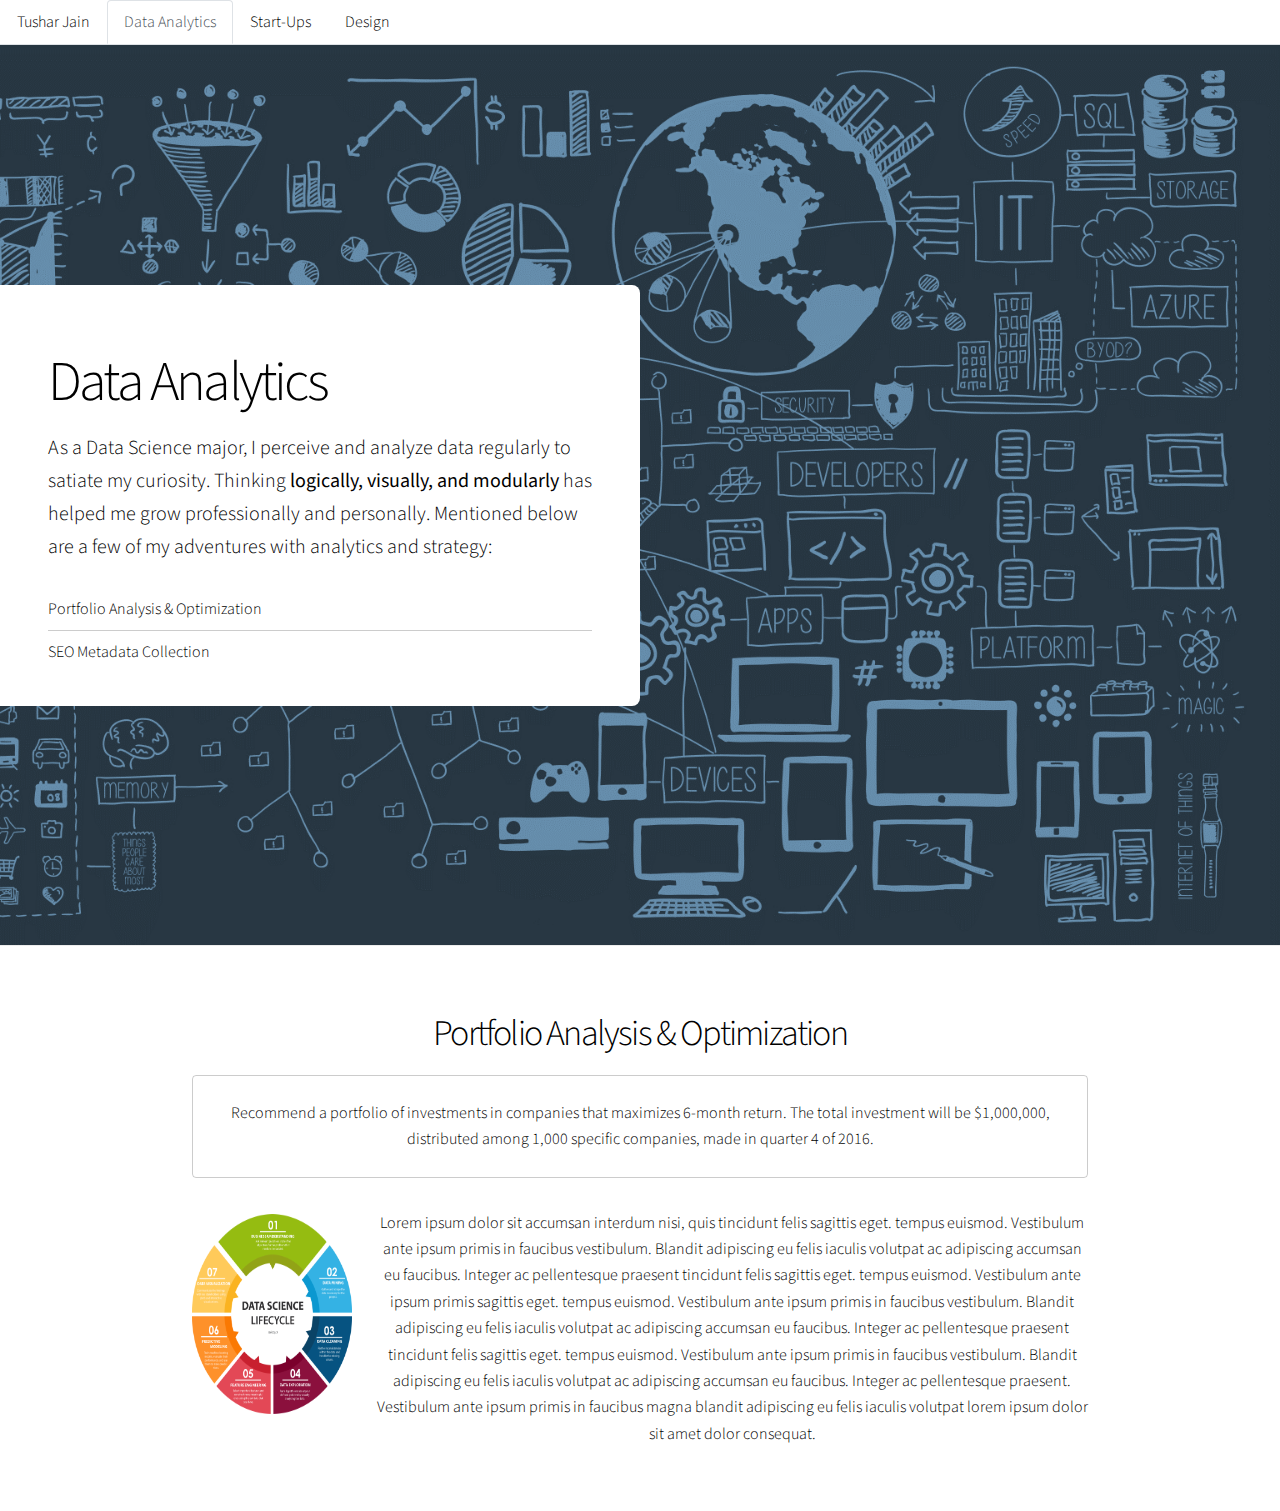
<file: data-analytics.html>
<html>
	<head>
		<title>Tushar Jain | UC Berkeley</title>
    <meta charset="utf-8" />
    <meta name="viewport" content="width=device-width, initial-scale=1, user-scalable=no" />
    <link rel="stylesheet" href="https://maxcdn.bootstrapcdn.com/bootstrap/4.0.0/css/bootstrap.min.css" integrity="sha384-Gn5384xqQ1aoWXA+058RXPxPg6fy4IWvTNh0E263XmFcJlSAwiGgFAW/dAiS6JXm" crossorigin="anonymous">
    <link rel="stylesheet" href="assets/css/main.css" />
    <noscript>
        <link rel="stylesheet" href="assets/css/noscript.css" /></noscript>
		<noscript><link rel="stylesheet" href="assets/css/noscript.css" /></noscript>
   
	</head>
	<body class="is-preload">
        
        <div id="wrapper" class="divided">
        
        <nav class="nav nav-tabs">
            <a class="nav-link" href="home.html">Tushar Jain</a>
            <a class="nav-link active" href="data-analytics.html">Data Analytics</a>
            <a class="nav-link" href="start-ups.html">Start-Ups</a>
            <a class="nav-link" href="design.html">Design</a>
<!--            <a class="nav-link" href="#">Blog</a>-->
            
        </nav>
        
        <section class="banner style2 orient-left content-align-left image-position-right fullscreen onload-image-fade-in onload-content-fade-right">
						<div class="content">
							<h1>Data Analytics</h1>
                            <p class="major">As a Data Science major, I perceive and analyze data regularly to satiate my curiosity. Thinking <b>logically, visually, and modularly</b> has helped me grow professionally and personally. Mentioned below are a few of my adventures with analytics and strategy:</p>
                            <ul class="alt">
                                <li> Portfolio Analysis & Optimization </li>
                                <li> SEO Metadata Collection</li>
                            </ul>
<!--
							<ul class="actions stacked">
								<li><a href="#first" class="button large wide smooth-scroll-middle">Get Started</a></li>
							</ul>
-->
						</div>
						<div class="image">
							<img src="images/datawall.png" alt="" />
						</div>
					</section>
            
            <section class="wrapper style1 align-center" id="first">
                <div class="inner">
                     <h2> Portfolio Analysis & Optimization </h2>
                <div class="content">
              
                    <div class ="box">
                        Recommend a portfolio of investments in companies that maximizes 6-month return. The total investment will be
                        $1,000,000, distributed among 1,000 specific companies, made in quarter 4 of 2016.
                    </div>
                    <p><article><span class="image left"><img src="images/datalife.png" alt=""  class ="zoom"/></span><align left>Lorem ipsum dolor sit accumsan interdum nisi, quis tincidunt felis sagittis eget. tempus euismod. Vestibulum ante ipsum primis in faucibus vestibulum. Blandit adipiscing eu felis iaculis volutpat ac adipiscing accumsan eu faucibus. Integer ac pellentesque praesent tincidunt felis sagittis eget. tempus euismod. Vestibulum ante ipsum primis sagittis eget. tempus euismod. Vestibulum ante ipsum primis in faucibus vestibulum. Blandit adipiscing eu felis iaculis volutpat ac adipiscing accumsan eu faucibus. Integer ac pellentesque praesent tincidunt felis sagittis eget. tempus euismod. Vestibulum ante ipsum primis in faucibus vestibulum. Blandit adipiscing eu felis iaculis volutpat ac adipiscing accumsan eu faucibus. Integer ac pellentesque praesent. Vestibulum ante ipsum primis in faucibus magna blandit adipiscing eu felis iaculis volutpat lorem ipsum dolor sit amet dolor consequat.</p>
                </div>
                </div>
            </section>
        </div>
        <!-- Scripts -->
			<script src="assets/js/jquery.min.js"></script>
    <script src="assets/js/jquery.scrollex.min.js"></script>
    <script src="assets/js/jquery.scrolly.min.js"></script>
    <script src="assets/js/browser.min.js"></script>
    <script src="assets/js/breakpoints.min.js"></script>
    <script src="assets/js/util.js"></script>
    <script src="assets/js/main.js"></script>
    <script src="https://code.jquery.com/jquery-3.2.1.slim.min.js" integrity="sha384-KJ3o2DKtIkvYIK3UENzmM7KCkRr/rE9/Qpg6aAZGJwFDMVNA/GpGFF93hXpG5KkN" crossorigin="anonymous"></script>
    <script src="https://cdnjs.cloudflare.com/ajax/libs/popper.js/1.12.9/umd/popper.min.js" integrity="sha384-ApNbgh9B+Y1QKtv3Rn7W3mgPxhU9K/ScQsAP7hUibX39j7fakFPskvXusvfa0b4Q" crossorigin="anonymous"></script>
    <script src="https://maxcdn.bootstrapcdn.com/bootstrap/4.0.0/js/bootstrap.min.js" integrity="sha384-JZR6Spejh4U02d8jOt6vLEHfe/JQGiRRSQQxSfFWpi1MquVdAyjUar5+76PVCmYl" crossorigin="anonymous"></script>
	</body>
</html>
</file>
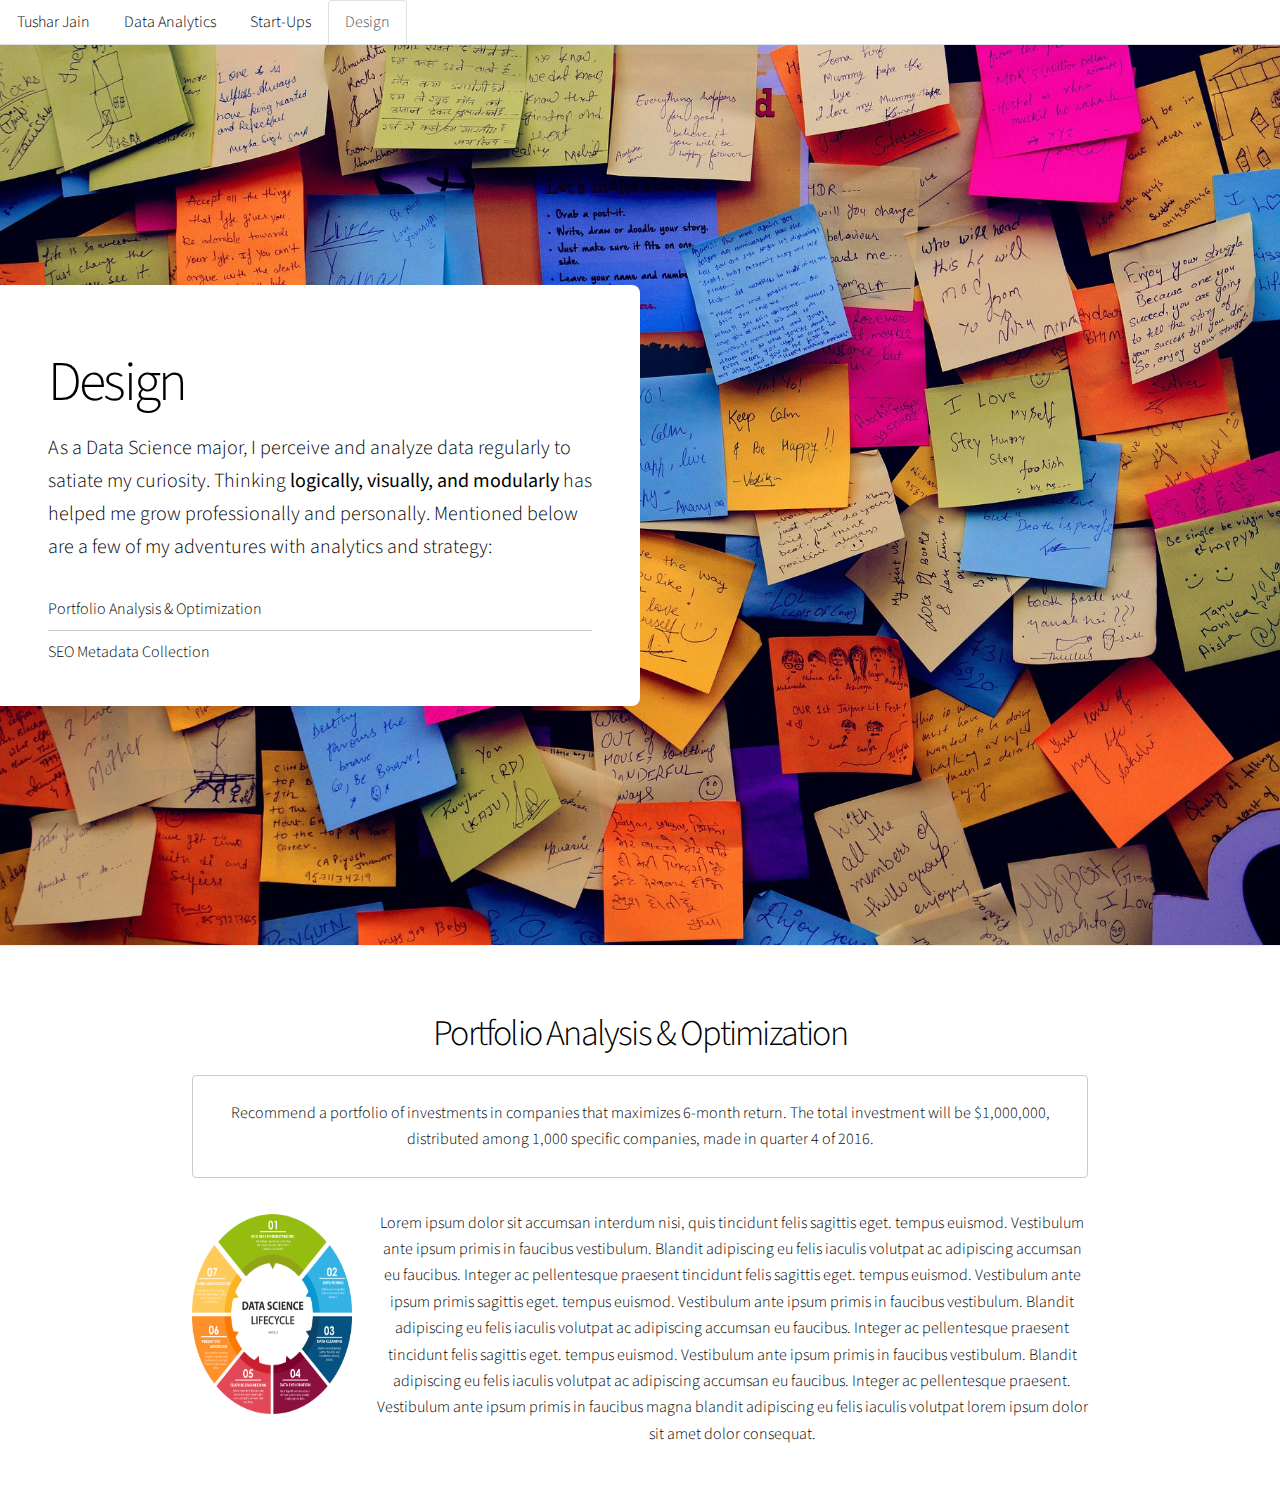
<file: design.html>
<html>
	<head>
		<title>Tushar Jain | UC Berkeley</title>
    <meta charset="utf-8" />
    <meta name="viewport" content="width=device-width, initial-scale=1, user-scalable=no" />
    <link rel="stylesheet" href="https://maxcdn.bootstrapcdn.com/bootstrap/4.0.0/css/bootstrap.min.css" integrity="sha384-Gn5384xqQ1aoWXA+058RXPxPg6fy4IWvTNh0E263XmFcJlSAwiGgFAW/dAiS6JXm" crossorigin="anonymous">
    <link rel="stylesheet" href="assets/css/main.css" />
    <noscript>
        <link rel="stylesheet" href="assets/css/noscript.css" /></noscript>
		<noscript><link rel="stylesheet" href="assets/css/noscript.css" /></noscript>
   
	</head>
	<body class="is-preload">
        
        <div id="wrapper" class="divided">
        
        <nav class="nav nav-tabs">
            <a class="nav-link" href="home.html">Tushar Jain</a>
            <a class="nav-link" href="data-analytics.html">Data Analytics</a>
            <a class="nav-link" href="start-ups.html">Start-Ups</a>
            <a class="nav-link active" href="design.html">Design</a>
<!--            <a class="nav-link" href="#">Blog</a>-->
            
        </nav>
        
        <section class="banner style2 orient-left content-align-left image-position-right fullscreen onload-image-fade-in onload-content-fade-right">
						<div class="content">
							<h1>Design</h1>
                            <p class="major">As a Data Science major, I perceive and analyze data regularly to satiate my curiosity. Thinking <b>logically, visually, and modularly</b> has helped me grow professionally and personally. Mentioned below are a few of my adventures with analytics and strategy:</p>
                            <ul class="alt">
                                <li> Portfolio Analysis & Optimization </li>
                                <li> SEO Metadata Collection</li>
                            </ul>
<!--
							<ul class="actions stacked">
								<li><a href="#first" class="button large wide smooth-scroll-middle">Get Started</a></li>
							</ul>
-->
						</div>
						<div class="image">
							<img src="images/designwall.jpeg" alt="" />
						</div>
					</section>
            
            <section class="wrapper style1 align-center" id="first">
                <div class="inner">
                     <h2> Portfolio Analysis & Optimization </h2>
                <div class="content">
              
                    <div class ="box">
                        Recommend a portfolio of investments in companies that maximizes 6-month return. The total investment will be
                        $1,000,000, distributed among 1,000 specific companies, made in quarter 4 of 2016.
                    </div>
                    <p><article><span class="image left"><img src="images/datalife.png" alt=""  class ="zoom"/></span><align left>Lorem ipsum dolor sit accumsan interdum nisi, quis tincidunt felis sagittis eget. tempus euismod. Vestibulum ante ipsum primis in faucibus vestibulum. Blandit adipiscing eu felis iaculis volutpat ac adipiscing accumsan eu faucibus. Integer ac pellentesque praesent tincidunt felis sagittis eget. tempus euismod. Vestibulum ante ipsum primis sagittis eget. tempus euismod. Vestibulum ante ipsum primis in faucibus vestibulum. Blandit adipiscing eu felis iaculis volutpat ac adipiscing accumsan eu faucibus. Integer ac pellentesque praesent tincidunt felis sagittis eget. tempus euismod. Vestibulum ante ipsum primis in faucibus vestibulum. Blandit adipiscing eu felis iaculis volutpat ac adipiscing accumsan eu faucibus. Integer ac pellentesque praesent. Vestibulum ante ipsum primis in faucibus magna blandit adipiscing eu felis iaculis volutpat lorem ipsum dolor sit amet dolor consequat.</p>
                </div>
                </div>
            </section>
        </div>
        <!-- Scripts -->
			<script src="assets/js/jquery.min.js"></script>
    <script src="assets/js/jquery.scrollex.min.js"></script>
    <script src="assets/js/jquery.scrolly.min.js"></script>
    <script src="assets/js/browser.min.js"></script>
    <script src="assets/js/breakpoints.min.js"></script>
    <script src="assets/js/util.js"></script>
    <script src="assets/js/main.js"></script>
    <script src="https://code.jquery.com/jquery-3.2.1.slim.min.js" integrity="sha384-KJ3o2DKtIkvYIK3UENzmM7KCkRr/rE9/Qpg6aAZGJwFDMVNA/GpGFF93hXpG5KkN" crossorigin="anonymous"></script>
    <script src="https://cdnjs.cloudflare.com/ajax/libs/popper.js/1.12.9/umd/popper.min.js" integrity="sha384-ApNbgh9B+Y1QKtv3Rn7W3mgPxhU9K/ScQsAP7hUibX39j7fakFPskvXusvfa0b4Q" crossorigin="anonymous"></script>
    <script src="https://maxcdn.bootstrapcdn.com/bootstrap/4.0.0/js/bootstrap.min.js" integrity="sha384-JZR6Spejh4U02d8jOt6vLEHfe/JQGiRRSQQxSfFWpi1MquVdAyjUar5+76PVCmYl" crossorigin="anonymous"></script>
	</body>
</html>
</file>
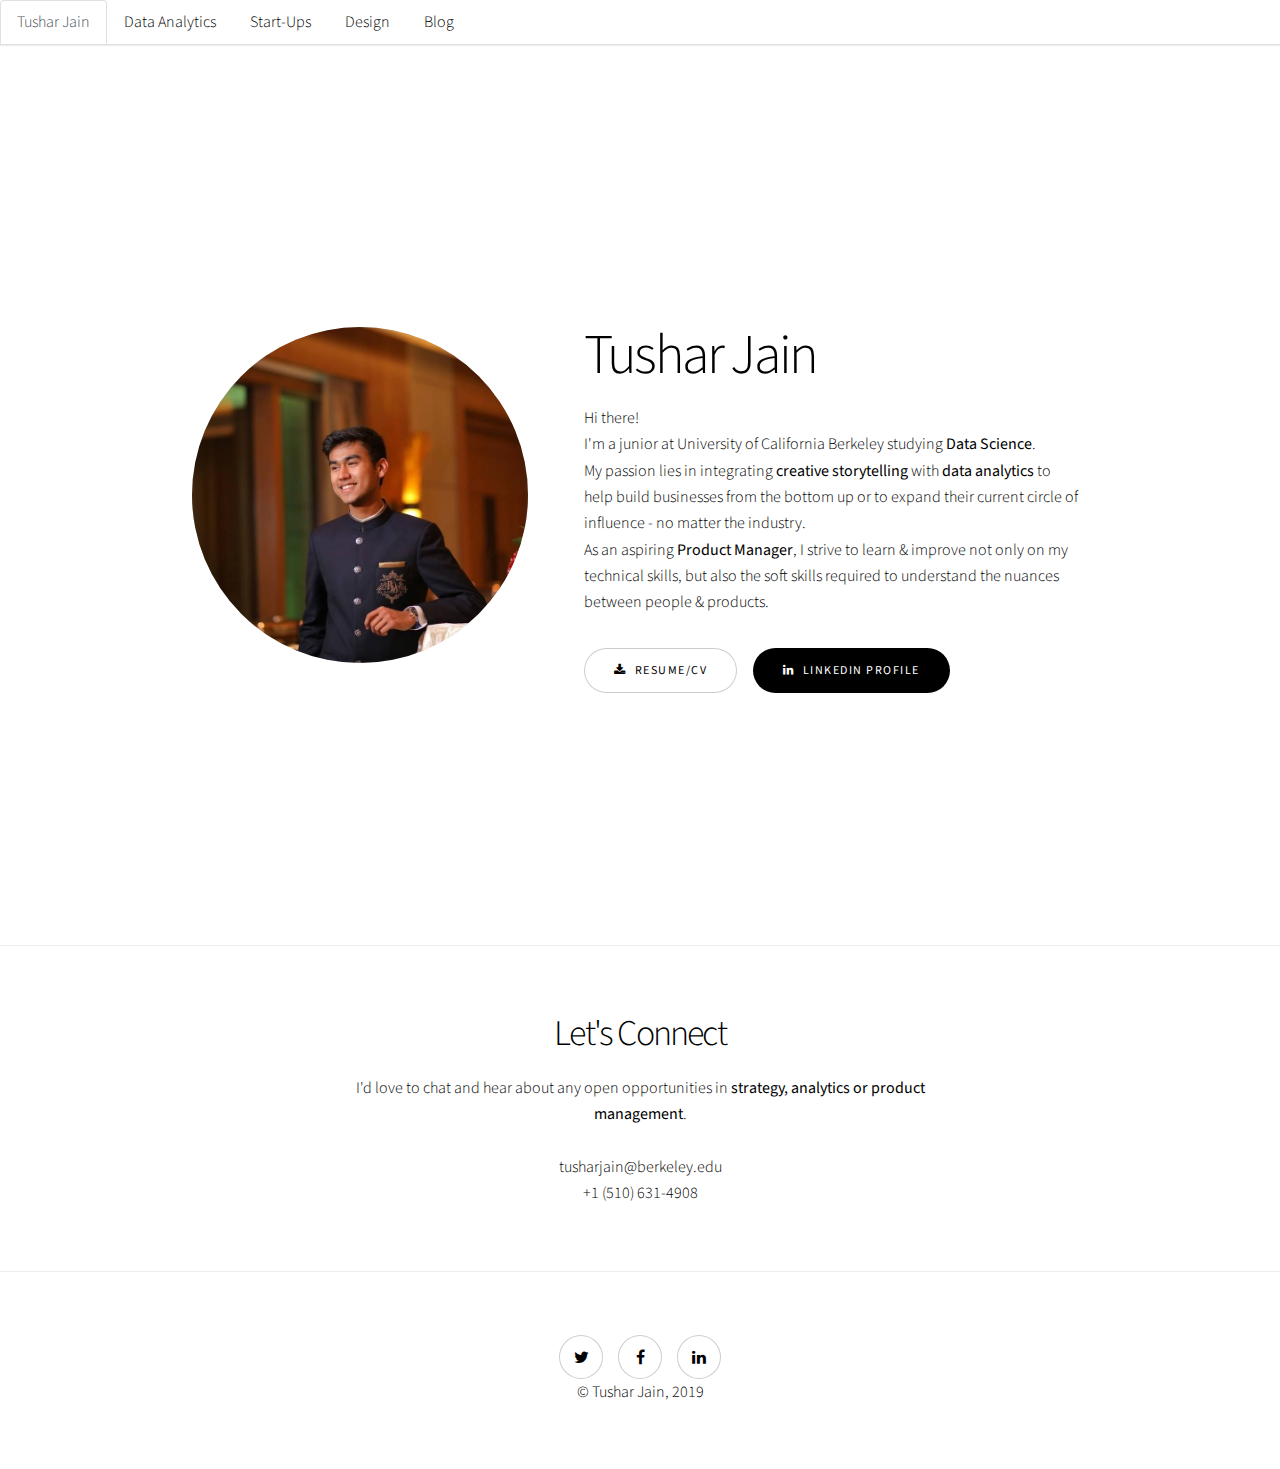
<file: home.html>
<!DOCTYPE HTML>
<!--
	Story by HTML5 UP
	html5up.net | @ajlkn
	Free for personal and commercial use under the CCA 3.0 license (html5up.net/license)
-->
<html>

<head>
    <title>Tushar Jain | UC Berkeley</title>
    <meta charset="utf-8" />
    <meta name="viewport" content="width=device-width, initial-scale=1, user-scalable=no" />
    <link rel="stylesheet" href="https://maxcdn.bootstrapcdn.com/bootstrap/4.0.0/css/bootstrap.min.css" integrity="sha384-Gn5384xqQ1aoWXA+058RXPxPg6fy4IWvTNh0E263XmFcJlSAwiGgFAW/dAiS6JXm" crossorigin="anonymous">
    <link rel="stylesheet" href="assets/css/main.css" />
    <noscript>
        <link rel="stylesheet" href="assets/css/noscript.css" /></noscript>

</head>

<body class="is-preload">

    <div id="wrapper" class="divided">

    
        <nav class="nav nav-tabs">
            <a class="nav-link active nav-brand" href="home.html">Tushar Jain</a>
            <a class="nav-link" href="data-analytics.html">Data Analytics</a>
            <a class="nav-link" href="#">Start-Ups</a>
            <a class="nav-link" href="#">Design</a>
            <a class="nav-link" href="#">Blog</a>
            
        </nav>
        <!--
        <nav class="navbar navbar-expand-md navbar-dark bg-dark">
            <a class="navbar-brand" href="#">Tushar Jain</a>
            <button class="navbar-toggler" type="button" data-toggle="collapse" data-target="#navbarNavAltMarkup" aria-controls="navbarNavAltMarkup" aria-expanded="false" aria-label="Toggle navigation">
                <span class="navbar-toggler-icon"></span>
            </button>
            <div class="collapse navbar-collapse" id="navbarNavAltMarkup">
                <div class="navbar-nav">
                    <a class="nav-item nav-link active" href="#">Home <span class="sr-only">(current)</span></a>
                    <a class="nav-item nav-link" href="#">Features</a>
                    <a class="nav-item nav-link" href="#">Pricing</a>
                    <a class="nav-item nav-link disabled" href="#">Disabled</a>
                </div>
            </div>
        </nav>

-->
        <!-- One 

					<section class="banner style3 orient-left content-align-left image-position-right fullscreen onload-image-fade-in onload-content-fade-right">
						<div class="content">
<!--
							<h1>Tushar Jain</h1>
							<p class="major">A (modular, highly tweakable) responsive one-page template designed by <a href="https://html5up.net">HTML5 UP</a> and released for free under the <a href="https://html5up.net/license">Creative Commons</a>.</p>
-->
        <section class="banner style3 orient-right content-align-left image-position-right fullscreen onload-image-fade-in onload-content-fade-right">
            <div class="content">
                <h1>Tushar Jain</h1>
                <p class="minor">​Hi there!<br> I'm a junior at University of California Berkeley studying <b>Data Science</b>.<br> My passion lies in integrating <b>creative storytelling</b> with <b>data analytics</b> to help build businesses from the bottom up or to expand their current circle of influence - no matter the industry. <br> As an aspiring <b>Product Manager</b>, I strive to learn & improve not only on my technical skills, but also the soft skills required to understand the nuances between people & products.</p>
                <ul class="actions">
                    <li><a href="docs/Tushar_Jain_Resume_2019.pdf" download class="button icon fa-download">Resume/CV</a></li>
                    <li><a href="https://www.linkedin.com/in/tushar0101/" class="button primary icon fa-linkedin" target="_blank">LinkedIn Profile</a></li>
                </ul>
            </div>
            <div class="image">
                <img src="images/profile.jpg" alt="" />
            </div>
        </section>

        <!-- Two -->
        <!--
					<section class="spotlight style1 orient-right content-align-left image-position-center onscroll-image-fade-in" id="first">
						<div class="content">
							<h2>Senda Athletics</h2>
							<p> A bay-area startup to sell futsal balls, Senda was started with a clear goal: disrupt the industry by embracing Fair Trade, bringing back craftsmanship, promoting joyfully playing, and improving lives along the way. Senda works to turn the current business model on its head. The model of major brands paying players millions for endorsements, while going to the developing world and making factories compete to offer them the lowest price (often at the expense of workers) is a broken model that needs to be changed. </p>
							<ul class="actions stacked">
								<li><a href="#" class="button">Learn More</a></li>
							</ul>
						</div>
						<div class="image">
							<img src="images/Senda.jpg" alt="" />
						</div>
					</section>
-->

        <!-- Three -->
        <!--
					<section class="spotlight style1 orient-left content-align-left image-position-center onscroll-image-fade-in">
						<div class="content">
							<h2>LifeWork Holdings Inc.</h2>
							<p>We are on a mission to make remote, freelance work a sustainable, inclusive career choice. We see a world where everyone gets to work as they choose. Your hours. Your workplace. Your rules.No more finding clients, filing expenses, and chasing payments. In our future, we only do enjoyable, appropriate, and meaningful work. LifeWork is the freelance work platform that puts you, the freelancer, first. We believe the biggest problem in freelancing is income insecurity. Insecure income robs us of our flexibility - the reason we became freelancers! We’re going to employ freelancers to give them flexicurity. </p>
							<ul class="actions stacked">
								<li><a href="#" class="button">Learn More</a></li>
							</ul>
						</div>
						<div class="image">
							<img src="images/lifework.jpg" alt="" />
						</div>
					</section>
-->

        <!-- Four -->
        <!--
					<section class="spotlight style1 orient-right content-align-left image-position-center onscroll-image-fade-in">
						<div class="content">
							<h2>Crisp That</h2>
							<p>Crisp gives you the freedom of renting. Access the latest and highest quality gear, and use it as if you own it. Reserving items via Crisp means don’t have to pay full prices upfront or invest a lot of money in things that quickly go out of date. Rent as long as you want and pay as you use it. So you can experience more, waste less, and get the amazing things you want today.</p>
							<ul class="actions stacked">
								<li><a href="#" class="button">Learn More</a></li>
							</ul>
						</div>
						<div class="image">
							<img src="images/spotlight03.jpg" alt="" />
						</div>
					</section>
-->
        <!-- Four II -->
        <!--
					<section class="spotlight style1 orient-left content-align-left image-position-center onscroll-image-fade-in">
						<div class="content">
							<h2>NeuroGuard</h2>
							<p>We are a team of engineers, pharmacist scientist, and business backgrounds united around a common goal : Make the life of a brain cancer patient easier. This team created NeuroGuard, a medical device startup that puts patients in control of their health. With our product, patients diagnosed with brain cancer no longer need to spend time and money on an MRI.</p>
							<ul class="actions stacked">
								<li><a href="#" class="button">Learn More</a></li>
							</ul>
						</div>
						<div class="image">
							<img src="images/spotlight01.jpg" alt="" />
						</div>
					</section>
-->

        <!-- Five -->
        <!--	<section class="wrapper style1 align-center">
						<div class="inner">
							<h2>Projects</h2>
							<p>Lorem ipsum dolor sit amet, consectetur adipiscing elit. Morbi id ante sed ex pharetra lacinia sit amet vel massa. Donec facilisis laoreet nulla eu bibendum. Donec ut ex risus. Fusce lorem lectus, pharetra pretium massa et, hendrerit vestibulum odio lorem ipsum.</p>
						</div>

						 Gallery 
							<div class="gallery style2 medium lightbox onscroll-fade-in">
								<article>
									<a href="images/gallery/fulls/01.jpg" class="image">
										<img src="images/gallery/thumbs/01.jpg" alt="" />
									</a>
									<div class="caption">
										<h3>Carmour</h3>
										<p>Lorem ipsum dolor amet, consectetur magna etiam elit. Etiam sed ultrices.</p>
										<ul class="actions fixed">
											<li><span class="button small">Details</span></li>
										</ul>
									</div>
								</article>
								<article>
									<a href="images/gallery/fulls/02.jpg" class="image">
										<img src="images/gallery/thumbs/02.jpg" alt="" />
									</a>
									<div class="caption">
										<h3>GapFinder</h3>
										<p>Lorem ipsum dolor amet, consectetur magna etiam elit. Etiam sed ultrices.</p>
										<ul class="actions fixed">
											<li><span class="button small">Details</span></li>
										</ul>
									</div>
								</article>
								<article>
									<a href="images/gallery/fulls/03.jpg" class="image">
										<img src="images/gallery/thumbs/03.jpg" alt="" />
									</a>
									<div class="caption">
										<h3>Piezoelectric Tiles</h3>
										<p>Lorem ipsum dolor amet, consectetur magna etiam elit. Etiam sed ultrices.</p>
										<ul class="actions fixed">
											<li><span class="button small">Details</span></li>
										</ul>
									</div>
								</article>
								<article>
									<a href="images/gallery/fulls/04.jpg" class="image">
										<img src="images/gallery/thumbs/04.jpg" alt="" />
									</a>
									<div class="caption">
										<h3>Acoustic Proofing</h3>
										<p>Lorem ipsum dolor amet, consectetur magna etiam elit. Etiam sed ultrices.</p>
										<ul class="actions fixed">
											<li><span class="button small">Details</span></li>
										</ul>
									</div>
								</article>
								<article>
									<a href="images/gallery/fulls/05.jpg" class="image">
										<img src="images/gallery/thumbs/05.jpg" alt="" />
									</a>
									<div class="caption">
										<h3>DataBus</h3>
										<p>Lorem ipsum dolor amet, consectetur magna etiam elit. Etiam sed ultrices.</p>
										<ul class="actions fixed">
											<li><span class="button small">Details</span></li>
										</ul>
									</div>
								</article>
								<article>
									<a href="images/gallery/fulls/06.jpg" class="image">
										<img src="images/gallery/thumbs/06.jpg" alt="" />
									</a>
									<div class="caption">
										<h3>Portfolio Analysis</h3>
										<p>Lorem ipsum dolor amet, consectetur magna etiam elit. Etiam sed ultrices.</p>
										<ul class="actions fixed">
											<li><span class="button small">Details</span></li>
										</ul>
									</div>
								</article>
								<article>
									<a href="images/gallery/fulls/07.jpg" class="image">
										<img src="images/gallery/thumbs/07.jpg" alt="" />
									</a>
									<div class="caption">
										<h3>Ipsum Lorem</h3>
										<p>Lorem ipsum dolor amet, consectetur magna etiam elit. Etiam sed ultrices.</p>
										<ul class="actions fixed">
											<li><span class="button small">Details</span></li>
										</ul>
									</div>
								</article>
								<article>
									<a href="images/gallery/fulls/08.jpg" class="image">
										<img src="images/gallery/thumbs/08.jpg" alt="" />
									</a>
									<div class="caption">
										<h3>Magna Risus</h3>
										<p>Lorem ipsum dolor amet, consectetur magna etiam elit. Etiam sed ultrices.</p>
										<ul class="actions fixed">
											<li><span class="button small">Details</span></li>
										</ul>
									</div>
								</article>
								<article>
									<a href="images/gallery/fulls/09.jpg" class="image">
										<img src="images/gallery/thumbs/09.jpg" alt="" />
									</a>
									<div class="caption">
										<h3>Tempus Dolor</h3>
										<p>Lorem ipsum dolor amet, consectetur magna etiam elit. Etiam sed ultrices.</p>
										<ul class="actions fixed">
											<li><span class="button small">Details</span></li>
										</ul>
									</div>
								</article>
								<article>
									<a href="images/gallery/fulls/10.jpg" class="image">
										<img src="images/gallery/thumbs/10.jpg" alt="" />
									</a>
									<div class="caption">
										<h3>Sed Etiam</h3>
										<p>Lorem ipsum dolor amet, consectetur magna etiam elit. Etiam sed ultrices.</p>
										<ul class="actions fixed">
											<li><span class="button small">Details</span></li>
										</ul>
									</div>
								</article>
								<article>
									<a href="images/gallery/fulls/11.jpg" class="image">
										<img src="images/gallery/thumbs/11.jpg" alt="" />
									</a>
									<div class="caption">
										<h3>Magna Lorem</h3>
										<p>Lorem ipsum dolor amet, consectetur magna etiam elit. Etiam sed ultrices.</p>
										<ul class="actions fixed">
											<li><span class="button small">Details</span></li>
										</ul>
									</div>
								</article>
								<article>
									<a href="images/gallery/fulls/12.jpg" class="image">
										<img src="images/gallery/thumbs/12.jpg" alt="" />
									</a>
									<div class="caption">
										<h3>Ipsum Dolor</h3>
										<p>Lorem ipsum dolor amet, consectetur magna etiam elit. Etiam sed ultrices.</p>
										<ul class="actions fixed">
											<li><span class="button small">Details</span></li>
										</ul>
									</div>
								</article>
							</div>

					</section>
                -->
        <!--
                 Carousel 
                    <section class="wrapper style align-center">
                        
                    </section>
-->

        <!-- Six -->
        <!--
					<section class="wrapper style1 align-center">
						<div class="inner">
							<h2>Ipsum sed consequat</h2>
							<p>Lorem ipsum dolor sit amet, consectetur adipiscing elit. Morbi id ante sed ex pharetra lacinia sit amet vel massa. Donec facilisis laoreet nulla eu bibendum. Donec ut ex risus. Fusce lorem lectus, pharetra pretium massa et, hendrerit vestibulum odio lorem ipsum.</p>
							<div class="items style1 medium onscroll-fade-in">
								<section>
									<span class="icon style2 major fa-diamond"></span>
									<h3>Lorem</h3>
									<p>Lorem ipsum dolor sit amet, consectetur adipiscing elit. Morbi dui turpis, cursus eget orci amet aliquam congue semper. Etiam eget ultrices risus nec tempor elit.</p>
								</section>
								<section>
									<span class="icon style2 major fa-save"></span>
									<h3>Ipsum</h3>
									<p>Lorem ipsum dolor sit amet, consectetur adipiscing elit. Morbi dui turpis, cursus eget orci amet aliquam congue semper. Etiam eget ultrices risus nec tempor elit.</p>
								</section>
								<section>
									<span class="icon style2 major fa-bar-chart"></span>
									<h3>Dolor</h3>
									<p>Lorem ipsum dolor sit amet, consectetur adipiscing elit. Morbi dui turpis, cursus eget orci amet aliquam congue semper. Etiam eget ultrices risus nec tempor elit.</p>
								</section>
								<section>
									<span class="icon style2 major fa-wifi"></span>
									<h3>Amet</h3>
									<p>Lorem ipsum dolor sit amet, consectetur adipiscing elit. Morbi dui turpis, cursus eget orci amet aliquam congue semper. Etiam eget ultrices risus nec tempor elit.</p>
								</section>
								<section>
									<span class="icon style2 major fa-cog"></span>
									<h3>Magna</h3>
									<p>Lorem ipsum dolor sit amet, consectetur adipiscing elit. Morbi dui turpis, cursus eget orci amet aliquam congue semper. Etiam eget ultrices risus nec tempor elit.</p>
								</section>
								<section>
									<span class="icon style2 major fa-paper-plane"></span>
									<h3>Tempus</h3>
									<p>Lorem ipsum dolor sit amet, consectetur adipiscing elit. Morbi dui turpis, cursus eget orci amet aliquam congue semper. Etiam eget ultrices risus nec tempor elit.</p>
								</section>
								<section>
									<span class="icon style2 major fa-desktop"></span>
									<h3>Aliquam</h3>
									<p>Lorem ipsum dolor sit amet, consectetur adipiscing elit. Morbi dui turpis, cursus eget orci amet aliquam congue semper. Etiam eget ultrices risus nec tempor elit.</p>
								</section>
								<section>
									<span class="icon style2 major fa-refresh"></span>
									<h3>Elit</h3>
									<p>Lorem ipsum dolor sit amet, consectetur adipiscing elit. Morbi dui turpis, cursus eget orci amet aliquam congue semper. Etiam eget ultrices risus nec tempor elit.</p>
								</section>
								<section>
									<span class="icon style2 major fa-hashtag"></span>
									<h3>Morbi</h3>
									<p>Lorem ipsum dolor sit amet, consectetur adipiscing elit. Morbi dui turpis, cursus eget orci amet aliquam congue semper. Etiam eget ultrices risus nec tempor elit.</p>
								</section>
								<section>
									<span class="icon style2 major fa-bolt"></span>
									<h3>Turpis</h3>
									<p>Lorem ipsum dolor sit amet, consectetur adipiscing elit. Morbi dui turpis, cursus eget orci amet aliquam congue semper. Etiam eget ultrices risus nec tempor elit.</p>
								</section>
								<section>
									<span class="icon style2 major fa-envelope"></span>
									<h3>Ultrices</h3>
									<p>Lorem ipsum dolor sit amet, consectetur adipiscing elit. Morbi dui turpis, cursus eget orci amet aliquam congue semper. Etiam eget ultrices risus nec tempor elit.</p>
								</section>
								<section>
									<span class="icon style2 major fa-leaf"></span>
									<h3>Risus</h3>
									<p>Lorem ipsum dolor sit amet, consectetur adipiscing elit. Morbi dui turpis, cursus eget orci amet aliquam congue semper. Etiam eget ultrices risus nec tempor elit.</p>
								</section>
							</div>
						</div>
					</section>
-->

        <!-- Seven -->
        <section class="wrapper style1 align-center">
            <div class="inner medium">
                <h2>Let's Connect</h2>
                <p>I'd love to chat and hear about any open opportunities in <b> strategy, analytics or product management</b>. <br> <br>tusharjain@berkeley.edu <br> +1 (510) 631-4908</p>
                <!--
							<form method="post" action="#">
								<div class="fields">
									<div class="field half">
										<label for="name">Name</label>
										<input type="text" name="name" id="name" value="" />
									</div>
									<div class="field half">
										<label for="email">Email</label>
										<input type="email" name="email" id="email" value="" />
									</div>
									<div class="field">
										<label for="message">Message</label>
										<textarea name="message" id="message" rows="6"></textarea>
									</div>
								</div>
								<ul class="actions special">
									<li><input type="submit" name="submit" id="submit" value="Send Message" /></li>
								</ul>
							</form>
-->

            </div>
        </section>

        <!-- Footer -->
        <footer class="wrapper style1 align-center">
            <div class="inner">
                <ul class="icons">
                    <li><a href="#" class="icon style2 fa-twitter"><span class="label">Twitter</span></a></li>
                    <li><a href="https://www.facebook.com/TusharJain0101" class="icon style2 fa-facebook"><span class="label">Facebook</span></a></li>
                    <li><a href="https://www.linkedin.com/in/tushar0101/" class="icon style2 fa-linkedin"><span class="label">LinkedIn</span></a></li>
                </ul>
                <p>&copy; Tushar Jain, 2019</p>
            </div>
        </footer>

    </div>

    <!-- Scripts -->
    <script src="assets/js/jquery.min.js"></script>
    <script src="assets/js/jquery.scrollex.min.js"></script>
    <script src="assets/js/jquery.scrolly.min.js"></script>
    <script src="assets/js/browser.min.js"></script>
    <script src="assets/js/breakpoints.min.js"></script>
    <script src="assets/js/util.js"></script>
    <script src="assets/js/main.js"></script>
    <script src="https://code.jquery.com/jquery-3.2.1.slim.min.js" integrity="sha384-KJ3o2DKtIkvYIK3UENzmM7KCkRr/rE9/Qpg6aAZGJwFDMVNA/GpGFF93hXpG5KkN" crossorigin="anonymous"></script>
    <script src="https://cdnjs.cloudflare.com/ajax/libs/popper.js/1.12.9/umd/popper.min.js" integrity="sha384-ApNbgh9B+Y1QKtv3Rn7W3mgPxhU9K/ScQsAP7hUibX39j7fakFPskvXusvfa0b4Q" crossorigin="anonymous"></script>
    <script src="https://maxcdn.bootstrapcdn.com/bootstrap/4.0.0/js/bootstrap.min.js" integrity="sha384-JZR6Spejh4U02d8jOt6vLEHfe/JQGiRRSQQxSfFWpi1MquVdAyjUar5+76PVCmYl" crossorigin="anonymous"></script>

</body>

</html>
</file>
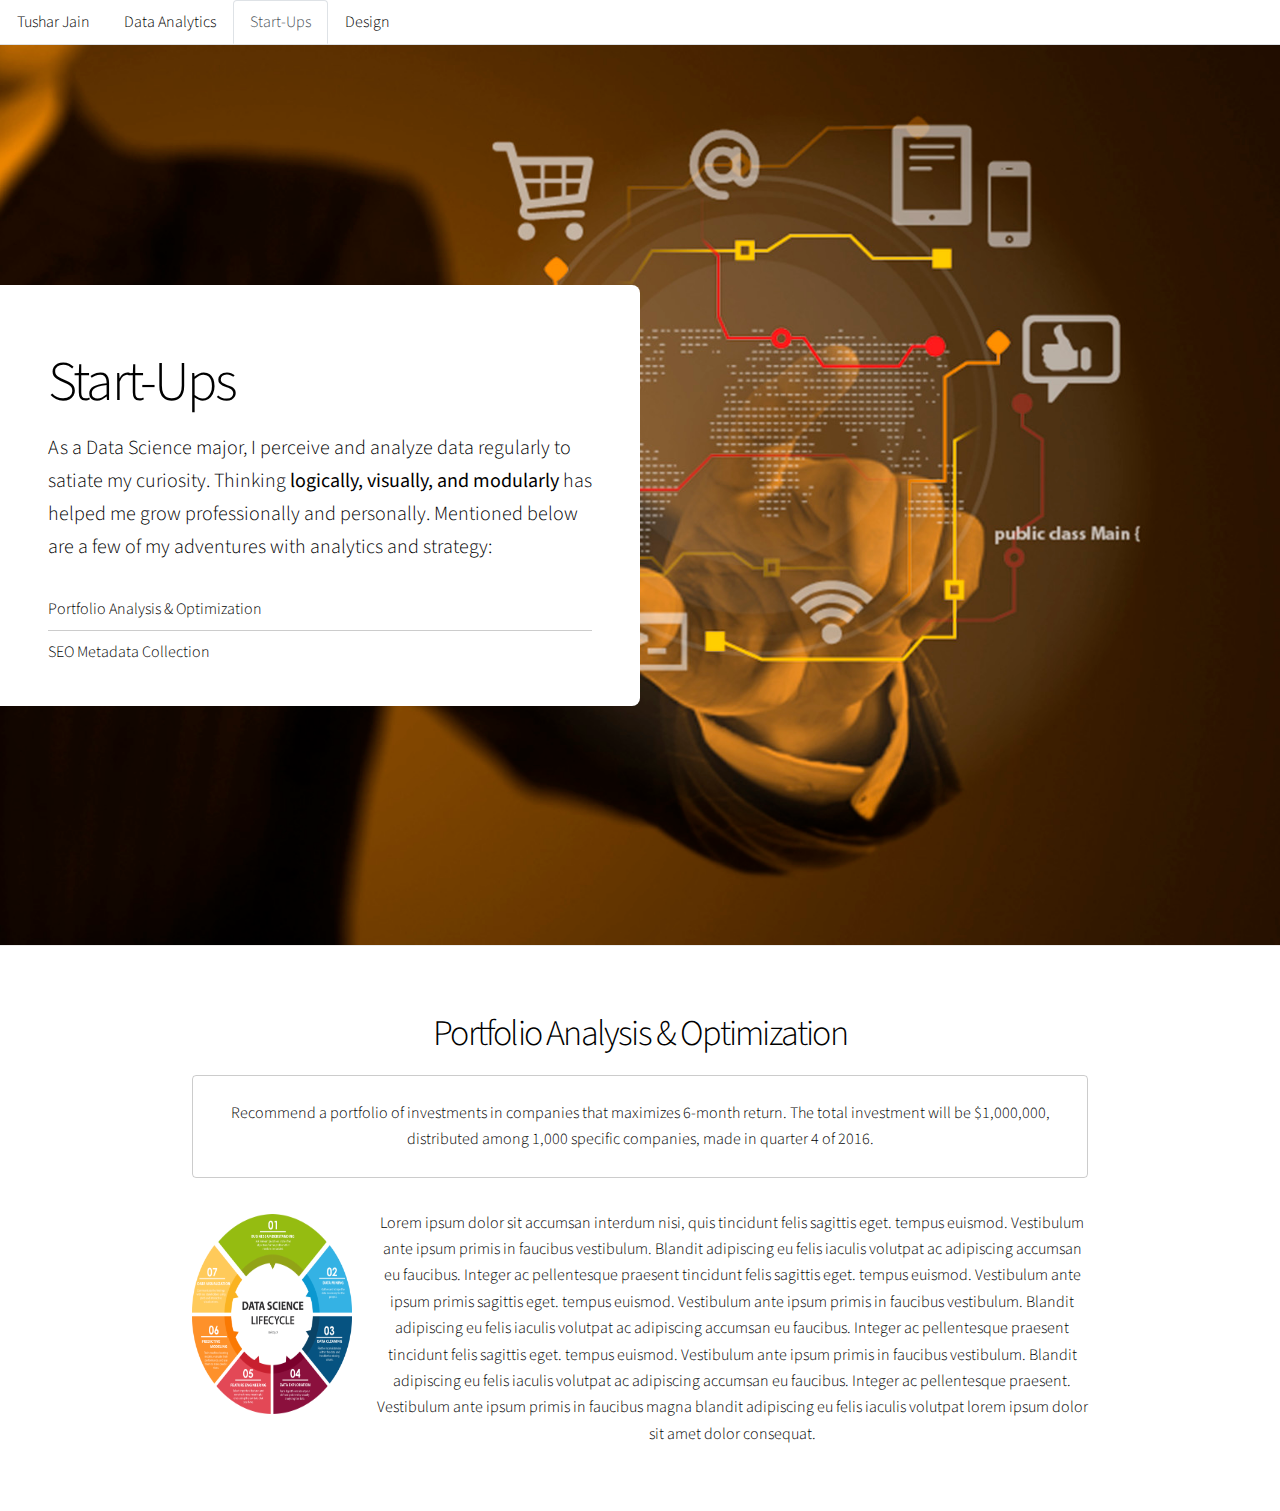
<file: start-ups.html>
<html>
	<head>
		<title>Tushar Jain | UC Berkeley</title>
    <meta charset="utf-8" />
    <meta name="viewport" content="width=device-width, initial-scale=1, user-scalable=no" />
    <link rel="stylesheet" href="https://maxcdn.bootstrapcdn.com/bootstrap/4.0.0/css/bootstrap.min.css" integrity="sha384-Gn5384xqQ1aoWXA+058RXPxPg6fy4IWvTNh0E263XmFcJlSAwiGgFAW/dAiS6JXm" crossorigin="anonymous">
    <link rel="stylesheet" href="assets/css/main.css" />
    <noscript>
        <link rel="stylesheet" href="assets/css/noscript.css" /></noscript>
		<noscript><link rel="stylesheet" href="assets/css/noscript.css" /></noscript>
   
	</head>
	<body class="is-preload">
        
        <div id="wrapper" class="divided">
        
        <nav class="nav nav-tabs">
            <a class="nav-link" href="home.html">Tushar Jain</a>
            <a class="nav-link" href="data-analytics.html">Data Analytics</a>
            <a class="nav-link active" href="start-ups.html">Start-Ups</a>
            <a class="nav-link" href="design.html">Design</a>
<!--            <a class="nav-link" href="#">Blog</a>-->
            
        </nav>
        
        <section class="banner style2 orient-left content-align-left image-position-right fullscreen onload-image-fade-in onload-content-fade-right">
						<div class="content">
							<h1>Start-Ups</h1>
                            <p class="major">As a Data Science major, I perceive and analyze data regularly to satiate my curiosity. Thinking <b>logically, visually, and modularly</b> has helped me grow professionally and personally. Mentioned below are a few of my adventures with analytics and strategy:</p>
                            <ul class="alt">
                                <li> Portfolio Analysis & Optimization </li>
                                <li> SEO Metadata Collection</li>
                            </ul>
<!--
							<ul class="actions stacked">
								<li><a href="#first" class="button large wide smooth-scroll-middle">Get Started</a></li>
							</ul>
-->
						</div>
						<div class="image">
							<img src="images/startupwall5.jpg" alt="" />
						</div>
					</section>
            
            <section class="wrapper style1 align-center" id="first">
                <div class="inner">
                     <h2> Portfolio Analysis & Optimization </h2>
                <div class="content">
              
                    <div class ="box">
                        Recommend a portfolio of investments in companies that maximizes 6-month return. The total investment will be
                        $1,000,000, distributed among 1,000 specific companies, made in quarter 4 of 2016.
                    </div>
                    <p><article><span class="image left"><img src="images/datalife.png" alt=""  class ="zoom"/></span><align left>Lorem ipsum dolor sit accumsan interdum nisi, quis tincidunt felis sagittis eget. tempus euismod. Vestibulum ante ipsum primis in faucibus vestibulum. Blandit adipiscing eu felis iaculis volutpat ac adipiscing accumsan eu faucibus. Integer ac pellentesque praesent tincidunt felis sagittis eget. tempus euismod. Vestibulum ante ipsum primis sagittis eget. tempus euismod. Vestibulum ante ipsum primis in faucibus vestibulum. Blandit adipiscing eu felis iaculis volutpat ac adipiscing accumsan eu faucibus. Integer ac pellentesque praesent tincidunt felis sagittis eget. tempus euismod. Vestibulum ante ipsum primis in faucibus vestibulum. Blandit adipiscing eu felis iaculis volutpat ac adipiscing accumsan eu faucibus. Integer ac pellentesque praesent. Vestibulum ante ipsum primis in faucibus magna blandit adipiscing eu felis iaculis volutpat lorem ipsum dolor sit amet dolor consequat.</p>
                </div>
                </div>
            </section>
        </div>
        <!-- Scripts -->
			<script src="assets/js/jquery.min.js"></script>
    <script src="assets/js/jquery.scrollex.min.js"></script>
    <script src="assets/js/jquery.scrolly.min.js"></script>
    <script src="assets/js/browser.min.js"></script>
    <script src="assets/js/breakpoints.min.js"></script>
    <script src="assets/js/util.js"></script>
    <script src="assets/js/main.js"></script>
    <script src="https://code.jquery.com/jquery-3.2.1.slim.min.js" integrity="sha384-KJ3o2DKtIkvYIK3UENzmM7KCkRr/rE9/Qpg6aAZGJwFDMVNA/GpGFF93hXpG5KkN" crossorigin="anonymous"></script>
    <script src="https://cdnjs.cloudflare.com/ajax/libs/popper.js/1.12.9/umd/popper.min.js" integrity="sha384-ApNbgh9B+Y1QKtv3Rn7W3mgPxhU9K/ScQsAP7hUibX39j7fakFPskvXusvfa0b4Q" crossorigin="anonymous"></script>
    <script src="https://maxcdn.bootstrapcdn.com/bootstrap/4.0.0/js/bootstrap.min.js" integrity="sha384-JZR6Spejh4U02d8jOt6vLEHfe/JQGiRRSQQxSfFWpi1MquVdAyjUar5+76PVCmYl" crossorigin="anonymous"></script>
	</body>
</html>
</file>
<file: assets/css/noscript.css>
/*
	Story by HTML5 UP
	html5up.net | @ajlkn
	Free for personal and commercial use under the CCA 3.0 license (html5up.net/license)
*/

/* Banner (transitions) */

	.banner.onload-content-fade-up .content {
		-moz-transition: none;
		-webkit-transition: none;
		-ms-transition: none;
		transition: none;
	}

	body.is-preload .banner.onload-content-fade-up .content {
		-moz-transform: none;
		-webkit-transform: none;
		-ms-transform: none;
		transform: none;
		opacity: 1;
	}

	.banner.onload-content-fade-down .content {
		-moz-transition: none;
		-webkit-transition: none;
		-ms-transition: none;
		transition: none;
	}

	body.is-preload .banner.onload-content-fade-down .content {
		-moz-transform: none;
		-webkit-transform: none;
		-ms-transform: none;
		transform: none;
		opacity: 1;
	}

	.banner.onload-content-fade-left .content {
		-moz-transition: none;
		-webkit-transition: none;
		-ms-transition: none;
		transition: none;
	}

	body.is-preload .banner.onload-content-fade-left .content {
		-moz-transform: none;
		-webkit-transform: none;
		-ms-transform: none;
		transform: none;
		opacity: 1;
	}

	.banner.onload-content-fade-right .content {
		-moz-transition: none;
		-webkit-transition: none;
		-ms-transition: none;
		transition: none;
	}

	body.is-preload .banner.onload-content-fade-right .content {
		-moz-transform: none;
		-webkit-transform: none;
		-ms-transform: none;
		transform: none;
		opacity: 1;
	}

	.banner.onload-content-fade-in .content {
		-moz-transition: none;
		-webkit-transition: none;
		-ms-transition: none;
		transition: none;
	}

	body.is-preload .banner.onload-content-fade-in .content {
		-moz-transform: none;
		-webkit-transform: none;
		-ms-transform: none;
		transform: none;
		opacity: 1;
	}

	.banner.onload-image-fade-up .image {
		-moz-transition: none;
		-webkit-transition: none;
		-ms-transition: none;
		transition: none;
	}

		.banner.onload-image-fade-up .image img {
			-moz-transition: none;
			-webkit-transition: none;
			-ms-transition: none;
			transition: none;
		}

	body.is-preload .banner.onload-image-fade-up .image {
		-moz-transform: none;
		-webkit-transform: none;
		-ms-transform: none;
		transform: none;
		opacity: 1;
	}

		body.is-preload .banner.onload-image-fade-up .image img {
			opacity: 1;
		}

	.banner.onload-image-fade-down .image {
		-moz-transition: none;
		-webkit-transition: none;
		-ms-transition: none;
		transition: none;
	}

		.banner.onload-image-fade-down .image img {
			-moz-transition: none;
			-webkit-transition: none;
			-ms-transition: none;
			transition: none;
		}

	body.is-preload .banner.onload-image-fade-down .image {
		-moz-transform: none;
		-webkit-transform: none;
		-ms-transform: none;
		transform: none;
		opacity: 1;
	}

		body.is-preload .banner.onload-image-fade-down .image img {
			opacity: 1;
		}

	.banner.onload-image-fade-left .image {
		-moz-transition: none;
		-webkit-transition: none;
		-ms-transition: none;
		transition: none;
	}

		.banner.onload-image-fade-left .image img {
			-moz-transition: none;
			-webkit-transition: none;
			-ms-transition: none;
			transition: none;
		}

	body.is-preload .banner.onload-image-fade-left .image {
		-moz-transform: none;
		-webkit-transform: none;
		-ms-transform: none;
		transform: none;
		opacity: 1;
	}

		body.is-preload .banner.onload-image-fade-left .image img {
			opacity: 1;
		}

	.banner.onload-image-fade-right .image {
		-moz-transition: none;
		-webkit-transition: none;
		-ms-transition: none;
		transition: none;
	}

		.banner.onload-image-fade-right .image img {
			-moz-transition: none;
			-webkit-transition: none;
			-ms-transition: none;
			transition: none;
		}

	body.is-preload .banner.onload-image-fade-right .image {
		-moz-transform: none;
		-webkit-transform: none;
		-ms-transform: none;
		transform: none;
		opacity: 1;
	}

		body.is-preload .banner.onload-image-fade-right .image img {
			opacity: 1;
		}

	.banner.onload-image-fade-in .image img {
		-moz-transition: none;
		-webkit-transition: none;
		-ms-transition: none;
		transition: none;
	}

	body.is-preload .banner.onload-image-fade-in .image img {
		opacity: 1;
	}

	.banner.onscroll-content-fade-up .content {
		-moz-transition: none;
		-webkit-transition: none;
		-ms-transition: none;
		transition: none;
	}

	.banner.onscroll-content-fade-up.is-inactive .content {
		-moz-transform: none;
		-webkit-transform: none;
		-ms-transform: none;
		transform: none;
		opacity: 1;
	}

	.banner.onscroll-content-fade-down .content {
		-moz-transition: none;
		-webkit-transition: none;
		-ms-transition: none;
		transition: none;
	}

	.banner.onscroll-content-fade-down.is-inactive .content {
		-moz-transform: none;
		-webkit-transform: none;
		-ms-transform: none;
		transform: none;
		opacity: 1;
	}

	.banner.onscroll-content-fade-left .content {
		-moz-transition: none;
		-webkit-transition: none;
		-ms-transition: none;
		transition: none;
	}

	.banner.onscroll-content-fade-left.is-inactive .content {
		-moz-transform: none;
		-webkit-transform: none;
		-ms-transform: none;
		transform: none;
		opacity: 1;
	}

	.banner.onscroll-content-fade-right .content {
		-moz-transition: none;
		-webkit-transition: none;
		-ms-transition: none;
		transition: none;
	}

	.banner.onscroll-content-fade-right.is-inactive .content {
		-moz-transform: none;
		-webkit-transform: none;
		-ms-transform: none;
		transform: none;
		opacity: 1;
	}

	.banner.onscroll-content-fade-in .content {
		-moz-transition: none;
		-webkit-transition: none;
		-ms-transition: none;
		transition: none;
	}

	.banner.onscroll-content-fade-in.is-inactive .content {
		-moz-transform: none;
		-webkit-transform: none;
		-ms-transform: none;
		transform: none;
		opacity: 1;
	}

	.banner.onscroll-image-fade-up .image {
		-moz-transition: none;
		-webkit-transition: none;
		-ms-transition: none;
		transition: none;
	}

		.banner.onscroll-image-fade-up .image img {
			-moz-transition: none;
			-webkit-transition: none;
			-ms-transition: none;
			transition: none;
		}

	.banner.onscroll-image-fade-up.is-inactive .image {
		-moz-transform: none;
		-webkit-transform: none;
		-ms-transform: none;
		transform: none;
		opacity: 1;
	}

		.banner.onscroll-image-fade-up.is-inactive .image img {
			opacity: 1;
		}

	.banner.onscroll-image-fade-down .image {
		-moz-transition: none;
		-webkit-transition: none;
		-ms-transition: none;
		transition: none;
	}

		.banner.onscroll-image-fade-down .image img {
			-moz-transition: none;
			-webkit-transition: none;
			-ms-transition: none;
			transition: none;
		}

	.banner.onscroll-image-fade-down.is-inactive .image {
		-moz-transform: none;
		-webkit-transform: none;
		-ms-transform: none;
		transform: none;
		opacity: 1;
	}

		.banner.onscroll-image-fade-down.is-inactive .image img {
			opacity: 1;
		}

	.banner.onscroll-image-fade-left .image {
		-moz-transition: none;
		-webkit-transition: none;
		-ms-transition: none;
		transition: none;
	}

		.banner.onscroll-image-fade-left .image img {
			-moz-transition: none;
			-webkit-transition: none;
			-ms-transition: none;
			transition: none;
		}

	.banner.onscroll-image-fade-left.is-inactive .image {
		-moz-transform: none;
		-webkit-transform: none;
		-ms-transform: none;
		transform: none;
		opacity: 1;
	}

		.banner.onscroll-image-fade-left.is-inactive .image img {
			opacity: 1;
		}

	.banner.onscroll-image-fade-right .image {
		-moz-transition: none;
		-webkit-transition: none;
		-ms-transition: none;
		transition: none;
	}

		.banner.onscroll-image-fade-right .image img {
			-moz-transition: none;
			-webkit-transition: none;
			-ms-transition: none;
			transition: none;
		}

	.banner.onscroll-image-fade-right.is-inactive .image {
		-moz-transform: none;
		-webkit-transform: none;
		-ms-transform: none;
		transform: none;
		opacity: 1;
	}

		.banner.onscroll-image-fade-right.is-inactive .image img {
			opacity: 1;
		}

	.banner.onscroll-image-fade-in .image img {
		-moz-transition: none;
		-webkit-transition: none;
		-ms-transition: none;
		transition: none;
	}

	.banner.onscroll-image-fade-in.is-inactive .image img {
		opacity: 1;
	}
</file>
<file: assets/css/main.css>
@import url(font-awesome.min.css);
@import url("https://fonts.googleapis.com/css?family=Source+Sans+Pro:300,300i,400,400i");

/*
	Story by HTML5 UP
	html5up.net | @ajlkn
	Free for personal and commercial use under the CCA 3.0 license (html5up.net/license)
*/

html, body, div, span, applet, object,
iframe, h1, h2, h3, h4, h5, h6, p, blockquote,
pre, a, abbr, acronym, address, big, cite,
code, del, dfn, em, img, ins, kbd, q, s, samp,
small, strike, strong, sub, sup, tt, var, b,
u, i, center, dl, dt, dd, ol, ul, li, fieldset,
form, label, legend, table, caption, tbody,
tfoot, thead, tr, th, td, article, aside,
canvas, details, embed, figure, figcaption,
footer, header, hgroup, menu, nav, output, ruby,
section, summary, time, mark, audio, video {
	margin: 0;
	padding: 0;
	border: 0;
	font-size: 100%;
	font: inherit;
	vertical-align: baseline;}

article, aside, details, figcaption, figure,
footer, header, hgroup, menu, nav, section {
	display: block;}

body {
	line-height: 1;
}

ol, ul {
	list-style: none;
}

blockquote, q {
	quotes: none;
}

	blockquote:before, blockquote:after, q:before, q:after {
		content: '';
		content: none;
	}

table {
	border-collapse: collapse;
	border-spacing: 0;
}

body {
	-webkit-text-size-adjust: none;
}

mark {
	background-color: transparent;
	color: inherit;
}

input::-moz-focus-inner {
	border: 0;
	padding: 0;
}

input, select, textarea {
	-moz-appearance: none;
	-webkit-appearance: none;
	-ms-appearance: none;
	appearance: none;
}

/* Basic */

	@-ms-viewport {
		width: device-width;
	}

	body {
		-ms-overflow-style: scrollbar;
	}

	@media screen and (max-width: 480px) {

		html, body {
			min-width: 320px;
		}

	}

	html {
		box-sizing: border-box;
	}

	*, *:before, *:after {
		box-sizing: inherit;
	}

	body {
		background: #ffffff;
	}

		body.is-preload *, body.is-preload *:before, body.is-preload *:after {
			-moz-animation: none !important;
			-webkit-animation: none !important;
			-ms-animation: none !important;
			animation: none !important;
			-moz-transition: none !important;
			-webkit-transition: none !important;
			-ms-transition: none !important;
			transition: none !important;
		}

/* Type */

	html {
		font-size: 18pt;
	}

		@media screen and (max-width: 1680px) {

			html {
				font-size: 14pt;
			}

		}

		@media screen and (max-width: 1280px) {

			html {
				font-size: 12pt;
			}

		}

		@media screen and (max-width: 736px) {

			html {
				font-size: 11pt;
			}

		}

		@media screen and (max-width: 360px) {

			html {
				font-size: 10pt;
			}

		}

	body {
		background-color: #ffffff;
		color: #000000;
	}

	body, input, select, textarea {
		font-family: "Source Sans Pro", Helvetica, sans-serif;
		font-size: 1rem;
		font-weight: 300;
		line-height: 1.65;
	}

	a {
		-moz-transition: color 0.2s ease-in-out;
		-webkit-transition: color 0.2s ease-in-out;
		-ms-transition: color 0.2s ease-in-out;
		transition: color 0.2s ease-in-out;
		text-decoration: underline;
	}

		a:hover {
			text-decoration: none;
		}

	strong, b {
		font-weight: 400;
	}

	em, i {
		font-style: italic;
	}

	p {
		margin: 0 0 2rem 0;
	}

		p.major {
			font-size: 1.25rem;
		}

	h1, h2, h3, h4, h5, h6 {
		font-weight: 300;
		line-height: 1.375;
		letter-spacing: -0.05em;
		margin: 0 0 1rem 0;
	}

		h1 a, h2 a, h3 a, h4 a, h5 a, h6 a {
			color: inherit;
			text-decoration: none;
		}

	h1 {
		font-size: 3.5rem;
		line-height: 1.2;
	}

	h2 {
		font-size: 2.25rem;
	}

	h3 {
		font-size: 1.5rem;
	}

	h4 {
		font-size: 1.1rem;
	}

	h5 {
		font-size: 0.9rem;
	}

	h6 {
		font-size: 0.7rem;
	}

	sub {
		font-size: 0.8rem;
		position: relative;
		top: 0.5rem;
	}

	sup {
		font-size: 0.8rem;
		position: relative;
		top: -0.5rem;
	}

	blockquote {
		border-left: solid 4px;
		font-style: italic;
		margin: 0 0 2rem 0;
		padding: 0.5rem 0 0.5rem 2rem;
	}

	code {
		border-radius: 4px;
		font-family: "Courier New", monospace;
		font-size: 0.9em;
		margin: 0 0.25rem;
		padding: 0.25rem 0.325rem;
	}

	pre {
		-webkit-overflow-scrolling: touch;
		font-family: "Courier New", monospace;
		font-size: 0.9em;
		margin: 0 0 2rem 0;
	}

		pre code {
			display: block;
			line-height: 1.5;
			padding: 0.75rem 1rem;
			overflow-x: auto;
		}

	hr {
		border: 0;
		border-bottom: solid 1px;
		margin: 2.5rem 0;
	}

		hr.major {
			margin: 3.5rem 0;
		}

	.align-left {
		text-align: left;
	}

	.align-center {
		text-align: center;
	}

	.align-right {
		text-align: right;
	}

	@media screen and (max-width: 736px) {

		p.major {
			font-size: 1.1rem;
		}

		h1 {
			font-size: 2.5rem;
		}

		h2 {
			font-size: 2rem;
		}

		h3 {
			font-size: 1.25rem;
		}

		h4 {
			font-size: 1rem;
		}

	}

	input, select, textarea {
		color: #000000;
	}

	a {
		color: #000000;
	}

		a:hover {
			color: #47D3E5;
		}

	strong, b {
		color: #000000;
	}

	h1, h2, h3, h4, h5, h6 {
		color: #000000;
	}

	blockquote {
		border-left-color: rgba(0, 0, 0, 0.2);
	}

	code {
		background: rgba(0, 0, 0, 0.05);
		border-color: rgba(0, 0, 0, 0.2);
	}

	hr {
		border-bottom-color: rgba(0, 0, 0, 0.2);
	}

/* Row */

	.row {
		display: flex;
		flex-wrap: wrap;
		box-sizing: border-box;
		align-items: stretch;
	}

		.row > * {
			box-sizing: border-box;
		}

		.row.gtr-uniform > * > :last-child {
			margin-bottom: 0;
		}

		.row.aln-left {
			justify-content: flex-start;
		}

		.row.aln-center {
			justify-content: center;
		}

		.row.aln-right {
			justify-content: flex-end;
		}

		.row.aln-top {
			align-items: flex-start;
		}

		.row.aln-middle {
			align-items: center;
		}

		.row.aln-bottom {
			align-items: flex-end;
		}

		.row > .imp {
			order: -1;
		}

		.row > .col-1 {
			width: 8.3333333333%;
		}

		.row > .off-1 {
			margin-left: 8.3333333333%;
		}

		.row > .col-2 {
			width: 16.6666666667%;
		}

		.row > .off-2 {
			margin-left: 16.6666666667%;
		}

		.row > .col-3 {
			width: 25%;
		}

		.row > .off-3 {
			margin-left: 25%;
		}

		.row > .col-4 {
			width: 33.3333333333%;
		}

		.row > .off-4 {
			margin-left: 33.3333333333%;
		}

		.row > .col-5 {
			width: 41.6666666667%;
		}

		.row > .off-5 {
			margin-left: 41.6666666667%;
		}

		.row > .col-6 {
			width: 50%;
		}

		.row > .off-6 {
			margin-left: 50%;
		}

		.row > .col-7 {
			width: 58.3333333333%;
		}

		.row > .off-7 {
			margin-left: 58.3333333333%;
		}

		.row > .col-8 {
			width: 66.6666666667%;
		}

		.row > .off-8 {
			margin-left: 66.6666666667%;
		}

		.row > .col-9 {
			width: 75%;
		}

		.row > .off-9 {
			margin-left: 75%;
		}

		.row > .col-10 {
			width: 83.3333333333%;
		}

		.row > .off-10 {
			margin-left: 83.3333333333%;
		}

		.row > .col-11 {
			width: 91.6666666667%;
		}

		.row > .off-11 {
			margin-left: 91.6666666667%;
		}

		.row > .col-12 {
			width: 100%;
		}

		.row > .off-12 {
			margin-left: 100%;
		}

		.row.gtr-0 {
			margin-top: 0;
			margin-left: 0rem;
		}

			.row.gtr-0 > * {
				padding: 0 0 0 0rem;
			}

			.row.gtr-0.gtr-uniform {
				margin-top: 0rem;
			}

				.row.gtr-0.gtr-uniform > * {
					padding-top: 0rem;
				}

		.row.gtr-25 {
			margin-top: 0;
			margin-left: -0.5rem;
		}

			.row.gtr-25 > * {
				padding: 0 0 0 0.5rem;
			}

			.row.gtr-25.gtr-uniform {
				margin-top: -0.5rem;
			}

				.row.gtr-25.gtr-uniform > * {
					padding-top: 0.5rem;
				}

		.row.gtr-50 {
			margin-top: 0;
			margin-left: -1rem;
		}

			.row.gtr-50 > * {
				padding: 0 0 0 1rem;
			}

			.row.gtr-50.gtr-uniform {
				margin-top: -1rem;
			}

				.row.gtr-50.gtr-uniform > * {
					padding-top: 1rem;
				}

		.row {
			margin-top: 0;
			margin-left: -2rem;
		}

			.row > * {
				padding: 0 0 0 2rem;
			}

			.row.gtr-uniform {
				margin-top: -2rem;
			}

				.row.gtr-uniform > * {
					padding-top: 2rem;
				}

		.row.gtr-150 {
			margin-top: 0;
			margin-left: -3rem;
		}

			.row.gtr-150 > * {
				padding: 0 0 0 3rem;
			}

			.row.gtr-150.gtr-uniform {
				margin-top: -3rem;
			}

				.row.gtr-150.gtr-uniform > * {
					padding-top: 3rem;
				}

		.row.gtr-200 {
			margin-top: 0;
			margin-left: -4rem;
		}

			.row.gtr-200 > * {
				padding: 0 0 0 4rem;
			}

			.row.gtr-200.gtr-uniform {
				margin-top: -4rem;
			}

				.row.gtr-200.gtr-uniform > * {
					padding-top: 4rem;
				}

		@media screen and (max-width: 1680px) {

			.row {
				display: flex;
				flex-wrap: wrap;
				box-sizing: border-box;
				align-items: stretch;
			}

				.row > * {
					box-sizing: border-box;
				}

				.row.gtr-uniform > * > :last-child {
					margin-bottom: 0;
				}

				.row.aln-left {
					justify-content: flex-start;
				}

				.row.aln-center {
					justify-content: center;
				}

				.row.aln-right {
					justify-content: flex-end;
				}

				.row.aln-top {
					align-items: flex-start;
				}

				.row.aln-middle {
					align-items: center;
				}

				.row.aln-bottom {
					align-items: flex-end;
				}

				.row > .imp-xlarge {
					order: -1;
				}

				.row > .col-1-xlarge {
					width: 8.3333333333%;
				}

				.row > .off-1-xlarge {
					margin-left: 8.3333333333%;
				}

				.row > .col-2-xlarge {
					width: 16.6666666667%;
				}

				.row > .off-2-xlarge {
					margin-left: 16.6666666667%;
				}

				.row > .col-3-xlarge {
					width: 25%;
				}

				.row > .off-3-xlarge {
					margin-left: 25%;
				}

				.row > .col-4-xlarge {
					width: 33.3333333333%;
				}

				.row > .off-4-xlarge {
					margin-left: 33.3333333333%;
				}

				.row > .col-5-xlarge {
					width: 41.6666666667%;
				}

				.row > .off-5-xlarge {
					margin-left: 41.6666666667%;
				}

				.row > .col-6-xlarge {
					width: 50%;
				}

				.row > .off-6-xlarge {
					margin-left: 50%;
				}

				.row > .col-7-xlarge {
					width: 58.3333333333%;
				}

				.row > .off-7-xlarge {
					margin-left: 58.3333333333%;
				}

				.row > .col-8-xlarge {
					width: 66.6666666667%;
				}

				.row > .off-8-xlarge {
					margin-left: 66.6666666667%;
				}

				.row > .col-9-xlarge {
					width: 75%;
				}

				.row > .off-9-xlarge {
					margin-left: 75%;
				}

				.row > .col-10-xlarge {
					width: 83.3333333333%;
				}

				.row > .off-10-xlarge {
					margin-left: 83.3333333333%;
				}

				.row > .col-11-xlarge {
					width: 91.6666666667%;
				}

				.row > .off-11-xlarge {
					margin-left: 91.6666666667%;
				}

				.row > .col-12-xlarge {
					width: 100%;
				}

				.row > .off-12-xlarge {
					margin-left: 100%;
				}

				.row.gtr-0 {
					margin-top: 0;
					margin-left: 0rem;
				}

					.row.gtr-0 > * {
						padding: 0 0 0 0rem;
					}

					.row.gtr-0.gtr-uniform {
						margin-top: 0rem;
					}

						.row.gtr-0.gtr-uniform > * {
							padding-top: 0rem;
						}

				.row.gtr-25 {
					margin-top: 0;
					margin-left: -0.5rem;
				}

					.row.gtr-25 > * {
						padding: 0 0 0 0.5rem;
					}

					.row.gtr-25.gtr-uniform {
						margin-top: -0.5rem;
					}

						.row.gtr-25.gtr-uniform > * {
							padding-top: 0.5rem;
						}

				.row.gtr-50 {
					margin-top: 0;
					margin-left: -1rem;
				}

					.row.gtr-50 > * {
						padding: 0 0 0 1rem;
					}

					.row.gtr-50.gtr-uniform {
						margin-top: -1rem;
					}

						.row.gtr-50.gtr-uniform > * {
							padding-top: 1rem;
						}

				.row {
					margin-top: 0;
					margin-left: -2rem;
				}

					.row > * {
						padding: 0 0 0 2rem;
					}

					.row.gtr-uniform {
						margin-top: -2rem;
					}

						.row.gtr-uniform > * {
							padding-top: 2rem;
						}

				.row.gtr-150 {
					margin-top: 0;
					margin-left: -3rem;
				}

					.row.gtr-150 > * {
						padding: 0 0 0 3rem;
					}

					.row.gtr-150.gtr-uniform {
						margin-top: -3rem;
					}

						.row.gtr-150.gtr-uniform > * {
							padding-top: 3rem;
						}

				.row.gtr-200 {
					margin-top: 0;
					margin-left: -4rem;
				}

					.row.gtr-200 > * {
						padding: 0 0 0 4rem;
					}

					.row.gtr-200.gtr-uniform {
						margin-top: -4rem;
					}

						.row.gtr-200.gtr-uniform > * {
							padding-top: 4rem;
						}

		}

		@media screen and (max-width: 1280px) {

			.row {
				display: flex;
				flex-wrap: wrap;
				box-sizing: border-box;
				align-items: stretch;
			}

				.row > * {
					box-sizing: border-box;
				}

				.row.gtr-uniform > * > :last-child {
					margin-bottom: 0;
				}

				.row.aln-left {
					justify-content: flex-start;
				}

				.row.aln-center {
					justify-content: center;
				}

				.row.aln-right {
					justify-content: flex-end;
				}

				.row.aln-top {
					align-items: flex-start;
				}

				.row.aln-middle {
					align-items: center;
				}

				.row.aln-bottom {
					align-items: flex-end;
				}

				.row > .imp-large {
					order: -1;
				}

				.row > .col-1-large {
					width: 8.3333333333%;
				}

				.row > .off-1-large {
					margin-left: 8.3333333333%;
				}

				.row > .col-2-large {
					width: 16.6666666667%;
				}

				.row > .off-2-large {
					margin-left: 16.6666666667%;
				}

				.row > .col-3-large {
					width: 25%;
				}

				.row > .off-3-large {
					margin-left: 25%;
				}

				.row > .col-4-large {
					width: 33.3333333333%;
				}

				.row > .off-4-large {
					margin-left: 33.3333333333%;
				}

				.row > .col-5-large {
					width: 41.6666666667%;
				}

				.row > .off-5-large {
					margin-left: 41.6666666667%;
				}

				.row > .col-6-large {
					width: 50%;
				}

				.row > .off-6-large {
					margin-left: 50%;
				}

				.row > .col-7-large {
					width: 58.3333333333%;
				}

				.row > .off-7-large {
					margin-left: 58.3333333333%;
				}

				.row > .col-8-large {
					width: 66.6666666667%;
				}

				.row > .off-8-large {
					margin-left: 66.6666666667%;
				}

				.row > .col-9-large {
					width: 75%;
				}

				.row > .off-9-large {
					margin-left: 75%;
				}

				.row > .col-10-large {
					width: 83.3333333333%;
				}

				.row > .off-10-large {
					margin-left: 83.3333333333%;
				}

				.row > .col-11-large {
					width: 91.6666666667%;
				}

				.row > .off-11-large {
					margin-left: 91.6666666667%;
				}

				.row > .col-12-large {
					width: 100%;
				}

				.row > .off-12-large {
					margin-left: 100%;
				}

				.row.gtr-0 {
					margin-top: 0;
					margin-left: 0rem;
				}

					.row.gtr-0 > * {
						padding: 0 0 0 0rem;
					}

					.row.gtr-0.gtr-uniform {
						margin-top: 0rem;
					}

						.row.gtr-0.gtr-uniform > * {
							padding-top: 0rem;
						}

				.row.gtr-25 {
					margin-top: 0;
					margin-left: -0.5rem;
				}

					.row.gtr-25 > * {
						padding: 0 0 0 0.5rem;
					}

					.row.gtr-25.gtr-uniform {
						margin-top: -0.5rem;
					}

						.row.gtr-25.gtr-uniform > * {
							padding-top: 0.5rem;
						}

				.row.gtr-50 {
					margin-top: 0;
					margin-left: -1rem;
				}

					.row.gtr-50 > * {
						padding: 0 0 0 1rem;
					}

					.row.gtr-50.gtr-uniform {
						margin-top: -1rem;
					}

						.row.gtr-50.gtr-uniform > * {
							padding-top: 1rem;
						}

				.row {
					margin-top: 0;
					margin-left: -2rem;
				}

					.row > * {
						padding: 0 0 0 2rem;
					}

					.row.gtr-uniform {
						margin-top: -2rem;
					}

						.row.gtr-uniform > * {
							padding-top: 2rem;
						}

				.row.gtr-150 {
					margin-top: 0;
					margin-left: -3rem;
				}

					.row.gtr-150 > * {
						padding: 0 0 0 3rem;
					}

					.row.gtr-150.gtr-uniform {
						margin-top: -3rem;
					}

						.row.gtr-150.gtr-uniform > * {
							padding-top: 3rem;
						}

				.row.gtr-200 {
					margin-top: 0;
					margin-left: -4rem;
				}

					.row.gtr-200 > * {
						padding: 0 0 0 4rem;
					}

					.row.gtr-200.gtr-uniform {
						margin-top: -4rem;
					}

						.row.gtr-200.gtr-uniform > * {
							padding-top: 4rem;
						}

		}

		@media screen and (max-width: 980px) {

			.row {
				display: flex;
				flex-wrap: wrap;
				box-sizing: border-box;
				align-items: stretch;
			}

				.row > * {
					box-sizing: border-box;
				}

				.row.gtr-uniform > * > :last-child {
					margin-bottom: 0;
				}

				.row.aln-left {
					justify-content: flex-start;
				}

				.row.aln-center {
					justify-content: center;
				}

				.row.aln-right {
					justify-content: flex-end;
				}

				.row.aln-top {
					align-items: flex-start;
				}

				.row.aln-middle {
					align-items: center;
				}

				.row.aln-bottom {
					align-items: flex-end;
				}

				.row > .imp-medium {
					order: -1;
				}

				.row > .col-1-medium {
					width: 8.3333333333%;
				}

				.row > .off-1-medium {
					margin-left: 8.3333333333%;
				}

				.row > .col-2-medium {
					width: 16.6666666667%;
				}

				.row > .off-2-medium {
					margin-left: 16.6666666667%;
				}

				.row > .col-3-medium {
					width: 25%;
				}

				.row > .off-3-medium {
					margin-left: 25%;
				}

				.row > .col-4-medium {
					width: 33.3333333333%;
				}

				.row > .off-4-medium {
					margin-left: 33.3333333333%;
				}

				.row > .col-5-medium {
					width: 41.6666666667%;
				}

				.row > .off-5-medium {
					margin-left: 41.6666666667%;
				}

				.row > .col-6-medium {
					width: 50%;
				}

				.row > .off-6-medium {
					margin-left: 50%;
				}

				.row > .col-7-medium {
					width: 58.3333333333%;
				}

				.row > .off-7-medium {
					margin-left: 58.3333333333%;
				}

				.row > .col-8-medium {
					width: 66.6666666667%;
				}

				.row > .off-8-medium {
					margin-left: 66.6666666667%;
				}

				.row > .col-9-medium {
					width: 75%;
				}

				.row > .off-9-medium {
					margin-left: 75%;
				}

				.row > .col-10-medium {
					width: 83.3333333333%;
				}

				.row > .off-10-medium {
					margin-left: 83.3333333333%;
				}

				.row > .col-11-medium {
					width: 91.6666666667%;
				}

				.row > .off-11-medium {
					margin-left: 91.6666666667%;
				}

				.row > .col-12-medium {
					width: 100%;
				}

				.row > .off-12-medium {
					margin-left: 100%;
				}

				.row.gtr-0 {
					margin-top: 0;
					margin-left: 0rem;
				}

					.row.gtr-0 > * {
						padding: 0 0 0 0rem;
					}

					.row.gtr-0.gtr-uniform {
						margin-top: 0rem;
					}

						.row.gtr-0.gtr-uniform > * {
							padding-top: 0rem;
						}

				.row.gtr-25 {
					margin-top: 0;
					margin-left: -0.5rem;
				}

					.row.gtr-25 > * {
						padding: 0 0 0 0.5rem;
					}

					.row.gtr-25.gtr-uniform {
						margin-top: -0.5rem;
					}

						.row.gtr-25.gtr-uniform > * {
							padding-top: 0.5rem;
						}

				.row.gtr-50 {
					margin-top: 0;
					margin-left: -1rem;
				}

					.row.gtr-50 > * {
						padding: 0 0 0 1rem;
					}

					.row.gtr-50.gtr-uniform {
						margin-top: -1rem;
					}

						.row.gtr-50.gtr-uniform > * {
							padding-top: 1rem;
						}

				.row {
					margin-top: 0;
					margin-left: -2rem;
				}

					.row > * {
						padding: 0 0 0 2rem;
					}

					.row.gtr-uniform {
						margin-top: -2rem;
					}

						.row.gtr-uniform > * {
							padding-top: 2rem;
						}

				.row.gtr-150 {
					margin-top: 0;
					margin-left: -3rem;
				}

					.row.gtr-150 > * {
						padding: 0 0 0 3rem;
					}

					.row.gtr-150.gtr-uniform {
						margin-top: -3rem;
					}

						.row.gtr-150.gtr-uniform > * {
							padding-top: 3rem;
						}

				.row.gtr-200 {
					margin-top: 0;
					margin-left: -4rem;
				}

					.row.gtr-200 > * {
						padding: 0 0 0 4rem;
					}

					.row.gtr-200.gtr-uniform {
						margin-top: -4rem;
					}

						.row.gtr-200.gtr-uniform > * {
							padding-top: 4rem;
						}

		}

		@media screen and (max-width: 736px) {

			.row {
				display: flex;
				flex-wrap: wrap;
				box-sizing: border-box;
				align-items: stretch;
			}

				.row > * {
					box-sizing: border-box;
				}

				.row.gtr-uniform > * > :last-child {
					margin-bottom: 0;
				}

				.row.aln-left {
					justify-content: flex-start;
				}

				.row.aln-center {
					justify-content: center;
				}

				.row.aln-right {
					justify-content: flex-end;
				}

				.row.aln-top {
					align-items: flex-start;
				}

				.row.aln-middle {
					align-items: center;
				}

				.row.aln-bottom {
					align-items: flex-end;
				}

				.row > .imp-small {
					order: -1;
				}

				.row > .col-1-small {
					width: 8.3333333333%;
				}

				.row > .off-1-small {
					margin-left: 8.3333333333%;
				}

				.row > .col-2-small {
					width: 16.6666666667%;
				}

				.row > .off-2-small {
					margin-left: 16.6666666667%;
				}

				.row > .col-3-small {
					width: 25%;
				}

				.row > .off-3-small {
					margin-left: 25%;
				}

				.row > .col-4-small {
					width: 33.3333333333%;
				}

				.row > .off-4-small {
					margin-left: 33.3333333333%;
				}

				.row > .col-5-small {
					width: 41.6666666667%;
				}

				.row > .off-5-small {
					margin-left: 41.6666666667%;
				}

				.row > .col-6-small {
					width: 50%;
				}

				.row > .off-6-small {
					margin-left: 50%;
				}

				.row > .col-7-small {
					width: 58.3333333333%;
				}

				.row > .off-7-small {
					margin-left: 58.3333333333%;
				}

				.row > .col-8-small {
					width: 66.6666666667%;
				}

				.row > .off-8-small {
					margin-left: 66.6666666667%;
				}

				.row > .col-9-small {
					width: 75%;
				}

				.row > .off-9-small {
					margin-left: 75%;
				}

				.row > .col-10-small {
					width: 83.3333333333%;
				}

				.row > .off-10-small {
					margin-left: 83.3333333333%;
				}

				.row > .col-11-small {
					width: 91.6666666667%;
				}

				.row > .off-11-small {
					margin-left: 91.6666666667%;
				}

				.row > .col-12-small {
					width: 100%;
				}

				.row > .off-12-small {
					margin-left: 100%;
				}

				.row.gtr-0 {
					margin-top: 0;
					margin-left: 0rem;
				}

					.row.gtr-0 > * {
						padding: 0 0 0 0rem;
					}

					.row.gtr-0.gtr-uniform {
						margin-top: 0rem;
					}

						.row.gtr-0.gtr-uniform > * {
							padding-top: 0rem;
						}

				.row.gtr-25 {
					margin-top: 0;
					margin-left: -0.5rem;
				}

					.row.gtr-25 > * {
						padding: 0 0 0 0.5rem;
					}

					.row.gtr-25.gtr-uniform {
						margin-top: -0.5rem;
					}

						.row.gtr-25.gtr-uniform > * {
							padding-top: 0.5rem;
						}

				.row.gtr-50 {
					margin-top: 0;
					margin-left: -1rem;
				}

					.row.gtr-50 > * {
						padding: 0 0 0 1rem;
					}

					.row.gtr-50.gtr-uniform {
						margin-top: -1rem;
					}

						.row.gtr-50.gtr-uniform > * {
							padding-top: 1rem;
						}

				.row {
					margin-top: 0;
					margin-left: -2rem;
				}

					.row > * {
						padding: 0 0 0 2rem;
					}

					.row.gtr-uniform {
						margin-top: -2rem;
					}

						.row.gtr-uniform > * {
							padding-top: 2rem;
						}

				.row.gtr-150 {
					margin-top: 0;
					margin-left: -3rem;
				}

					.row.gtr-150 > * {
						padding: 0 0 0 3rem;
					}

					.row.gtr-150.gtr-uniform {
						margin-top: -3rem;
					}

						.row.gtr-150.gtr-uniform > * {
							padding-top: 3rem;
						}

				.row.gtr-200 {
					margin-top: 0;
					margin-left: -4rem;
				}

					.row.gtr-200 > * {
						padding: 0 0 0 4rem;
					}

					.row.gtr-200.gtr-uniform {
						margin-top: -4rem;
					}

						.row.gtr-200.gtr-uniform > * {
							padding-top: 4rem;
						}

		}

		@media screen and (max-width: 480px) {

			.row {
				display: flex;
				flex-wrap: wrap;
				box-sizing: border-box;
				align-items: stretch;
			}

				.row > * {
					box-sizing: border-box;
				}

				.row.gtr-uniform > * > :last-child {
					margin-bottom: 0;
				}

				.row.aln-left {
					justify-content: flex-start;
				}

				.row.aln-center {
					justify-content: center;
				}

				.row.aln-right {
					justify-content: flex-end;
				}

				.row.aln-top {
					align-items: flex-start;
				}

				.row.aln-middle {
					align-items: center;
				}

				.row.aln-bottom {
					align-items: flex-end;
				}

				.row > .imp-xsmall {
					order: -1;
				}

				.row > .col-1-xsmall {
					width: 8.3333333333%;
				}

				.row > .off-1-xsmall {
					margin-left: 8.3333333333%;
				}

				.row > .col-2-xsmall {
					width: 16.6666666667%;
				}

				.row > .off-2-xsmall {
					margin-left: 16.6666666667%;
				}

				.row > .col-3-xsmall {
					width: 25%;
				}

				.row > .off-3-xsmall {
					margin-left: 25%;
				}

				.row > .col-4-xsmall {
					width: 33.3333333333%;
				}

				.row > .off-4-xsmall {
					margin-left: 33.3333333333%;
				}

				.row > .col-5-xsmall {
					width: 41.6666666667%;
				}

				.row > .off-5-xsmall {
					margin-left: 41.6666666667%;
				}

				.row > .col-6-xsmall {
					width: 50%;
				}

				.row > .off-6-xsmall {
					margin-left: 50%;
				}

				.row > .col-7-xsmall {
					width: 58.3333333333%;
				}

				.row > .off-7-xsmall {
					margin-left: 58.3333333333%;
				}

				.row > .col-8-xsmall {
					width: 66.6666666667%;
				}

				.row > .off-8-xsmall {
					margin-left: 66.6666666667%;
				}

				.row > .col-9-xsmall {
					width: 75%;
				}

				.row > .off-9-xsmall {
					margin-left: 75%;
				}

				.row > .col-10-xsmall {
					width: 83.3333333333%;
				}

				.row > .off-10-xsmall {
					margin-left: 83.3333333333%;
				}

				.row > .col-11-xsmall {
					width: 91.6666666667%;
				}

				.row > .off-11-xsmall {
					margin-left: 91.6666666667%;
				}

				.row > .col-12-xsmall {
					width: 100%;
				}

				.row > .off-12-xsmall {
					margin-left: 100%;
				}

				.row.gtr-0 {
					margin-top: 0;
					margin-left: 0rem;
				}

					.row.gtr-0 > * {
						padding: 0 0 0 0rem;
					}

					.row.gtr-0.gtr-uniform {
						margin-top: 0rem;
					}

						.row.gtr-0.gtr-uniform > * {
							padding-top: 0rem;
						}

				.row.gtr-25 {
					margin-top: 0;
					margin-left: -0.5rem;
				}

					.row.gtr-25 > * {
						padding: 0 0 0 0.5rem;
					}

					.row.gtr-25.gtr-uniform {
						margin-top: -0.5rem;
					}

						.row.gtr-25.gtr-uniform > * {
							padding-top: 0.5rem;
						}

				.row.gtr-50 {
					margin-top: 0;
					margin-left: -1rem;
				}

					.row.gtr-50 > * {
						padding: 0 0 0 1rem;
					}

					.row.gtr-50.gtr-uniform {
						margin-top: -1rem;
					}

						.row.gtr-50.gtr-uniform > * {
							padding-top: 1rem;
						}

				.row {
					margin-top: 0;
					margin-left: -2rem;
				}

					.row > * {
						padding: 0 0 0 2rem;
					}

					.row.gtr-uniform {
						margin-top: -2rem;
					}

						.row.gtr-uniform > * {
							padding-top: 2rem;
						}

				.row.gtr-150 {
					margin-top: 0;
					margin-left: -3rem;
				}

					.row.gtr-150 > * {
						padding: 0 0 0 3rem;
					}

					.row.gtr-150.gtr-uniform {
						margin-top: -3rem;
					}

						.row.gtr-150.gtr-uniform > * {
							padding-top: 3rem;
						}

				.row.gtr-200 {
					margin-top: 0;
					margin-left: -4rem;
				}

					.row.gtr-200 > * {
						padding: 0 0 0 4rem;
					}

					.row.gtr-200.gtr-uniform {
						margin-top: -4rem;
					}

						.row.gtr-200.gtr-uniform > * {
							padding-top: 4rem;
						}

		}

		@media screen and (max-width: 360px) {

			.row {
				display: flex;
				flex-wrap: wrap;
				box-sizing: border-box;
				align-items: stretch;
			}

				.row > * {
					box-sizing: border-box;
				}

				.row.gtr-uniform > * > :last-child {
					margin-bottom: 0;
				}

				.row.aln-left {
					justify-content: flex-start;
				}

				.row.aln-center {
					justify-content: center;
				}

				.row.aln-right {
					justify-content: flex-end;
				}

				.row.aln-top {
					align-items: flex-start;
				}

				.row.aln-middle {
					align-items: center;
				}

				.row.aln-bottom {
					align-items: flex-end;
				}

				.row > .imp-xxsmall {
					order: -1;
				}

				.row > .col-1-xxsmall {
					width: 8.3333333333%;
				}

				.row > .off-1-xxsmall {
					margin-left: 8.3333333333%;
				}

				.row > .col-2-xxsmall {
					width: 16.6666666667%;
				}

				.row > .off-2-xxsmall {
					margin-left: 16.6666666667%;
				}

				.row > .col-3-xxsmall {
					width: 25%;
				}

				.row > .off-3-xxsmall {
					margin-left: 25%;
				}

				.row > .col-4-xxsmall {
					width: 33.3333333333%;
				}

				.row > .off-4-xxsmall {
					margin-left: 33.3333333333%;
				}

				.row > .col-5-xxsmall {
					width: 41.6666666667%;
				}

				.row > .off-5-xxsmall {
					margin-left: 41.6666666667%;
				}

				.row > .col-6-xxsmall {
					width: 50%;
				}

				.row > .off-6-xxsmall {
					margin-left: 50%;
				}

				.row > .col-7-xxsmall {
					width: 58.3333333333%;
				}

				.row > .off-7-xxsmall {
					margin-left: 58.3333333333%;
				}

				.row > .col-8-xxsmall {
					width: 66.6666666667%;
				}

				.row > .off-8-xxsmall {
					margin-left: 66.6666666667%;
				}

				.row > .col-9-xxsmall {
					width: 75%;
				}

				.row > .off-9-xxsmall {
					margin-left: 75%;
				}

				.row > .col-10-xxsmall {
					width: 83.3333333333%;
				}

				.row > .off-10-xxsmall {
					margin-left: 83.3333333333%;
				}

				.row > .col-11-xxsmall {
					width: 91.6666666667%;
				}

				.row > .off-11-xxsmall {
					margin-left: 91.6666666667%;
				}

				.row > .col-12-xxsmall {
					width: 100%;
				}

				.row > .off-12-xxsmall {
					margin-left: 100%;
				}

				.row.gtr-0 {
					margin-top: 0;
					margin-left: 0rem;
				}

					.row.gtr-0 > * {
						padding: 0 0 0 0rem;
					}

					.row.gtr-0.gtr-uniform {
						margin-top: 0rem;
					}

						.row.gtr-0.gtr-uniform > * {
							padding-top: 0rem;
						}

				.row.gtr-25 {
					margin-top: 0;
					margin-left: -0.5rem;
				}

					.row.gtr-25 > * {
						padding: 0 0 0 0.5rem;
					}

					.row.gtr-25.gtr-uniform {
						margin-top: -0.5rem;
					}

						.row.gtr-25.gtr-uniform > * {
							padding-top: 0.5rem;
						}

				.row.gtr-50 {
					margin-top: 0;
					margin-left: -1rem;
				}

					.row.gtr-50 > * {
						padding: 0 0 0 1rem;
					}

					.row.gtr-50.gtr-uniform {
						margin-top: -1rem;
					}

						.row.gtr-50.gtr-uniform > * {
							padding-top: 1rem;
						}

				.row {
					margin-top: 0;
					margin-left: -2rem;
				}

					.row > * {
						padding: 0 0 0 2rem;
					}

					.row.gtr-uniform {
						margin-top: -2rem;
					}

						.row.gtr-uniform > * {
							padding-top: 2rem;
						}

				.row.gtr-150 {
					margin-top: 0;
					margin-left: -3rem;
				}

					.row.gtr-150 > * {
						padding: 0 0 0 3rem;
					}

					.row.gtr-150.gtr-uniform {
						margin-top: -3rem;
					}

						.row.gtr-150.gtr-uniform > * {
							padding-top: 3rem;
						}

				.row.gtr-200 {
					margin-top: 0;
					margin-left: -4rem;
				}

					.row.gtr-200 > * {
						padding: 0 0 0 4rem;
					}

					.row.gtr-200.gtr-uniform {
						margin-top: -4rem;
					}

						.row.gtr-200.gtr-uniform > * {
							padding-top: 4rem;
						}

		}

/* Box */

	.box {
		border-radius: 4px;
		border: solid 1px;
		margin-bottom: 2rem;
		padding: 1.5rem;
	}

		.box > :last-child,
		.box > :last-child > :last-child,
		.box > :last-child > :last-child > :last-child {
			margin-bottom: 0;
		}

		.box.alt {
			border: 0;
			border-radius: 0;
			padding: 0;
		}

	.box {
		border-color: rgba(0, 0, 0, 0.2);
	}

/* Button */

	input[type="submit"],
	input[type="reset"],
	input[type="button"],
	button,
	.button {
		-moz-appearance: none;
		-webkit-appearance: none;
		-ms-appearance: none;
		appearance: none;
		-moz-transition: background-color 0.2s ease-in-out, box-shadow 0.2s ease-in-out, color 0.2s ease-in-out;
		-webkit-transition: background-color 0.2s ease-in-out, box-shadow 0.2s ease-in-out, color 0.2s ease-in-out;
		-ms-transition: background-color 0.2s ease-in-out, box-shadow 0.2s ease-in-out, color 0.2s ease-in-out;
		transition: background-color 0.2s ease-in-out, box-shadow 0.2s ease-in-out, color 0.2s ease-in-out;
		border: 0;
		cursor: pointer;
		display: inline-block;
		font-weight: 400;
		letter-spacing: 0.125em;
		text-align: center;
		text-decoration: none;
		text-transform: uppercase;
		white-space: nowrap;
		font-size: 0.75rem;
		max-width: 20rem;
		height: 3.75em;
		line-height: 3.75em;
		border-radius: 3.75em;
		padding: 0 2.5em;
		text-overflow: ellipsis;
		overflow: hidden;
	}

		input[type="submit"].icon:before,
		input[type="reset"].icon:before,
		input[type="button"].icon:before,
		button.icon:before,
		.button.icon:before {
			margin-right: 0.5rem;
		}

		input[type="submit"].fit,
		input[type="reset"].fit,
		input[type="button"].fit,
		button.fit,
		.button.fit {
			width: 100%;
		}

		input[type="submit"].small,
		input[type="reset"].small,
		input[type="button"].small,
		button.small,
		.button.small {
			font-size: 0.6rem;
			height: 3.325em;
			line-height: 3.325em;
			border-radius: 3.325em;
			padding: 0 2em;
		}

		input[type="submit"].large,
		input[type="reset"].large,
		input[type="button"].large,
		button.large,
		.button.large {
			font-size: 0.8rem;
			height: 4em;
			line-height: 4em;
			border-radius: 4em;
			padding: 0 3em;
		}

		input[type="submit"].wide,
		input[type="reset"].wide,
		input[type="button"].wide,
		button.wide,
		.button.wide {
			min-width: 14em;
		}

		input[type="submit"].disabled, input[type="submit"]:disabled,
		input[type="reset"].disabled,
		input[type="reset"]:disabled,
		input[type="button"].disabled,
		input[type="button"]:disabled,
		button.disabled,
		button:disabled,
		.button.disabled,
		.button:disabled {
			pointer-events: none;
			opacity: 0.25;
		}

	input[type="submit"],
	input[type="reset"],
	input[type="button"],
	button,
	.button {
		background-color: transparent;
		box-shadow: inset 0 0 0 1px rgba(0, 0, 0, 0.2);
		color: #000000 !important;
	}

		input[type="submit"]:hover,
		input[type="reset"]:hover,
		input[type="button"]:hover,
		button:hover,
		.button:hover {
			box-shadow: inset 0 0 0 1px #47D3E5;
			color: #47D3E5 !important;
		}

		input[type="submit"]:active,
		input[type="reset"]:active,
		input[type="button"]:active,
		button:active,
		.button:active {
			background-color: rgba(71, 211, 229, 0.2);
			box-shadow: inset 0 0 0 1px #47D3E5;
			color: #47D3E5 !important;
		}

		input[type="submit"].primary,
		input[type="reset"].primary,
		input[type="button"].primary,
		button.primary,
		.button.primary {
			background-color: #000000;
			box-shadow: none;
			color: #ffffff !important;
		}

			input[type="submit"].primary:hover,
			input[type="reset"].primary:hover,
			input[type="button"].primary:hover,
			button.primary:hover,
			.button.primary:hover {
				background-color: #47D3E5;
			}

			input[type="submit"].primary:active,
			input[type="reset"].primary:active,
			input[type="button"].primary:active,
			button.primary:active,
			.button.primary:active {
				background-color: #1ebdd1;
			}

/* Form */

	form {
		margin: 0 0 2rem 0;
	}

		form > :last-child {
			margin-bottom: 0;
		}

		form > .fields {
			display: -moz-flex;
			display: -webkit-flex;
			display: -ms-flex;
			display: flex;
			-moz-flex-wrap: wrap;
			-webkit-flex-wrap: wrap;
			-ms-flex-wrap: wrap;
			flex-wrap: wrap;
			width: calc(100% + 3rem);
			margin: -1.5rem 0 2rem -1.5rem;
		}

			form > .fields > .field {
				-moz-flex-grow: 0;
				-webkit-flex-grow: 0;
				-ms-flex-grow: 0;
				flex-grow: 0;
				-moz-flex-shrink: 0;
				-webkit-flex-shrink: 0;
				-ms-flex-shrink: 0;
				flex-shrink: 0;
				padding: 1.5rem 0 0 1.5rem;
				width: calc(100% - 1.5rem);
			}

				form > .fields > .field.half {
					width: calc(50% - 0.75rem);
				}

				form > .fields > .field.third {
					width: calc(100%/3 - 0.5rem);
				}

				form > .fields > .field.quarter {
					width: calc(25% - 0.375rem);
				}

		@media screen and (max-width: 480px) {

			form > .fields {
				width: calc(100% + 3rem);
				margin: -1.5rem 0 2rem -1.5rem;
			}

				form > .fields > .field {
					padding: 1.5rem 0 0 1.5rem;
					width: calc(100% - 1.5rem);
				}

					form > .fields > .field.half {
						width: calc(100% - 1.5rem);
					}

					form > .fields > .field.third {
						width: calc(100% - 1.5rem);
					}

					form > .fields > .field.quarter {
						width: calc(100% - 1.5rem);
					}

		}

	label {
		display: block;
		font-size: 0.9rem;
		font-weight: 400;
		margin: 0 0 1rem 0;
	}

	input[type="text"],
	input[type="password"],
	input[type="email"],
	input[type="tel"],
	input[type="search"],
	input[type="url"],
	select,
	textarea {
		-moz-appearance: none;
		-webkit-appearance: none;
		-ms-appearance: none;
		appearance: none;
		background-color: transparent;
		border-radius: 4px;
		border: none;
		border: solid 1px;
		color: inherit;
		display: block;
		outline: 0;
		padding: 0 0.825rem;
		text-decoration: none;
		width: 100%;
	}

		input[type="text"]:invalid,
		input[type="password"]:invalid,
		input[type="email"]:invalid,
		input[type="tel"]:invalid,
		input[type="search"]:invalid,
		input[type="url"]:invalid,
		select:invalid,
		textarea:invalid {
			box-shadow: none;
		}

	select {
		background-size: 1.25rem;
		background-repeat: no-repeat;
		background-position: calc(100% - 1rem) center;
		height: 2.75rem;
		padding-right: 2.75rem;
		text-overflow: ellipsis;
	}

		select:focus::-ms-value {
			background-color: transparent;
		}

		select::-ms-expand {
			display: none;
		}

	input[type="text"],
	input[type="password"],
	input[type="email"],
	input[type="tel"],
	input[type="search"],
	input[type="url"],
	select {
		height: 2.75rem;
	}

	textarea {
		padding: 0.75rem 1rem;
	}

	input[type="checkbox"],
	input[type="radio"] {
		-moz-appearance: none;
		-webkit-appearance: none;
		-ms-appearance: none;
		appearance: none;
		display: block;
		float: left;
		margin-right: -2rem;
		opacity: 0;
		width: 1rem;
		z-index: -1;
	}

		input[type="checkbox"] + label,
		input[type="radio"] + label {
			text-decoration: none;
			-moz-user-select: none;
			-webkit-user-select: none;
			-ms-user-select: none;
			user-select: none;
			cursor: pointer;
			display: inline-block;
			font-size: 1rem;
			font-weight: 300;
			padding-left: 2.4rem;
			padding-right: 0.75rem;
			position: relative;
			margin-bottom: 0;
		}

			input[type="checkbox"] + label:before,
			input[type="radio"] + label:before {
				-moz-osx-font-smoothing: grayscale;
				-webkit-font-smoothing: antialiased;
				font-family: FontAwesome;
				font-style: normal;
				font-weight: normal;
				text-transform: none !important;
			}

			input[type="checkbox"] + label:before,
			input[type="radio"] + label:before {
				border-radius: 4px;
				border: solid 1px;
				content: '';
				display: inline-block;
				height: 1.65rem;
				left: 0;
				line-height: 1.58125rem;
				position: absolute;
				text-align: center;
				top: 0;
				width: 1.65rem;
			}

		input[type="checkbox"]:checked + label:before,
		input[type="radio"]:checked + label:before {
			content: '\f00c';
		}

	input[type="checkbox"] + label:before {
		border-radius: 4px;
	}

	input[type="radio"] + label:before {
		border-radius: 100%;
	}

	::-webkit-input-placeholder {
		opacity: 1.0;
	}

	:-moz-placeholder {
		opacity: 1.0;
	}

	::-moz-placeholder {
		opacity: 1.0;
	}

	:-ms-input-placeholder {
		opacity: 1.0;
	}

	label {
		color: #000000;
	}

	input[type="text"],
	input[type="password"],
	input[type="email"],
	input[type="tel"],
	input[type="search"],
	input[type="url"],
	select,
	textarea {
		border-color: rgba(0, 0, 0, 0.2);
	}

		input[type="text"]:focus,
		input[type="password"]:focus,
		input[type="email"]:focus,
		input[type="tel"]:focus,
		input[type="search"]:focus,
		input[type="url"]:focus,
		select:focus,
		textarea:focus {
			border-color: #47D3E5;
			box-shadow: 0 0 0 1px #47D3E5;
		}

	select {
		background-image: url("data:image/svg+xml;charset=utf8,%3Csvg xmlns='http://www.w3.org/2000/svg' width='40' height='40' preserveAspectRatio='none' viewBox='0 0 40 40'%3E%3Cpath d='M9.4,12.3l10.4,10.4l10.4-10.4c0.2-0.2,0.5-0.4,0.9-0.4c0.3,0,0.6,0.1,0.9,0.4l3.3,3.3c0.2,0.2,0.4,0.5,0.4,0.9 c0,0.4-0.1,0.6-0.4,0.9L20.7,31.9c-0.2,0.2-0.5,0.4-0.9,0.4c-0.3,0-0.6-0.1-0.9-0.4L4.3,17.3c-0.2-0.2-0.4-0.5-0.4-0.9 c0-0.4,0.1-0.6,0.4-0.9l3.3-3.3c0.2-0.2,0.5-0.4,0.9-0.4S9.1,12.1,9.4,12.3z' fill='rgba(0, 0, 0, 0.2)' /%3E%3C/svg%3E");
	}

		select option {
			color: #000000;
			background: #ffffff;
		}

	input[type="checkbox"] + label,
	input[type="radio"] + label {
		color: #000000;
	}

		input[type="checkbox"] + label:before,
		input[type="radio"] + label:before {
			border-color: rgba(0, 0, 0, 0.2);
		}

	input[type="checkbox"]:checked + label:before,
	input[type="radio"]:checked + label:before {
		background-color: #000000;
		border-color: #000000;
		color: #ffffff;
	}

	input[type="checkbox"]:focus + label:before,
	input[type="radio"]:focus + label:before {
		border-color: #47D3E5;
		box-shadow: 0 0 0 1px #47D3E5;
	}

	::-webkit-input-placeholder {
		color: rgba(0, 0, 0, 0.75) !important;
	}

	:-moz-placeholder {
		color: rgba(0, 0, 0, 0.75) !important;
	}

	::-moz-placeholder {
		color: rgba(0, 0, 0, 0.75) !important;
	}

	:-ms-input-placeholder {
		color: rgba(0, 0, 0, 0.75) !important;
	}

/* Icon */

	.icon {
		text-decoration: none;
		border-bottom: none;
		position: relative;
		text-align: center;
	}

		.icon:before {
			-moz-osx-font-smoothing: grayscale;
			-webkit-font-smoothing: antialiased;
			font-family: FontAwesome;
			font-style: normal;
			font-weight: normal;
			text-transform: none !important;
		}

		.icon > .label {
			display: none;
		}

		.icon.style2:before {
			border-radius: 2.75em;
			display: inline-block;
			height: 2.75em;
			line-height: 2.75em;
			width: 2.75em;
		}

		.icon.major {
			display: block;
			margin: 0 0 1rem 0;
		}

			.icon.major:before {
				font-size: 1.25rem;
			}

	a.icon.style2:before {
		-moz-transition: background-color 0.2s ease-in-out, box-shadow 0.2s ease-in-out, color 0.2s ease-in-out;
		-webkit-transition: background-color 0.2s ease-in-out, box-shadow 0.2s ease-in-out, color 0.2s ease-in-out;
		-ms-transition: background-color 0.2s ease-in-out, box-shadow 0.2s ease-in-out, color 0.2s ease-in-out;
		transition: background-color 0.2s ease-in-out, box-shadow 0.2s ease-in-out, color 0.2s ease-in-out;
	}

	.icon.style2:before {
		box-shadow: inset 0 0 0 1px rgba(0, 0, 0, 0.2);
	}

	a.icon.style2:hover:before {
		box-shadow: inset 0 0 0 1px #47D3E5;
		color: #47D3E5;
	}

	a.icon.style2:active:before {
		background-color: rgba(71, 211, 229, 0.1);
		box-shadow: inset 0 0 0 1px #47D3E5;
		color: #47D3E5;
	}

/* Image */

	.image {
		border: 0;
		border-radius: 4px;
		display: inline-block;
		position: relative;
	}

		.image img {
			display: block;
			border-radius: 4px;
		}

		.image.left, .image.right {
			width: 40%;
			max-width: 10rem;
		}

			.image.left img, .image.right img {
				width: 100%;
			}

		.image.left {
			float: left;
			margin: 0 1.5rem 1rem 0;
			top: 0.25rem;
		}

		.image.right {
			float: right;
			margin: 0 0 1rem 1.5rem;
			top: 0.25rem;
		}

		.image.fit {
			display: block;
			margin: 0 0 2rem 0;
			width: 100%;
		}

			.image.fit img {
				width: 100%;
			}

		.image.main {
			display: block;
			margin: 0 0 3rem 0;
			width: 100%;
		}

			.image.main img {
				width: 100%;
			}

/* List */

	ol {
		list-style: decimal;
		margin: 0 0 2rem 0;
		padding-left: 1.25rem;
	}

		ol li {
			padding-left: 0.25rem;
		}
		}im

	ul {
		list-style: disc;
		margin: 0 0 2rem 0;
		padding-left: 1rem;
	}

		ul li {
			padding-left: 0.5rem;
		}

		ul.alt {
			list-style: none;
			padding-left: 0;
		}

			ul.alt li {
				border-top: solid 1px;
				padding: 0.5rem 0;
			}

				ul.alt li:first-child {
					border-top: 0;
					padding-top: 0;
				}

	dl {
		margin: 0 0 2rem 0;
	}

		dl dt {
			display: block;
			font-weight: 400;
			margin: 0 0 1rem 0;
		}

		dl dd {
			margin-left: 2rem;
		}

		dl.style2 dt {
			width: 25%;
			float: left;
		}

		dl.style2 dd {
			width: 70%;
			float: left;
		}

		dl.style2:after {
			content: '';
			display: block;
			clear: both;
		}

	ul.alt li {
		border-top-color: rgba(0, 0, 0, 0.2);
	}

/* Actions */

	ul.actions {
		display: -moz-flex;
		display: -webkit-flex;
		display: -ms-flex;
		display: flex;
		cursor: default;
		list-style: none;
		margin-left: -1rem;
		padding-left: 0;
	}

		ul.actions li {
			padding: 0 0 0 1rem;
			vertical-align: middle;
		}

		ul.actions.special {
			-moz-justify-content: center;
			-webkit-justify-content: center;
			-ms-justify-content: center;
			justify-content: center;
			width: 100%;
			margin-left: 0;
		}

			ul.actions.special li:first-child {
				padding-left: 0;
			}

		ul.actions.stacked {
			-moz-flex-direction: column;
			-webkit-flex-direction: column;
			-ms-flex-direction: column;
			flex-direction: column;
			margin-left: 0;
		}

			ul.actions.stacked li {
				padding: 1.3rem 0 0 0;
			}

				ul.actions.stacked li:first-child {
					padding-top: 0;
				}

		ul.actions.fit {
			width: calc(100% + 1rem);
		}

			ul.actions.fit li {
				-moz-flex-grow: 1;
				-webkit-flex-grow: 1;
				-ms-flex-grow: 1;
				flex-grow: 1;
				-moz-flex-shrink: 1;
				-webkit-flex-shrink: 1;
				-ms-flex-shrink: 1;
				flex-shrink: 1;
				width: 100%;
			}

				ul.actions.fit li > * {
					width: 100%;
				}

			ul.actions.fit.stacked {
				width: 100%;
			}

		@media screen and (max-width: 480px) {

			ul.actions:not(.fixed) {
				-moz-flex-direction: column;
				-webkit-flex-direction: column;
				-ms-flex-direction: column;
				flex-direction: column;
				margin-left: 0;
				width: 100% !important;
			}

				ul.actions:not(.fixed) li {
					-moz-flex-grow: 1;
					-webkit-flex-grow: 1;
					-ms-flex-grow: 1;
					flex-grow: 1;
					-moz-flex-shrink: 1;
					-webkit-flex-shrink: 1;
					-ms-flex-shrink: 1;
					flex-shrink: 1;
					padding: 1rem 0 0 0;
					text-align: center;
					width: 100%;
				}

					ul.actions:not(.fixed) li > * {
						width: 100%;
					}

					ul.actions:not(.fixed) li:first-child {
						padding-top: 0;
					}

					ul.actions:not(.fixed) li input[type="submit"],
					ul.actions:not(.fixed) li input[type="reset"],
					ul.actions:not(.fixed) li input[type="button"],
					ul.actions:not(.fixed) li button,
					ul.actions:not(.fixed) li .button {
						width: 100%;
					}

						ul.actions:not(.fixed) li input[type="submit"].icon:before,
						ul.actions:not(.fixed) li input[type="reset"].icon:before,
						ul.actions:not(.fixed) li input[type="button"].icon:before,
						ul.actions:not(.fixed) li button.icon:before,
						ul.actions:not(.fixed) li .button.icon:before {
							margin-left: -0.5rem;
						}

		}

/* Icons */

	ul.icons {
		cursor: default;
		list-style: none;
		padding-left: 0;
	}

		ul.icons li {
			display: inline-block;
			padding: 0 0.75rem 0 0;
		}

			ul.icons li:last-child {
				padding-right: 0;
			}

/* Section/Article */

	section.special, article.special {
		text-align: center;
	}

	header p {
		position: relative;
		margin: -0.65rem 0 1.5rem 0;
		font-style: italic;
	}

	header h1 + p {
		font-size: 1.375rem;
	}

	header h2 + p {
		font-size: 1.25rem;
	}

	header h3 + p {
		font-size: 1.1rem;
	}

	header h4 + p,
	header h5 + p,
	header h6 + p {
		font-size: 0.9rem;
	}

	header p {
		color: rgba(0, 0, 0, 0.75);
	}

/* Table */

	.table-wrapper {
		-webkit-overflow-scrolling: touch;
		margin: 0 0 2rem 0;
		overflow-x: auto;
	}

		.table-wrapper > table {
			margin-bottom: 0;
		}

	table {
		margin: 0 0 2rem 0;
		width: 100%;
	}

		table tbody tr {
			border: solid 1px;
			border-left: 0;
			border-right: 0;
		}

		table td {
			padding: 0.75rem 0.75rem;
		}

		table th {
			font-size: 0.9rem;
			font-weight: 400;
			padding: 0 0.75rem 0.75rem 0.75rem;
			text-align: left;
		}

		table thead {
			border-bottom: solid 2px;
		}

		table tfoot {
			border-top: solid 2px;
		}

		table.alt {
			border-collapse: separate;
		}

			table.alt tbody tr td {
				border: solid 1px;
				border-left-width: 0;
				border-top-width: 0;
			}

				table.alt tbody tr td:first-child {
					border-left-width: 1px;
				}

			table.alt tbody tr:first-child td {
				border-top-width: 1px;
			}

			table.alt thead {
				border-bottom: 0;
			}

			table.alt tfoot {
				border-top: 0;
			}

		table.fixed {
			table-layout: fixed;
		}

	table tbody tr {
		border-color: rgba(0, 0, 0, 0.2);
	}

		table tbody tr:nth-child(2n + 1) {
			background-color: rgba(0, 0, 0, 0.05);
		}

		table tbody tr.alt {
			background-color: rgba(0, 0, 0, 0.05) !important;
		}

	table th {
		color: #000000;
	}

	table thead {
		border-bottom-color: rgba(0, 0, 0, 0.2);
	}

	table tfoot {
		border-top-color: rgba(0, 0, 0, 0.2);
	}

	table.alt tbody tr td {
		border-color: rgba(0, 0, 0, 0.2);
	}

	table.uniform tbody tr:nth-child(2n + 1) {
		background-color: transparent;
	}

/* Banner (transitions) */

	.banner.onload-content-fade-up .content {
		-moz-transition: opacity 0.75s ease-in-out, -moz-transform 0.75s ease-in-out;
		-webkit-transition: opacity 0.75s ease-in-out, -webkit-transform 0.75s ease-in-out;
		-ms-transition: opacity 0.75s ease-in-out, -ms-transform 0.75s ease-in-out;
		transition: opacity 0.75s ease-in-out, transform 0.75s ease-in-out;
	}

	body.is-preload .banner.onload-content-fade-up .content {
		-moz-transform: translateY(1rem);
		-webkit-transform: translateY(1rem);
		-ms-transform: translateY(1rem);
		transform: translateY(1rem);
		opacity: 0;
	}

	.banner.onload-content-fade-down .content {
		-moz-transition: opacity 0.75s ease-in-out, -moz-transform 0.75s ease-in-out;
		-webkit-transition: opacity 0.75s ease-in-out, -webkit-transform 0.75s ease-in-out;
		-ms-transition: opacity 0.75s ease-in-out, -ms-transform 0.75s ease-in-out;
		transition: opacity 0.75s ease-in-out, transform 0.75s ease-in-out;
	}

	body.is-preload .banner.onload-content-fade-down .content {
		-moz-transform: translateY(-1rem);
		-webkit-transform: translateY(-1rem);
		-ms-transform: translateY(-1rem);
		transform: translateY(-1rem);
		opacity: 0;
	}

	.banner.onload-content-fade-left .content {
		-moz-transition: opacity 0.75s ease-in-out, -moz-transform 0.75s ease-in-out;
		-webkit-transition: opacity 0.75s ease-in-out, -webkit-transform 0.75s ease-in-out;
		-ms-transition: opacity 0.75s ease-in-out, -ms-transform 0.75s ease-in-out;
		transition: opacity 0.75s ease-in-out, transform 0.75s ease-in-out;
	}

	body.is-preload .banner.onload-content-fade-left .content {
		-moz-transform: translateX(1rem);
		-webkit-transform: translateX(1rem);
		-ms-transform: translateX(1rem);
		transform: translateX(1rem);
		opacity: 0;
	}

	.banner.onload-content-fade-right .content {
		-moz-transition: opacity 0.75s ease-in-out, -moz-transform 0.75s ease-in-out;
		-webkit-transition: opacity 0.75s ease-in-out, -webkit-transform 0.75s ease-in-out;
		-ms-transition: opacity 0.75s ease-in-out, -ms-transform 0.75s ease-in-out;
		transition: opacity 0.75s ease-in-out, transform 0.75s ease-in-out;
	}

	body.is-preload .banner.onload-content-fade-right .content {
		-moz-transform: translateX(-1rem);
		-webkit-transform: translateX(-1rem);
		-ms-transform: translateX(-1rem);
		transform: translateX(-1rem);
		opacity: 0;
	}

	.banner.onload-content-fade-in .content {
		-moz-transition: opacity 0.75s ease-in-out;
		-webkit-transition: opacity 0.75s ease-in-out;
		-ms-transition: opacity 0.75s ease-in-out;
		transition: opacity 0.75s ease-in-out;
	}

	body.is-preload .banner.onload-content-fade-in .content {
		opacity: 0;
	}

	.banner.onload-image-fade-up .image {
		-moz-transition: opacity 0.75s ease-in-out, -moz-transform 0.75s ease-in-out;
		-webkit-transition: opacity 0.75s ease-in-out, -webkit-transform 0.75s ease-in-out;
		-ms-transition: opacity 0.75s ease-in-out, -ms-transform 0.75s ease-in-out;
		transition: opacity 0.75s ease-in-out, transform 0.75s ease-in-out;
	}

		.banner.onload-image-fade-up .image img {
			-moz-transition: opacity 0.75s ease-in-out;
			-webkit-transition: opacity 0.75s ease-in-out;
			-ms-transition: opacity 0.75s ease-in-out;
			transition: opacity 0.75s ease-in-out;
			-moz-transition-delay: 0.5625s;
			-webkit-transition-delay: 0.5625s;
			-ms-transition-delay: 0.5625s;
			transition-delay: 0.5625s;
		}

	body.is-preload .banner.onload-image-fade-up .image {
		-moz-transform: translateY(1rem);
		-webkit-transform: translateY(1rem);
		-ms-transform: translateY(1rem);
		transform: translateY(1rem);
		opacity: 0;
	}

		body.is-preload .banner.onload-image-fade-up .image img {
			opacity: 0;
		}

	.banner.onload-image-fade-down .image {
		-moz-transition: opacity 0.75s ease-in-out, -moz-transform 0.75s ease-in-out;
		-webkit-transition: opacity 0.75s ease-in-out, -webkit-transform 0.75s ease-in-out;
		-ms-transition: opacity 0.75s ease-in-out, -ms-transform 0.75s ease-in-out;
		transition: opacity 0.75s ease-in-out, transform 0.75s ease-in-out;
	}

		.banner.onload-image-fade-down .image img {
			-moz-transition: opacity 0.75s ease-in-out;
			-webkit-transition: opacity 0.75s ease-in-out;
			-ms-transition: opacity 0.75s ease-in-out;
			transition: opacity 0.75s ease-in-out;
			-moz-transition-delay: 0.5625s;
			-webkit-transition-delay: 0.5625s;
			-ms-transition-delay: 0.5625s;
			transition-delay: 0.5625s;
		}

	body.is-preload .banner.onload-image-fade-down .image {
		-moz-transform: translateY(-1rem);
		-webkit-transform: translateY(-1rem);
		-ms-transform: translateY(-1rem);
		transform: translateY(-1rem);
		opacity: 0;
	}

		body.is-preload .banner.onload-image-fade-down .image img {
			opacity: 0;
		}

	.banner.onload-image-fade-left .image {
		-moz-transition: opacity 0.75s ease-in-out, -moz-transform 0.75s ease-in-out;
		-webkit-transition: opacity 0.75s ease-in-out, -webkit-transform 0.75s ease-in-out;
		-ms-transition: opacity 0.75s ease-in-out, -ms-transform 0.75s ease-in-out;
		transition: opacity 0.75s ease-in-out, transform 0.75s ease-in-out;
	}

		.banner.onload-image-fade-left .image img {
			-moz-transition: opacity 0.75s ease-in-out;
			-webkit-transition: opacity 0.75s ease-in-out;
			-ms-transition: opacity 0.75s ease-in-out;
			transition: opacity 0.75s ease-in-out;
			-moz-transition-delay: 0.5625s;
			-webkit-transition-delay: 0.5625s;
			-ms-transition-delay: 0.5625s;
			transition-delay: 0.5625s;
		}

	body.is-preload .banner.onload-image-fade-left .image {
		-moz-transform: translateX(1rem);
		-webkit-transform: translateX(1rem);
		-ms-transform: translateX(1rem);
		transform: translateX(1rem);
		opacity: 0;
	}

		body.is-preload .banner.onload-image-fade-left .image img {
			opacity: 0;
		}

	.banner.onload-image-fade-right .image {
		-moz-transition: opacity 0.75s ease-in-out, -moz-transform 0.75s ease-in-out;
		-webkit-transition: opacity 0.75s ease-in-out, -webkit-transform 0.75s ease-in-out;
		-ms-transition: opacity 0.75s ease-in-out, -ms-transform 0.75s ease-in-out;
		transition: opacity 0.75s ease-in-out, transform 0.75s ease-in-out;
	}

		.banner.onload-image-fade-right .image img {
			-moz-transition: opacity 0.75s ease-in-out;
			-webkit-transition: opacity 0.75s ease-in-out;
			-ms-transition: opacity 0.75s ease-in-out;
			transition: opacity 0.75s ease-in-out;
			-moz-transition-delay: 0.5625s;
			-webkit-transition-delay: 0.5625s;
			-ms-transition-delay: 0.5625s;
			transition-delay: 0.5625s;
		}

	body.is-preload .banner.onload-image-fade-right .image {
		-moz-transform: translateX(-1rem);
		-webkit-transform: translateX(-1rem);
		-ms-transform: translateX(-1rem);
		transform: translateX(-1rem);
		opacity: 0;
	}

		body.is-preload .banner.onload-image-fade-right .image img {
			opacity: 0;
		}

	.banner.onload-image-fade-in .image img {
		-moz-transition: opacity 0.75s ease-in-out;
		-webkit-transition: opacity 0.75s ease-in-out;
		-ms-transition: opacity 0.75s ease-in-out;
		transition: opacity 0.75s ease-in-out;
	}

	body.is-preload .banner.onload-image-fade-in .image img {
		opacity: 0;
	}

	.banner.onscroll-content-fade-up .content {
		-moz-transition: opacity 0.75s ease-in-out, -moz-transform 0.75s ease-in-out;
		-webkit-transition: opacity 0.75s ease-in-out, -webkit-transform 0.75s ease-in-out;
		-ms-transition: opacity 0.75s ease-in-out, -ms-transform 0.75s ease-in-out;
		transition: opacity 0.75s ease-in-out, transform 0.75s ease-in-out;
	}

	.banner.onscroll-content-fade-up.is-inactive .content {
		-moz-transform: translateY(1rem);
		-webkit-transform: translateY(1rem);
		-ms-transform: translateY(1rem);
		transform: translateY(1rem);
		opacity: 0;
	}

	.banner.onscroll-content-fade-down .content {
		-moz-transition: opacity 0.75s ease-in-out, -moz-transform 0.75s ease-in-out;
		-webkit-transition: opacity 0.75s ease-in-out, -webkit-transform 0.75s ease-in-out;
		-ms-transition: opacity 0.75s ease-in-out, -ms-transform 0.75s ease-in-out;
		transition: opacity 0.75s ease-in-out, transform 0.75s ease-in-out;
	}

	.banner.onscroll-content-fade-down.is-inactive .content {
		-moz-transform: translateY(-1rem);
		-webkit-transform: translateY(-1rem);
		-ms-transform: translateY(-1rem);
		transform: translateY(-1rem);
		opacity: 0;
	}

	.banner.onscroll-content-fade-left .content {
		-moz-transition: opacity 0.75s ease-in-out, -moz-transform 0.75s ease-in-out;
		-webkit-transition: opacity 0.75s ease-in-out, -webkit-transform 0.75s ease-in-out;
		-ms-transition: opacity 0.75s ease-in-out, -ms-transform 0.75s ease-in-out;
		transition: opacity 0.75s ease-in-out, transform 0.75s ease-in-out;
	}

	.banner.onscroll-content-fade-left.is-inactive .content {
		-moz-transform: translateX(1rem);
		-webkit-transform: translateX(1rem);
		-ms-transform: translateX(1rem);
		transform: translateX(1rem);
		opacity: 0;
	}

	.banner.onscroll-content-fade-right .content {
		-moz-transition: opacity 0.75s ease-in-out, -moz-transform 0.75s ease-in-out;
		-webkit-transition: opacity 0.75s ease-in-out, -webkit-transform 0.75s ease-in-out;
		-ms-transition: opacity 0.75s ease-in-out, -ms-transform 0.75s ease-in-out;
		transition: opacity 0.75s ease-in-out, transform 0.75s ease-in-out;
	}

	.banner.onscroll-content-fade-right.is-inactive .content {
		-moz-transform: translateX(-1rem);
		-webkit-transform: translateX(-1rem);
		-ms-transform: translateX(-1rem);
		transform: translateX(-1rem);
		opacity: 0;
	}

	.banner.onscroll-content-fade-in .content {
		-moz-transition: opacity 0.75s ease-in-out;
		-webkit-transition: opacity 0.75s ease-in-out;
		-ms-transition: opacity 0.75s ease-in-out;
		transition: opacity 0.75s ease-in-out;
	}

	.banner.onscroll-content-fade-in.is-inactive .content {
		opacity: 0;
	}

	.banner.onscroll-image-fade-up .image {
		-moz-transition: opacity 0.75s ease-in-out, -moz-transform 0.75s ease-in-out;
		-webkit-transition: opacity 0.75s ease-in-out, -webkit-transform 0.75s ease-in-out;
		-ms-transition: opacity 0.75s ease-in-out, -ms-transform 0.75s ease-in-out;
		transition: opacity 0.75s ease-in-out, transform 0.75s ease-in-out;
	}

		.banner.onscroll-image-fade-up .image img {
			-moz-transition: opacity 0.75s ease-in-out;
			-webkit-transition: opacity 0.75s ease-in-out;
			-ms-transition: opacity 0.75s ease-in-out;
			transition: opacity 0.75s ease-in-out;
			-moz-transition-delay: 0.5625s;
			-webkit-transition-delay: 0.5625s;
			-ms-transition-delay: 0.5625s;
			transition-delay: 0.5625s;
		}

	.banner.onscroll-image-fade-up.is-inactive .image {
		-moz-transform: translateY(1rem);
		-webkit-transform: translateY(1rem);
		-ms-transform: translateY(1rem);
		transform: translateY(1rem);
		opacity: 0;
	}

		.banner.onscroll-image-fade-up.is-inactive .image img {
			opacity: 0;
		}

	.banner.onscroll-image-fade-down .image {
		-moz-transition: opacity 0.75s ease-in-out, -moz-transform 0.75s ease-in-out;
		-webkit-transition: opacity 0.75s ease-in-out, -webkit-transform 0.75s ease-in-out;
		-ms-transition: opacity 0.75s ease-in-out, -ms-transform 0.75s ease-in-out;
		transition: opacity 0.75s ease-in-out, transform 0.75s ease-in-out;
	}

		.banner.onscroll-image-fade-down .image img {
			-moz-transition: opacity 0.75s ease-in-out;
			-webkit-transition: opacity 0.75s ease-in-out;
			-ms-transition: opacity 0.75s ease-in-out;
			transition: opacity 0.75s ease-in-out;
			-moz-transition-delay: 0.5625s;
			-webkit-transition-delay: 0.5625s;
			-ms-transition-delay: 0.5625s;
			transition-delay: 0.5625s;
		}

	.banner.onscroll-image-fade-down.is-inactive .image {
		-moz-transform: translateY(-1rem);
		-webkit-transform: translateY(-1rem);
		-ms-transform: translateY(-1rem);
		transform: translateY(-1rem);
		opacity: 0;
	}

		.banner.onscroll-image-fade-down.is-inactive .image img {
			opacity: 0;
		}

	.banner.onscroll-image-fade-left .image {
		-moz-transition: opacity 0.75s ease-in-out, -moz-transform 0.75s ease-in-out;
		-webkit-transition: opacity 0.75s ease-in-out, -webkit-transform 0.75s ease-in-out;
		-ms-transition: opacity 0.75s ease-in-out, -ms-transform 0.75s ease-in-out;
		transition: opacity 0.75s ease-in-out, transform 0.75s ease-in-out;
	}

		.banner.onscroll-image-fade-left .image img {
			-moz-transition: opacity 0.75s ease-in-out;
			-webkit-transition: opacity 0.75s ease-in-out;
			-ms-transition: opacity 0.75s ease-in-out;
			transition: opacity 0.75s ease-in-out;
			-moz-transition-delay: 0.5625s;
			-webkit-transition-delay: 0.5625s;
			-ms-transition-delay: 0.5625s;
			transition-delay: 0.5625s;
		}

	.banner.onscroll-image-fade-left.is-inactive .image {
		-moz-transform: translateX(1rem);
		-webkit-transform: translateX(1rem);
		-ms-transform: translateX(1rem);
		transform: translateX(1rem);
		opacity: 0;
	}

		.banner.onscroll-image-fade-left.is-inactive .image img {
			opacity: 0;
		}

	.banner.onscroll-image-fade-right .image {
		-moz-transition: opacity 0.75s ease-in-out, -moz-transform 0.75s ease-in-out;
		-webkit-transition: opacity 0.75s ease-in-out, -webkit-transform 0.75s ease-in-out;
		-ms-transition: opacity 0.75s ease-in-out, -ms-transform 0.75s ease-in-out;
		transition: opacity 0.75s ease-in-out, transform 0.75s ease-in-out;
	}

		.banner.onscroll-image-fade-right .image img {
			-moz-transition: opacity 0.75s ease-in-out;
			-webkit-transition: opacity 0.75s ease-in-out;
			-ms-transition: opacity 0.75s ease-in-out;
			transition: opacity 0.75s ease-in-out;
			-moz-transition-delay: 0.5625s;
			-webkit-transition-delay: 0.5625s;
			-ms-transition-delay: 0.5625s;
			transition-delay: 0.5625s;
		}

	.banner.onscroll-image-fade-right.is-inactive .image {
		-moz-transform: translateX(-1rem);
		-webkit-transform: translateX(-1rem);
		-ms-transform: translateX(-1rem);
		transform: translateX(-1rem);
		opacity: 0;
	}

		.banner.onscroll-image-fade-right.is-inactive .image img {
			opacity: 0;
		}

	.banner.onscroll-image-fade-in .image img {
		-moz-transition: opacity 0.75s ease-in-out;
		-webkit-transition: opacity 0.75s ease-in-out;
		-ms-transition: opacity 0.75s ease-in-out;
		transition: opacity 0.75s ease-in-out;
	}

	.banner.onscroll-image-fade-in.is-inactive .image img {
		opacity: 0;
	}

/* Banner (style1) */

	.banner.style1 {
		-moz-align-items: -moz-stretch;
		-webkit-align-items: -webkit-stretch;
		-ms-align-items: -ms-stretch;
		align-items: stretch;
		display: -moz-flex;
		display: -webkit-flex;
		display: -ms-flex;
		display: flex;
		-moz-flex-direction: row;
		-webkit-flex-direction: row;
		-ms-flex-direction: row;
		flex-direction: row;
		-moz-justify-content: -moz-flex-end;
		-webkit-justify-content: -webkit-flex-end;
		-ms-justify-content: -ms-flex-end;
		justify-content: flex-end;
		position: relative;
		text-align: left;
		overflow-x: hidden;
	}

		.banner.style1 .content {
			padding: 7rem 7rem 5rem 7rem ;
			-moz-align-self: center;
			-webkit-align-self: center;
			-ms-align-self: center;
			align-self: center;
			-moz-flex-grow: 1;
			-webkit-flex-grow: 1;
			-ms-flex-grow: 1;
			flex-grow: 1;
			-moz-flex-shrink: 1;
			-webkit-flex-shrink: 1;
			-ms-flex-shrink: 1;
			flex-shrink: 1;
			width: 50%;
			max-width: 48rem;
			margin: 0 auto;
		}

		.banner.style1 .image {
			-moz-flex-grow: 0;
			-webkit-flex-grow: 0;
			-ms-flex-grow: 0;
			flex-grow: 0;
			-moz-flex-shrink: 0;
			-webkit-flex-shrink: 0;
			-ms-flex-shrink: 0;
			flex-shrink: 0;
			border-radius: 0;
			width: 50%;
		}

			.banner.style1 .image img {
				-moz-object-fit: cover;
				-webkit-object-fit: cover;
				-ms-object-fit: cover;
				object-fit: cover;
				-moz-object-position: center;
				-webkit-object-position: center;
				-ms-object-position: center;
				object-position: center;
				display: block;
				position: absolute;
				top: 0;
				left: 0;
				width: 100%;
				height: 100%;
				border-radius: 0;
			}

		@media screen and (max-width: 1680px) {

			.banner.style1 .content {
				padding: 5rem 5rem 3rem 5rem ;
			}

		}

		@media screen and (max-width: 1280px) {

			.banner.style1 .content {
				padding: 4rem 4rem 2rem 4rem ;
			}

		}

		@media screen and (max-width: 980px) {

			.banner.style1 .content {
				padding: 3.75rem 3rem 1.75rem 3rem ;
			}

		}

		@media screen and (max-width: 736px) {

			.banner.style1 .content {
				padding: 2.5rem 2rem 0.5rem 2rem ;
			}

		}

		@media screen and (orientation: portrait) {

			.banner.style1 {
				-moz-flex-direction: column-reverse;
				-webkit-flex-direction: column-reverse;
				-ms-flex-direction: column-reverse;
				flex-direction: column-reverse;
				text-align: center;
			}

				.banner.style1 .content {
					display: -moz-flex;
					display: -webkit-flex;
					display: -ms-flex;
					display: flex;
					-moz-flex-direction: column;
					-webkit-flex-direction: column;
					-ms-flex-direction: column;
					flex-direction: column;
					-moz-justify-content: center;
					-webkit-justify-content: center;
					-ms-justify-content: center;
					justify-content: center;
					width: 100%;
					max-width: 100%;
				}

				.banner.style1 .image {
					width: 100%;
					max-width: 100%;
					height: 45vh;
				}

		}

		.banner.style1.fullscreen {
			min-height: 100vh;
		}

			@media screen and (orientation: portrait) {

				.banner.style1.fullscreen .content {
					min-height: 50vh;
				}

				.banner.style1.fullscreen .image {
					height: 50vh;
				}

			}

		.banner.style1.orient-right {
			-moz-flex-direction: row-reverse;
			-webkit-flex-direction: row-reverse;
			-ms-flex-direction: row-reverse;
			flex-direction: row-reverse;
		}

			@media screen and (orientation: portrait) {

				.banner.style1.orient-right {
					-moz-flex-direction: column-reverse;
					-webkit-flex-direction: column-reverse;
					-ms-flex-direction: column-reverse;
					flex-direction: column-reverse;
				}

			}

		.banner.style1.content-align-center {
			text-align: center;
		}

		.banner.style1.content-align-right {
			text-align: right;
		}

			@media screen and (orientation: portrait) {

				.banner.style1.content-align-right {
					text-align: center;
				}

			}

		.banner.style1.image-position-left .image img {
			-moz-object-position: left;
			-webkit-object-position: left;
			-ms-object-position: left;
			object-position: left;
		}

		.banner.style1.image-position-right .image img {
			-moz-object-position: right;
			-webkit-object-position: right;
			-ms-object-position: right;
			object-position: right;
		}

/* Banner (style2) */

	.banner.style2 {
		padding: 5.25rem 5.25rem 3.25rem 5.25rem ;
		-moz-align-items: center;
		-webkit-align-items: center;
		-ms-align-items: center;
		align-items: center;
		display: -moz-flex;
		display: -webkit-flex;
		display: -ms-flex;
		display: flex;
		-moz-justify-content: center;
		-webkit-justify-content: center;
		-ms-justify-content: center;
		justify-content: center;
		background-color: inherit;
		position: relative;
		text-align: center;
		overflow-x: hidden;
	}

		.banner.style2 .content {
			padding: 5.25rem 5.25rem 3.25rem 5.25rem ;
			position: relative;
			width: 40rem;
			max-width: 100%;
			background-color: inherit;
			border-radius: 0.5rem;
			margin-bottom: 2rem;
			z-index: 1;
		}

		.banner.style2 .image {
			-moz-flex-grow: 0;
			-webkit-flex-grow: 0;
			-ms-flex-grow: 0;
			flex-grow: 0;
			-moz-flex-shrink: 0;
			-webkit-flex-shrink: 0;
			-ms-flex-shrink: 0;
			flex-shrink: 0;
			position: absolute;
			width: 100%;
			height: 100%;
			top: 0;
			left: 0;
			border-radius: 0;
		}

			.banner.style2 .image img {
				-moz-object-fit: cover;
				-webkit-object-fit: cover;
				-ms-object-fit: cover;
				object-fit: cover;
				-moz-object-position: center;
				-webkit-object-position: center;
				-ms-object-position: center;
				object-position: center;
				display: block;
				position: absolute;
				top: 0;
				left: 0;
				width: 100%;
				height: 100%;
				border-radius: 0;
			}

		@media screen and (max-width: 1680px) {

			.banner.style2 {
				padding: 3.75rem 3.75rem 1.75rem 3.75rem ;
			}

				.banner.style2 .content {
					padding: 3.75rem 3.75rem 1.75rem 3.75rem ;
				}

		}

		@media screen and (max-width: 1280px) {

			.banner.style2 {
				padding: 4rem 3rem 2rem 3rem ;
			}

				.banner.style2 .content {
					padding: 4rem 3rem 2rem 3rem ;
				}

		}

		@media screen and (max-width: 980px) {

			.banner.style2 {
				padding: 3rem 3rem 1rem 3rem ;
			}

				.banner.style2 .content {
					padding: 3.75rem 2.25rem 1.75rem 2.25rem ;
				}

		}

		@media screen and (max-width: 736px) {

			.banner.style2 {
				padding: 2rem 2rem 0.1rem 2rem ;
			}

				.banner.style2 .content {
					padding: 2.5rem 1.5rem 0.5rem 1.5rem ;
				}

		}

		.banner.style2.fullscreen {
			min-height: 100vh;
		}

		.banner.style2.orient-left {
			-moz-justify-content: -moz-flex-start;
			-webkit-justify-content: -webkit-flex-start;
			-ms-justify-content: -ms-flex-start;
			justify-content: flex-start;
			padding-left: 0;
		}

			.banner.style2.orient-left .content {
				border-top-left-radius: 0;
				border-bottom-left-radius: 0;
			}

		.banner.style2.orient-right {
			-moz-justify-content: -moz-flex-end;
			-webkit-justify-content: -webkit-flex-end;
			-ms-justify-content: -ms-flex-end;
			justify-content: flex-end;
			padding-right: 0;
		}

			.banner.style2.orient-right .content {
				border-top-right-radius: 0;
				border-bottom-right-radius: 0;
			}

		.banner.style2.content-align-left {
			text-align: left;
		}

		.banner.style2.content-align-right {
			text-align: right;
		}

		.banner.style2.image-position-left .image img {
			-moz-object-position: left;
			-webkit-object-position: left;
			-ms-object-position: left;
			object-position: left;
		}

		.banner.style2.image-position-right .image img {
			-moz-object-position: right;
			-webkit-object-position: right;
			-ms-object-position: right;
			object-position: right;
		}

/* Banner (style3) */

	.banner.style3 {
		padding: 7rem 7rem 5rem 7rem ;
		-moz-align-items: center;
		-webkit-align-items: center;
		-ms-align-items: center;
		align-items: center;
		display: -moz-flex;
		display: -webkit-flex;
		display: -ms-flex;
		display: flex;
		-moz-flex-direction: row-reverse;
		-webkit-flex-direction: row-reverse;
		-ms-flex-direction: row-reverse;
		flex-direction: row-reverse;
		-moz-justify-content: center;
		-webkit-justify-content: center;
		-ms-justify-content: center;
		justify-content: center;
		position: relative;
		text-align: left;
		overflow-x: hidden;
	}

		.banner.style3 .content {
			width: 31.5rem;
			max-width: 100%;
		}

		.banner.style3 .image {
			-moz-flex-grow: 0;
			-webkit-flex-grow: 0;
			-ms-flex-grow: 0;
			flex-grow: 0;
			-moz-flex-shrink: 0;
			-webkit-flex-shrink: 0;
			-ms-flex-shrink: 0;
			flex-shrink: 0;
			width: 21rem;
			height: 21rem;
			border-radius: 100%;
			margin: 0 3.5rem 2rem 0;
		}

			.banner.style3 .image img {
				-moz-object-fit: cover;
				-webkit-object-fit: cover;
				-ms-object-fit: cover;
				object-fit: cover;
				-moz-object-position: center;
				-webkit-object-position: center;
				-ms-object-position: center;
				object-position: center;
				display: block;
				width: 100%;
				height: 100%;
				border-radius: 100%;
			}

		@media screen and (max-width: 1680px) {

			.banner.style3 {
				padding: 5rem 5rem 3rem 5rem ;
			}

		}

		@media screen and (max-width: 1280px) {

			.banner.style3 {
				padding: 4rem 4rem 2rem 4rem ;
			}

		}

		@media screen and (max-width: 980px) {

			.banner.style3 {
				padding: 3.75rem 3rem 1.75rem 3rem ;
			}

				.banner.style3 .image {
					width: 18.375rem;
					height: 18.375rem;
				}

		}

		@media screen and (max-width: 736px) {

			.banner.style3 {
				padding: 2.5rem 2rem 0.5rem 2rem ;
				-moz-align-items: -moz-flex-start;
				-webkit-align-items: -webkit-flex-start;
				-ms-align-items: -ms-flex-start;
				align-items: flex-start;
			}

				.banner.style3 .image {
					width: 15.75rem;
					height: 15.75rem;
					margin: 0 2rem 2rem 0;
				}

		}

		@media screen and (orientation: portrait) {

			.banner.style3 {
				-moz-align-items: center;
				-webkit-align-items: center;
				-ms-align-items: center;
				align-items: center;
				-moz-flex-direction: column-reverse;
				-webkit-flex-direction: column-reverse;
				-ms-flex-direction: column-reverse;
				flex-direction: column-reverse;
				text-align: center;
			}

				.banner.style3 .content {
					width: 34rem;
					max-width: 100%;
				}

				.banner.style3 .image {
					margin-right: 0;
				}

		}

		.banner.style3.fullscreen {
			min-height: 100vh;
		}

		.banner.style3.orient-left {
			-moz-flex-direction: row;
			-webkit-flex-direction: row;
			-ms-flex-direction: row;
			flex-direction: row;
		}

			.banner.style3.orient-left .image {
				margin: 0 0 2rem 3.5rem;
			}

			@media screen and (max-width: 736px) {

				.banner.style3.orient-left .image {
					margin: 0 0 2rem 2rem;
				}

			}

			@media screen and (orientation: portrait) {

				.banner.style3.orient-left {
					-moz-flex-direction: column-reverse;
					-webkit-flex-direction: column-reverse;
					-ms-flex-direction: column-reverse;
					flex-direction: column-reverse;
				}

					.banner.style3.orient-left .image {
						margin-left: 0;
					}

			}

		.banner.style3.content-align-center {
			text-align: center;
		}

		.banner.style3.content-align-right {
			text-align: right;
		}

		.banner.style3.image-position-left .image img {
			-moz-object-position: left;
			-webkit-object-position: left;
			-ms-object-position: left;
			object-position: left;
		}

		.banner.style3.image-position-right .image img {
			-moz-object-position: right;
			-webkit-object-position: right;
			-ms-object-position: right;
			object-position: right;
		}

/* Banner (style4) */

	.banner.style4 {
		padding: 7rem 7rem 5rem 7rem ;
		-moz-align-items: center;
		-webkit-align-items: center;
		-ms-align-items: center;
		align-items: center;
		display: -moz-flex;
		display: -webkit-flex;
		display: -ms-flex;
		display: flex;
		-moz-flex-direction: row-reverse;
		-webkit-flex-direction: row-reverse;
		-ms-flex-direction: row-reverse;
		flex-direction: row-reverse;
		-moz-justify-content: center;
		-webkit-justify-content: center;
		-ms-justify-content: center;
		justify-content: center;
		position: relative;
		text-align: left;
		overflow-x: hidden;
	}

		.banner.style4 .content {
			width: 31.5rem;
			max-width: 100%;
		}

		.banner.style4 .image {
			-moz-flex-grow: 0;
			-webkit-flex-grow: 0;
			-ms-flex-grow: 0;
			flex-grow: 0;
			-moz-flex-shrink: 0;
			-webkit-flex-shrink: 0;
			-ms-flex-shrink: 0;
			flex-shrink: 0;
			border-radius: 0;
			border: solid 1px;
			width: 13rem;
			height: 23.1111111111rem;
			margin-top: 2.5rem;
			margin-bottom: 5rem;
			margin-right: 3.5rem;
		}

			.banner.style4 .image img {
				-moz-object-fit: cover;
				-webkit-object-fit: cover;
				-ms-object-fit: cover;
				object-fit: cover;
				-moz-object-position: center;
				-webkit-object-position: center;
				-ms-object-position: center;
				object-position: center;
				display: block;
				width: 100%;
				height: 100%;
				border-radius: 0;
			}

			.banner.style4 .image:before {
				content: '';
				display: block;
				background-position: center;
				background-repeat: no-repeat;
				border: solid 1px;
				border-bottom: 0;
			}

			.banner.style4 .image:after {
				content: '';
				display: block;
				background-position: center;
				background-repeat: no-repeat;
				border: solid 1px;
				border-top: 0;
			}

			.banner.style4 .image:before {
				height: 2.5rem;
				background-size: 64px 32px;
				margin-top: -2.5rem;
				border-radius: 1rem 1rem 0 0;
			}

			.banner.style4 .image:after {
				height: 3rem;
				background-size: 64px 32px;
				margin-bottom: -3rem;
				border-radius: 0 0 1rem 1rem;
			}

		@media screen and (max-width: 1680px) {

			.banner.style4 {
				padding: 5rem 5rem 3rem 5rem ;
			}

		}

		@media screen and (max-width: 1280px) {

			.banner.style4 {
				padding: 4rem 4rem 2rem 4rem ;
			}

		}

		@media screen and (max-width: 980px) {

			.banner.style4 {
				padding: 3.75rem 3rem 1.75rem 3rem ;
			}

				.banner.style4 .image {
					width: 11.375rem;
					height: 20.2222222222rem;
					margin-top: 2.1875rem;
					margin-bottom: 4.625rem;
				}

					.banner.style4 .image:before {
						height: 2.1875rem;
						background-size: 56px 28px;
						margin-top: -2.1875rem;
						border-radius: 0.875rem 0.875rem 0 0;
					}

					.banner.style4 .image:after {
						height: 2.625rem;
						background-size: 56px 28px;
						margin-bottom: -2.625rem;
						border-radius: 0 0 0.875rem 0.875rem;
					}

		}

		@media screen and (max-width: 736px) {

			.banner.style4 {
				padding: 2.5rem 2rem 0.5rem 2rem ;
				-moz-align-items: -moz-flex-start;
				-webkit-align-items: -webkit-flex-start;
				-ms-align-items: -ms-flex-start;
				align-items: flex-start;
			}

				.banner.style4 .image {
					width: 8.125rem;
					height: 14.4444444444rem;
					margin-top: 1.5625rem;
					margin-bottom: 3.875rem;
				}

					.banner.style4 .image:before {
						height: 1.5625rem;
						background-size: 40px 20px;
						margin-top: -1.5625rem;
						border-radius: 0.625rem 0.625rem 0 0;
					}

					.banner.style4 .image:after {
						height: 1.875rem;
						background-size: 40px 20px;
						margin-bottom: -1.875rem;
						border-radius: 0 0 0.625rem 0.625rem;
					}

		}

		@media screen and (orientation: portrait) {

			.banner.style4 {
				-moz-align-items: center;
				-webkit-align-items: center;
				-ms-align-items: center;
				align-items: center;
				-moz-flex-direction: column-reverse;
				-webkit-flex-direction: column-reverse;
				-ms-flex-direction: column-reverse;
				flex-direction: column-reverse;
				text-align: center;
			}

				.banner.style4 .content {
					width: 34rem;
					max-width: 100%;
				}

				.banner.style4 .image {
					margin-right: 0;
					margin-left: 0;
				}

		}

		.banner.style4.fullscreen {
			min-height: 100vh;
		}

		.banner.style4.orient-left {
			-moz-flex-direction: row;
			-webkit-flex-direction: row;
			-ms-flex-direction: row;
			flex-direction: row;
		}

			.banner.style4.orient-left .image {
				margin-right: 0;
				margin-left: 3.5rem;
			}

			@media screen and (orientation: portrait) {

				.banner.style4.orient-left {
					-moz-flex-direction: column-reverse;
					-webkit-flex-direction: column-reverse;
					-ms-flex-direction: column-reverse;
					flex-direction: column-reverse;
				}

					.banner.style4.orient-left .image {
						margin-right: 0;
						margin-left: 0;
					}

			}

		.banner.style4.content-align-center {
			text-align: center;
		}

		.banner.style4.content-align-right {
			text-align: right;
		}

		.banner.style4.image-position-left .image img {
			-moz-object-position: left;
			-webkit-object-position: left;
			-ms-object-position: left;
			object-position: left;
		}

		.banner.style4.image-position-right .image img {
			-moz-object-position: right;
			-webkit-object-position: right;
			-ms-object-position: right;
			object-position: right;
		}

/* Banner (style5) */

	.banner.style5 {
		padding: 7rem 7rem 5rem 7rem ;
		-moz-align-items: center;
		-webkit-align-items: center;
		-ms-align-items: center;
		align-items: center;
		display: -moz-flex;
		display: -webkit-flex;
		display: -ms-flex;
		display: flex;
		-moz-justify-content: center;
		-webkit-justify-content: center;
		-ms-justify-content: center;
		justify-content: center;
		background-color: inherit;
		position: relative;
		text-align: center;
		overflow-x: hidden;
	}

		.banner.style5 .content {
			position: relative;
			width: 40rem;
			max-width: 100%;
			margin-bottom: 2rem;
			z-index: 1;
		}

		.banner.style5 .image {
			-moz-flex-grow: 0;
			-webkit-flex-grow: 0;
			-ms-flex-grow: 0;
			flex-grow: 0;
			-moz-flex-shrink: 0;
			-webkit-flex-shrink: 0;
			-ms-flex-shrink: 0;
			flex-shrink: 0;
			position: absolute;
			width: 100%;
			height: 100%;
			top: 0;
			left: 0;
			border-radius: 0;
			opacity: 0.5;
		}

			.banner.style5 .image img {
				-moz-object-fit: cover;
				-webkit-object-fit: cover;
				-ms-object-fit: cover;
				object-fit: cover;
				-moz-object-position: center;
				-webkit-object-position: center;
				-ms-object-position: center;
				object-position: center;
				display: block;
				position: absolute;
				top: 0;
				left: 0;
				width: 100%;
				height: 100%;
				border-radius: 0;
			}

		@media screen and (max-width: 1680px) {

			.banner.style5 {
				padding: 5rem 5rem 3rem 5rem ;
			}

		}

		@media screen and (max-width: 1280px) {

			.banner.style5 {
				padding: 4rem 4rem 2rem 4rem ;
			}

		}

		@media screen and (max-width: 980px) {

			.banner.style5 {
				padding: 3.75rem 3rem 1.75rem 3rem ;
			}

		}

		@media screen and (max-width: 736px) {

			.banner.style5 {
				padding: 2.5rem 2rem 0.5rem 2rem ;
			}

		}

		.banner.style5.fullscreen {
			min-height: 100vh;
		}

		.banner.style5.content-align-left {
			text-align: left;
		}

		.banner.style5.content-align-right {
			text-align: right;
		}

		.banner.style5.image-position-left .image img {
			-moz-object-position: left;
			-webkit-object-position: left;
			-ms-object-position: left;
			object-position: left;
		}

		.banner.style5.image-position-right .image img {
			-moz-object-position: right;
			-webkit-object-position: right;
			-ms-object-position: right;
			object-position: right;
		}

	.banner .image {
		background-color: rgba(0, 0, 0, 0.125);
	}

	.banner.invert .image {
		background-color: rgba(255, 255, 255, 0.125);
	}

	.banner.style4 .image {
		border-color: rgba(0, 0, 0, 0.2);
		background-color: rgba(0, 0, 0, 0.2);
		border-width: 0;
	}

		.banner.style4 .image:before {
			background-image: url("data:image/svg+xml;charset=utf8,%3Csvg xmlns='http://www.w3.org/2000/svg' xmlns:xlink='http://www.w3.org/1999/xlink' width='64px' height='32px' viewBox='0 0 64 32' zoomAndPan='disable'%3E%3Cstyle%3Erect %7Bfill: transparent%3B stroke: rgba(0, 0, 0, 0.2)%3B stroke-width: 1px%3B %7D%3C/style%3E%3Crect rx='4' ry='4' x='11' y='12' width='42' height='8' vector-effect='non-scaling-stroke' /%3E%3C/svg%3E");
			border-color: rgba(0, 0, 0, 0.2);
			width: 100%;
		}

		.banner.style4 .image:after {
			background-image: url("data:image/svg+xml;charset=utf8,%3Csvg xmlns='http://www.w3.org/2000/svg' xmlns:xlink='http://www.w3.org/1999/xlink' width='64px' height='32px' viewBox='0 0 64 32' zoomAndPan='disable'%3E%3Cstyle%3Ecircle %7Bfill: transparent%3B stroke: rgba(0, 0, 0, 0.2)%3B stroke-width: 1px%3B %7D%3C/style%3E%3Ccircle cx='32' cy='16' r='14' vector-effect='non-scaling-stroke' /%3E%3C/svg%3E");
			border-color: rgba(0, 0, 0, 0.2);
			width: 100%;
		}

	.banner.style4.android .image:after {
		background-image: url("data:image/svg+xml;charset=utf8,%3Csvg xmlns='http://www.w3.org/2000/svg' xmlns:xlink='http://www.w3.org/1999/xlink' width='64px' height='32px' viewBox='0 0 64 32' zoomAndPan='disable'%3E%3Cstyle%3Erect %7Bfill: transparent%3B stroke: rgba(0, 0, 0, 0.2)%3B stroke-width: 1px%3B %7D%3C/style%3E%3Crect rx='4' ry='4' x='6' y='4' width='52' height='24' vector-effect='non-scaling-stroke' /%3E%3C/svg%3E");
	}

	.banner.style4.invert .image {
		border-color: white;
		background-color: white;
		border-width: 1px;
	}

		.banner.style4.invert .image:before {
			background-image: url("data:image/svg+xml;charset=utf8,%3Csvg xmlns='http://www.w3.org/2000/svg' xmlns:xlink='http://www.w3.org/1999/xlink' width='64px' height='32px' viewBox='0 0 64 32' zoomAndPan='disable'%3E%3Cstyle%3Erect %7Bfill: transparent%3B stroke: white%3B stroke-width: 1px%3B %7D%3C/style%3E%3Crect rx='4' ry='4' x='11' y='12' width='42' height='8' vector-effect='non-scaling-stroke' /%3E%3C/svg%3E");
			border-color: white;
			width: calc(100% + 2px);
			margin-left: -1px;
		}

		.banner.style4.invert .image:after {
			background-image: url("data:image/svg+xml;charset=utf8,%3Csvg xmlns='http://www.w3.org/2000/svg' xmlns:xlink='http://www.w3.org/1999/xlink' width='64px' height='32px' viewBox='0 0 64 32' zoomAndPan='disable'%3E%3Cstyle%3Ecircle %7Bfill: transparent%3B stroke: white%3B stroke-width: 1px%3B %7D%3C/style%3E%3Ccircle cx='32' cy='16' r='14' vector-effect='non-scaling-stroke' /%3E%3C/svg%3E");
			border-color: white;
			width: calc(100% + 2px);
			margin-left: -1px;
		}

	.banner.style4.invert.android .image:after {
		background-image: url("data:image/svg+xml;charset=utf8,%3Csvg xmlns='http://www.w3.org/2000/svg' xmlns:xlink='http://www.w3.org/1999/xlink' width='64px' height='32px' viewBox='0 0 64 32' zoomAndPan='disable'%3E%3Cstyle%3Erect %7Bfill: transparent%3B stroke: white%3B stroke-width: 1px%3B %7D%3C/style%3E%3Crect rx='4' ry='4' x='6' y='4' width='52' height='24' vector-effect='non-scaling-stroke' /%3E%3C/svg%3E");
	}

/* Spotlight (transitions) */

	.spotlight.onload-content-fade-up .content {
		-moz-transition: opacity 0.75s ease-in-out, -moz-transform 0.75s ease-in-out;
		-webkit-transition: opacity 0.75s ease-in-out, -webkit-transform 0.75s ease-in-out;
		-ms-transition: opacity 0.75s ease-in-out, -ms-transform 0.75s ease-in-out;
		transition: opacity 0.75s ease-in-out, transform 0.75s ease-in-out;
	}

	body.is-preload .spotlight.onload-content-fade-up .content {
		-moz-transform: translateY(1rem);
		-webkit-transform: translateY(1rem);
		-ms-transform: translateY(1rem);
		transform: translateY(1rem);
		opacity: 0;
	}

	.spotlight.onload-content-fade-down .content {
		-moz-transition: opacity 0.75s ease-in-out, -moz-transform 0.75s ease-in-out;
		-webkit-transition: opacity 0.75s ease-in-out, -webkit-transform 0.75s ease-in-out;
		-ms-transition: opacity 0.75s ease-in-out, -ms-transform 0.75s ease-in-out;
		transition: opacity 0.75s ease-in-out, transform 0.75s ease-in-out;
	}

	body.is-preload .spotlight.onload-content-fade-down .content {
		-moz-transform: translateY(-1rem);
		-webkit-transform: translateY(-1rem);
		-ms-transform: translateY(-1rem);
		transform: translateY(-1rem);
		opacity: 0;
	}

	.spotlight.onload-content-fade-left .content {
		-moz-transition: opacity 0.75s ease-in-out, -moz-transform 0.75s ease-in-out;
		-webkit-transition: opacity 0.75s ease-in-out, -webkit-transform 0.75s ease-in-out;
		-ms-transition: opacity 0.75s ease-in-out, -ms-transform 0.75s ease-in-out;
		transition: opacity 0.75s ease-in-out, transform 0.75s ease-in-out;
	}

	body.is-preload .spotlight.onload-content-fade-left .content {
		-moz-transform: translateX(1rem);
		-webkit-transform: translateX(1rem);
		-ms-transform: translateX(1rem);
		transform: translateX(1rem);
		opacity: 0;
	}

	.spotlight.onload-content-fade-right .content {
		-moz-transition: opacity 0.75s ease-in-out, -moz-transform 0.75s ease-in-out;
		-webkit-transition: opacity 0.75s ease-in-out, -webkit-transform 0.75s ease-in-out;
		-ms-transition: opacity 0.75s ease-in-out, -ms-transform 0.75s ease-in-out;
		transition: opacity 0.75s ease-in-out, transform 0.75s ease-in-out;
	}

	body.is-preload .spotlight.onload-content-fade-right .content {
		-moz-transform: translateX(-1rem);
		-webkit-transform: translateX(-1rem);
		-ms-transform: translateX(-1rem);
		transform: translateX(-1rem);
		opacity: 0;
	}

	.spotlight.onload-content-fade-in .content {
		-moz-transition: opacity 0.75s ease-in-out;
		-webkit-transition: opacity 0.75s ease-in-out;
		-ms-transition: opacity 0.75s ease-in-out;
		transition: opacity 0.75s ease-in-out;
	}

	body.is-preload .spotlight.onload-content-fade-in .content {
		opacity: 0;
	}

	.spotlight.onload-image-fade-up .image {
		-moz-transition: opacity 0.75s ease-in-out, -moz-transform 0.75s ease-in-out;
		-webkit-transition: opacity 0.75s ease-in-out, -webkit-transform 0.75s ease-in-out;
		-ms-transition: opacity 0.75s ease-in-out, -ms-transform 0.75s ease-in-out;
		transition: opacity 0.75s ease-in-out, transform 0.75s ease-in-out;
	}

		.spotlight.onload-image-fade-up .image img {
			-moz-transition: opacity 0.75s ease-in-out;
			-webkit-transition: opacity 0.75s ease-in-out;
			-ms-transition: opacity 0.75s ease-in-out;
			transition: opacity 0.75s ease-in-out;
			-moz-transition-delay: 0.5625s;
			-webkit-transition-delay: 0.5625s;
			-ms-transition-delay: 0.5625s;
			transition-delay: 0.5625s;
		}

	body.is-preload .spotlight.onload-image-fade-up .image {
		-moz-transform: translateY(1rem);
		-webkit-transform: translateY(1rem);
		-ms-transform: translateY(1rem);
		transform: translateY(1rem);
		opacity: 0;
	}

		body.is-preload .spotlight.onload-image-fade-up .image img {
			opacity: 0;
		}

	.spotlight.onload-image-fade-down .image {
		-moz-transition: opacity 0.75s ease-in-out, -moz-transform 0.75s ease-in-out;
		-webkit-transition: opacity 0.75s ease-in-out, -webkit-transform 0.75s ease-in-out;
		-ms-transition: opacity 0.75s ease-in-out, -ms-transform 0.75s ease-in-out;
		transition: opacity 0.75s ease-in-out, transform 0.75s ease-in-out;
	}

		.spotlight.onload-image-fade-down .image img {
			-moz-transition: opacity 0.75s ease-in-out;
			-webkit-transition: opacity 0.75s ease-in-out;
			-ms-transition: opacity 0.75s ease-in-out;
			transition: opacity 0.75s ease-in-out;
			-moz-transition-delay: 0.5625s;
			-webkit-transition-delay: 0.5625s;
			-ms-transition-delay: 0.5625s;
			transition-delay: 0.5625s;
		}

	body.is-preload .spotlight.onload-image-fade-down .image {
		-moz-transform: translateY(-1rem);
		-webkit-transform: translateY(-1rem);
		-ms-transform: translateY(-1rem);
		transform: translateY(-1rem);
		opacity: 0;
	}

		body.is-preload .spotlight.onload-image-fade-down .image img {
			opacity: 0;
		}

	.spotlight.onload-image-fade-left .image {
		-moz-transition: opacity 0.75s ease-in-out, -moz-transform 0.75s ease-in-out;
		-webkit-transition: opacity 0.75s ease-in-out, -webkit-transform 0.75s ease-in-out;
		-ms-transition: opacity 0.75s ease-in-out, -ms-transform 0.75s ease-in-out;
		transition: opacity 0.75s ease-in-out, transform 0.75s ease-in-out;
	}

		.spotlight.onload-image-fade-left .image img {
			-moz-transition: opacity 0.75s ease-in-out;
			-webkit-transition: opacity 0.75s ease-in-out;
			-ms-transition: opacity 0.75s ease-in-out;
			transition: opacity 0.75s ease-in-out;
			-moz-transition-delay: 0.5625s;
			-webkit-transition-delay: 0.5625s;
			-ms-transition-delay: 0.5625s;
			transition-delay: 0.5625s;
		}

	body.is-preload .spotlight.onload-image-fade-left .image {
		-moz-transform: translateX(1rem);
		-webkit-transform: translateX(1rem);
		-ms-transform: translateX(1rem);
		transform: translateX(1rem);
		opacity: 0;
	}

		body.is-preload .spotlight.onload-image-fade-left .image img {
			opacity: 0;
		}

	.spotlight.onload-image-fade-right .image {
		-moz-transition: opacity 0.75s ease-in-out, -moz-transform 0.75s ease-in-out;
		-webkit-transition: opacity 0.75s ease-in-out, -webkit-transform 0.75s ease-in-out;
		-ms-transition: opacity 0.75s ease-in-out, -ms-transform 0.75s ease-in-out;
		transition: opacity 0.75s ease-in-out, transform 0.75s ease-in-out;
	}

		.spotlight.onload-image-fade-right .image img {
			-moz-transition: opacity 0.75s ease-in-out;
			-webkit-transition: opacity 0.75s ease-in-out;
			-ms-transition: opacity 0.75s ease-in-out;
			transition: opacity 0.75s ease-in-out;
			-moz-transition-delay: 0.5625s;
			-webkit-transition-delay: 0.5625s;
			-ms-transition-delay: 0.5625s;
			transition-delay: 0.5625s;
		}

	body.is-preload .spotlight.onload-image-fade-right .image {
		-moz-transform: translateX(-1rem);
		-webkit-transform: translateX(-1rem);
		-ms-transform: translateX(-1rem);
		transform: translateX(-1rem);
		opacity: 0;
	}

		body.is-preload .spotlight.onload-image-fade-right .image img {
			opacity: 0;
		}

	.spotlight.onload-image-fade-in .image img {
		-moz-transition: opacity 0.75s ease-in-out;
		-webkit-transition: opacity 0.75s ease-in-out;
		-ms-transition: opacity 0.75s ease-in-out;
		transition: opacity 0.75s ease-in-out;
	}

	body.is-preload .spotlight.onload-image-fade-in .image img {
		opacity: 0;
	}

	.spotlight.onscroll-content-fade-up .content {
		-moz-transition: opacity 0.75s ease-in-out, -moz-transform 0.75s ease-in-out;
		-webkit-transition: opacity 0.75s ease-in-out, -webkit-transform 0.75s ease-in-out;
		-ms-transition: opacity 0.75s ease-in-out, -ms-transform 0.75s ease-in-out;
		transition: opacity 0.75s ease-in-out, transform 0.75s ease-in-out;
	}

	.spotlight.onscroll-content-fade-up.is-inactive .content {
		-moz-transform: translateY(1rem);
		-webkit-transform: translateY(1rem);
		-ms-transform: translateY(1rem);
		transform: translateY(1rem);
		opacity: 0;
	}

	.spotlight.onscroll-content-fade-down .content {
		-moz-transition: opacity 0.75s ease-in-out, -moz-transform 0.75s ease-in-out;
		-webkit-transition: opacity 0.75s ease-in-out, -webkit-transform 0.75s ease-in-out;
		-ms-transition: opacity 0.75s ease-in-out, -ms-transform 0.75s ease-in-out;
		transition: opacity 0.75s ease-in-out, transform 0.75s ease-in-out;
	}

	.spotlight.onscroll-content-fade-down.is-inactive .content {
		-moz-transform: translateY(-1rem);
		-webkit-transform: translateY(-1rem);
		-ms-transform: translateY(-1rem);
		transform: translateY(-1rem);
		opacity: 0;
	}

	.spotlight.onscroll-content-fade-left .content {
		-moz-transition: opacity 0.75s ease-in-out, -moz-transform 0.75s ease-in-out;
		-webkit-transition: opacity 0.75s ease-in-out, -webkit-transform 0.75s ease-in-out;
		-ms-transition: opacity 0.75s ease-in-out, -ms-transform 0.75s ease-in-out;
		transition: opacity 0.75s ease-in-out, transform 0.75s ease-in-out;
	}

	.spotlight.onscroll-content-fade-left.is-inactive .content {
		-moz-transform: translateX(1rem);
		-webkit-transform: translateX(1rem);
		-ms-transform: translateX(1rem);
		transform: translateX(1rem);
		opacity: 0;
	}

	.spotlight.onscroll-content-fade-right .content {
		-moz-transition: opacity 0.75s ease-in-out, -moz-transform 0.75s ease-in-out;
		-webkit-transition: opacity 0.75s ease-in-out, -webkit-transform 0.75s ease-in-out;
		-ms-transition: opacity 0.75s ease-in-out, -ms-transform 0.75s ease-in-out;
		transition: opacity 0.75s ease-in-out, transform 0.75s ease-in-out;
	}

	.spotlight.onscroll-content-fade-right.is-inactive .content {
		-moz-transform: translateX(-1rem);
		-webkit-transform: translateX(-1rem);
		-ms-transform: translateX(-1rem);
		transform: translateX(-1rem);
		opacity: 0;
	}

	.spotlight.onscroll-content-fade-in .content {
		-moz-transition: opacity 0.75s ease-in-out;
		-webkit-transition: opacity 0.75s ease-in-out;
		-ms-transition: opacity 0.75s ease-in-out;
		transition: opacity 0.75s ease-in-out;
	}

	.spotlight.onscroll-content-fade-in.is-inactive .content {
		opacity: 0;
	}

	.spotlight.onscroll-image-fade-up .image {
		-moz-transition: opacity 0.75s ease-in-out, -moz-transform 0.75s ease-in-out;
		-webkit-transition: opacity 0.75s ease-in-out, -webkit-transform 0.75s ease-in-out;
		-ms-transition: opacity 0.75s ease-in-out, -ms-transform 0.75s ease-in-out;
		transition: opacity 0.75s ease-in-out, transform 0.75s ease-in-out;
	}

		.spotlight.onscroll-image-fade-up .image img {
			-moz-transition: opacity 0.75s ease-in-out;
			-webkit-transition: opacity 0.75s ease-in-out;
			-ms-transition: opacity 0.75s ease-in-out;
			transition: opacity 0.75s ease-in-out;
			-moz-transition-delay: 0.5625s;
			-webkit-transition-delay: 0.5625s;
			-ms-transition-delay: 0.5625s;
			transition-delay: 0.5625s;
		}

	.spotlight.onscroll-image-fade-up.is-inactive .image {
		-moz-transform: translateY(1rem);
		-webkit-transform: translateY(1rem);
		-ms-transform: translateY(1rem);
		transform: translateY(1rem);
		opacity: 0;
	}

		.spotlight.onscroll-image-fade-up.is-inactive .image img {
			opacity: 0;
		}

	.spotlight.onscroll-image-fade-down .image {
		-moz-transition: opacity 0.75s ease-in-out, -moz-transform 0.75s ease-in-out;
		-webkit-transition: opacity 0.75s ease-in-out, -webkit-transform 0.75s ease-in-out;
		-ms-transition: opacity 0.75s ease-in-out, -ms-transform 0.75s ease-in-out;
		transition: opacity 0.75s ease-in-out, transform 0.75s ease-in-out;
	}

		.spotlight.onscroll-image-fade-down .image img {
			-moz-transition: opacity 0.75s ease-in-out;
			-webkit-transition: opacity 0.75s ease-in-out;
			-ms-transition: opacity 0.75s ease-in-out;
			transition: opacity 0.75s ease-in-out;
			-moz-transition-delay: 0.5625s;
			-webkit-transition-delay: 0.5625s;
			-ms-transition-delay: 0.5625s;
			transition-delay: 0.5625s;
		}

	.spotlight.onscroll-image-fade-down.is-inactive .image {
		-moz-transform: translateY(-1rem);
		-webkit-transform: translateY(-1rem);
		-ms-transform: translateY(-1rem);
		transform: translateY(-1rem);
		opacity: 0;
	}

		.spotlight.onscroll-image-fade-down.is-inactive .image img {
			opacity: 0;
		}

	.spotlight.onscroll-image-fade-left .image {
		-moz-transition: opacity 0.75s ease-in-out, -moz-transform 0.75s ease-in-out;
		-webkit-transition: opacity 0.75s ease-in-out, -webkit-transform 0.75s ease-in-out;
		-ms-transition: opacity 0.75s ease-in-out, -ms-transform 0.75s ease-in-out;
		transition: opacity 0.75s ease-in-out, transform 0.75s ease-in-out;
	}

		.spotlight.onscroll-image-fade-left .image img {
			-moz-transition: opacity 0.75s ease-in-out;
			-webkit-transition: opacity 0.75s ease-in-out;
			-ms-transition: opacity 0.75s ease-in-out;
			transition: opacity 0.75s ease-in-out;
			-moz-transition-delay: 0.5625s;
			-webkit-transition-delay: 0.5625s;
			-ms-transition-delay: 0.5625s;
			transition-delay: 0.5625s;
		}

	.spotlight.onscroll-image-fade-left.is-inactive .image {
		-moz-transform: translateX(1rem);
		-webkit-transform: translateX(1rem);
		-ms-transform: translateX(1rem);
		transform: translateX(1rem);
		opacity: 0;
	}

		.spotlight.onscroll-image-fade-left.is-inactive .image img {
			opacity: 0;
		}

	.spotlight.onscroll-image-fade-right .image {
		-moz-transition: opacity 0.75s ease-in-out, -moz-transform 0.75s ease-in-out;
		-webkit-transition: opacity 0.75s ease-in-out, -webkit-transform 0.75s ease-in-out;
		-ms-transition: opacity 0.75s ease-in-out, -ms-transform 0.75s ease-in-out;
		transition: opacity 0.75s ease-in-out, transform 0.75s ease-in-out;
	}

		.spotlight.onscroll-image-fade-right .image img {
			-moz-transition: opacity 0.75s ease-in-out;
			-webkit-transition: opacity 0.75s ease-in-out;
			-ms-transition: opacity 0.75s ease-in-out;
			transition: opacity 0.75s ease-in-out;
			-moz-transition-delay: 0.5625s;
			-webkit-transition-delay: 0.5625s;
			-ms-transition-delay: 0.5625s;
			transition-delay: 0.5625s;
		}

	.spotlight.onscroll-image-fade-right.is-inactive .image {
		-moz-transform: translateX(-1rem);
		-webkit-transform: translateX(-1rem);
		-ms-transform: translateX(-1rem);
		transform: translateX(-1rem);
		opacity: 0;
	}

		.spotlight.onscroll-image-fade-right.is-inactive .image img {
			opacity: 0;
		}

	.spotlight.onscroll-image-fade-in .image img {
		-moz-transition: opacity 0.75s ease-in-out;
		-webkit-transition: opacity 0.75s ease-in-out;
		-ms-transition: opacity 0.75s ease-in-out;
		transition: opacity 0.75s ease-in-out;
	}

	.spotlight.onscroll-image-fade-in.is-inactive .image img {
		opacity: 0;
	}

/* Spotlight (style1) */

	.spotlight.style1 {
		-moz-align-items: -moz-stretch;
		-webkit-align-items: -webkit-stretch;
		-ms-align-items: -ms-stretch;
		align-items: stretch;
		display: -moz-flex;
		display: -webkit-flex;
		display: -ms-flex;
		display: flex;
		-moz-flex-direction: row;
		-webkit-flex-direction: row;
		-ms-flex-direction: row;
		flex-direction: row;
		-moz-justify-content: -moz-flex-end;
		-webkit-justify-content: -webkit-flex-end;
		-ms-justify-content: -ms-flex-end;
		justify-content: flex-end;
		position: relative;
		overflow-x: hidden;
		text-align: left;
	}

		.spotlight.style1 .content {
			padding: 7rem 7rem 5rem 7rem ;
			-moz-align-self: center;
			-webkit-align-self: center;
			-ms-align-self: center;
			align-self: center;
			-moz-flex-grow: 1;
			-webkit-flex-grow: 1;
			-ms-flex-grow: 1;
			flex-grow: 1;
			-moz-flex-shrink: 1;
			-webkit-flex-shrink: 1;
			-ms-flex-shrink: 1;
			flex-shrink: 1;
			width: 65%;
			max-width: 64rem;
			margin: 0 auto;
		}

		.spotlight.style1 .image {
			-moz-flex-grow: 0;
			-webkit-flex-grow: 0;
			-ms-flex-grow: 0;
			flex-grow: 0;
			-moz-flex-shrink: 0;
			-webkit-flex-shrink: 0;
			-ms-flex-shrink: 0;
			flex-shrink: 0;
			width: 35%;
			min-width: 25rem;
			border-radius: 0;
		}

			.spotlight.style1 .image img {
				-moz-object-fit: cover;
				-webkit-object-fit: cover;
				-ms-object-fit: cover;
				object-fit: cover;
				-moz-object-position: center;
				-webkit-object-position: center;
				-ms-object-position: center;
				object-position: center;
				display: block;
				position: absolute;
				top: 0;
				left: 0;
				width: 100%;
				height: 100%;
				border-radius: 0;
			}

		@media screen and (max-width: 1680px) {

			.spotlight.style1 .content {
				padding: 5rem 5rem 3rem 5rem ;
			}

		}

		@media screen and (max-width: 1280px) {

			.spotlight.style1 .content {
				padding: 4rem 4rem 2rem 4rem ;
			}

		}

		@media screen and (max-width: 980px) {

			.spotlight.style1 .content {
				padding: 3.75rem 3rem 1.75rem 3rem ;
				width: 50%;
				min-width: 0;
			}

			.spotlight.style1 .image {
				width: 50%;
				min-width: 0;
			}

		}

		@media screen and (max-width: 736px) {

			.spotlight.style1 .content {
				padding: 2.5rem 2rem 0.5rem 2rem ;
			}

		}

	@media screen and (max-width: 736px) and (orientation: portrait) {

		.spotlight.style1 {
			-moz-flex-direction: column-reverse;
			-webkit-flex-direction: column-reverse;
			-ms-flex-direction: column-reverse;
			flex-direction: column-reverse;
			text-align: center !important;
		}

			.spotlight.style1 .content {
				width: 100%;
			}

			.spotlight.style1 .image {
				width: 100%;
			}

				.spotlight.style1 .image img {
					position: relative;
				}

	}

		.spotlight.style1.orient-right {
			-moz-flex-direction: row-reverse;
			-webkit-flex-direction: row-reverse;
			-ms-flex-direction: row-reverse;
			flex-direction: row-reverse;
		}

	@media screen and (max-width: 736px) and (orientation: portrait) {

		.spotlight.style1.orient-right {
			-moz-flex-direction: column-reverse;
			-webkit-flex-direction: column-reverse;
			-ms-flex-direction: column-reverse;
			flex-direction: column-reverse;
		}

	}

		.spotlight.style1.content-align-center {
			text-align: center;
		}

		.spotlight.style1.content-align-right {
			text-align: right;
		}

		.spotlight.style1.image-position-left .image img {
			-moz-object-position: left;
			-webkit-object-position: left;
			-ms-object-position: left;
			object-position: left;
		}

		.spotlight.style1.image-position-right .image img {
			-moz-object-position: right;
			-webkit-object-position: right;
			-ms-object-position: right;
			object-position: right;
		}

/* Spotlight (style2) */

	.spotlight.style2 {
		padding: 7rem 7rem 5rem 7rem ;
		-moz-align-items: center;
		-webkit-align-items: center;
		-ms-align-items: center;
		align-items: center;
		display: -moz-flex;
		display: -webkit-flex;
		display: -ms-flex;
		display: flex;
		-moz-flex-direction: row-reverse;
		-webkit-flex-direction: row-reverse;
		-ms-flex-direction: row-reverse;
		flex-direction: row-reverse;
		-moz-justify-content: center;
		-webkit-justify-content: center;
		-ms-justify-content: center;
		justify-content: center;
		position: relative;
		overflow-x: hidden;
		text-align: left;
	}

		.spotlight.style2 .content {
			width: 44.5rem;
			max-width: 100%;
		}

		.spotlight.style2 .image {
			-moz-flex-grow: 0;
			-webkit-flex-grow: 0;
			-ms-flex-grow: 0;
			flex-grow: 0;
			-moz-flex-shrink: 0;
			-webkit-flex-shrink: 0;
			-ms-flex-shrink: 0;
			flex-shrink: 0;
			width: 21rem;
			height: 21rem;
			border-radius: 100%;
			margin: 0 3.5rem 2rem 0;
		}

			.spotlight.style2 .image img {
				-moz-object-fit: cover;
				-webkit-object-fit: cover;
				-ms-object-fit: cover;
				object-fit: cover;
				-moz-object-position: center;
				-webkit-object-position: center;
				-ms-object-position: center;
				object-position: center;
				display: block;
				width: 100%;
				height: 100%;
				border-radius: 100%;
			}

		@media screen and (max-width: 1680px) {

			.spotlight.style2 {
				padding: 5rem 5rem 3rem 5rem ;
			}

		}

		@media screen and (max-width: 1280px) {

			.spotlight.style2 {
				padding: 4rem 4rem 2rem 4rem ;
			}

		}

		@media screen and (max-width: 980px) {

			.spotlight.style2 {
				padding: 3.75rem 3rem 1.75rem 3rem ;
			}

				.spotlight.style2 .image {
					width: 18.375rem;
					height: 18.375rem;
				}

		}

		@media screen and (max-width: 736px) {

			.spotlight.style2 {
				padding: 2.5rem 2rem 0.5rem 2rem ;
				-moz-align-items: -moz-flex-start;
				-webkit-align-items: -webkit-flex-start;
				-ms-align-items: -ms-flex-start;
				align-items: flex-start;
			}

				.spotlight.style2 .image {
					width: 15.75rem;
					height: 15.75rem;
					margin: 0 2rem 2rem 0;
				}

		}

		@media screen and (orientation: portrait) {

			.spotlight.style2 {
				-moz-align-items: center;
				-webkit-align-items: center;
				-ms-align-items: center;
				align-items: center;
				-moz-flex-direction: column-reverse;
				-webkit-flex-direction: column-reverse;
				-ms-flex-direction: column-reverse;
				flex-direction: column-reverse;
				text-align: center !important;
			}

				.spotlight.style2 .content {
					width: 34rem;
					max-width: 100%;
				}

				.spotlight.style2 .image {
					margin-right: 0;
				}

		}

		.spotlight.style2.orient-left {
			-moz-flex-direction: row;
			-webkit-flex-direction: row;
			-ms-flex-direction: row;
			flex-direction: row;
		}

			.spotlight.style2.orient-left .image {
				margin: 0 0 2rem 3.5rem;
			}

			@media screen and (max-width: 736px) {

				.spotlight.style2.orient-left .image {
					margin: 0 0 2rem 2rem;
				}

			}

			@media screen and (orientation: portrait) {

				.spotlight.style2.orient-left {
					-moz-flex-direction: column-reverse;
					-webkit-flex-direction: column-reverse;
					-ms-flex-direction: column-reverse;
					flex-direction: column-reverse;
				}

					.spotlight.style2.orient-left .image {
						margin-left: 0;
					}

			}

		.spotlight.style2.content-align-center {
			text-align: center;
		}

		.spotlight.style2.content-align-right {
			text-align: right;
		}

		.spotlight.style2.image-position-left .image img {
			-moz-object-position: left;
			-webkit-object-position: left;
			-ms-object-position: left;
			object-position: left;
		}

		.spotlight.style2.image-position-right .image img {
			-moz-object-position: right;
			-webkit-object-position: right;
			-ms-object-position: right;
			object-position: right;
		}

/* Spotlight (style3) */

	.spotlight.style3 {
		padding: 7rem 7rem 5rem 7rem ;
		-moz-align-items: center;
		-webkit-align-items: center;
		-ms-align-items: center;
		align-items: center;
		display: -moz-flex;
		display: -webkit-flex;
		display: -ms-flex;
		display: flex;
		-moz-flex-direction: row-reverse;
		-webkit-flex-direction: row-reverse;
		-ms-flex-direction: row-reverse;
		flex-direction: row-reverse;
		-moz-justify-content: center;
		-webkit-justify-content: center;
		-ms-justify-content: center;
		justify-content: center;
		position: relative;
		overflow-x: hidden;
		text-align: left;
	}

		.spotlight.style3 .content {
			width: 44.5rem;
			max-width: 100%;
		}

		.spotlight.style3 .image {
			-moz-flex-grow: 0;
			-webkit-flex-grow: 0;
			-ms-flex-grow: 0;
			flex-grow: 0;
			-moz-flex-shrink: 0;
			-webkit-flex-shrink: 0;
			-ms-flex-shrink: 0;
			flex-shrink: 0;
			border-radius: 0;
			border: solid 1px;
			width: 13rem;
			height: 23.1111111111rem;
			margin-top: 2.5rem;
			margin-bottom: 5rem;
			margin-right: 3.5rem;
		}

			.spotlight.style3 .image img {
				-moz-object-fit: cover;
				-webkit-object-fit: cover;
				-ms-object-fit: cover;
				object-fit: cover;
				-moz-object-position: center;
				-webkit-object-position: center;
				-ms-object-position: center;
				object-position: center;
				display: block;
				width: 100%;
				height: 100%;
				border-radius: 0;
			}

			.spotlight.style3 .image:before {
				content: '';
				display: block;
				background-position: center;
				background-repeat: no-repeat;
				border: solid 1px;
				border-bottom: 0;
			}

			.spotlight.style3 .image:after {
				content: '';
				display: block;
				background-position: center;
				background-repeat: no-repeat;
				border: solid 1px;
				border-top: 0;
			}

			.spotlight.style3 .image:before {
				height: 2.5rem;
				background-size: 64px 32px;
				margin-top: -2.5rem;
				border-radius: 1rem 1rem 0 0;
			}

			.spotlight.style3 .image:after {
				height: 3rem;
				background-size: 64px 32px;
				margin-bottom: -3rem;
				border-radius: 0 0 1rem 1rem;
			}

		@media screen and (max-width: 1680px) {

			.spotlight.style3 {
				padding: 5rem 5rem 3rem 5rem ;
			}

		}

		@media screen and (max-width: 1280px) {

			.spotlight.style3 {
				padding: 4rem 4rem 2rem 4rem ;
			}

		}

		@media screen and (max-width: 980px) {

			.spotlight.style3 {
				padding: 3.75rem 3rem 1.75rem 3rem ;
			}

				.spotlight.style3 .image {
					width: 11.375rem;
					height: 20.2222222222rem;
					margin-top: 2.1875rem;
					margin-bottom: 4.625rem;
				}

					.spotlight.style3 .image:before {
						height: 2.1875rem;
						background-size: 56px 28px;
						margin-top: -2.1875rem;
						border-radius: 0.875rem 0.875rem 0 0;
					}

					.spotlight.style3 .image:after {
						height: 2.625rem;
						background-size: 56px 28px;
						margin-bottom: -2.625rem;
						border-radius: 0 0 0.875rem 0.875rem;
					}

		}

		@media screen and (max-width: 736px) {

			.spotlight.style3 {
				padding: 2.5rem 2rem 0.5rem 2rem ;
				-moz-align-items: -moz-flex-start;
				-webkit-align-items: -webkit-flex-start;
				-ms-align-items: -ms-flex-start;
				align-items: flex-start;
			}

				.spotlight.style3 .image {
					width: 8.125rem;
					height: 14.4444444444rem;
					margin-top: 1.5625rem;
					margin-bottom: 3.875rem;
				}

					.spotlight.style3 .image:before {
						height: 1.5625rem;
						background-size: 40px 20px;
						margin-top: -1.5625rem;
						border-radius: 0.625rem 0.625rem 0 0;
					}

					.spotlight.style3 .image:after {
						height: 1.875rem;
						background-size: 40px 20px;
						margin-bottom: -1.875rem;
						border-radius: 0 0 0.625rem 0.625rem;
					}

		}

		@media screen and (orientation: portrait) {

			.spotlight.style3 {
				-moz-align-items: center;
				-webkit-align-items: center;
				-ms-align-items: center;
				align-items: center;
				-moz-flex-direction: column-reverse;
				-webkit-flex-direction: column-reverse;
				-ms-flex-direction: column-reverse;
				flex-direction: column-reverse;
				text-align: center !important;
			}

				.spotlight.style3 .content {
					width: 34rem;
					max-width: 100%;
				}

				.spotlight.style3 .image {
					margin-right: 0;
					margin-left: 0;
				}

		}

		.spotlight.style3.orient-left {
			-moz-flex-direction: row;
			-webkit-flex-direction: row;
			-ms-flex-direction: row;
			flex-direction: row;
		}

			.spotlight.style3.orient-left .image {
				margin-right: 0;
				margin-left: 3.5rem;
			}

			@media screen and (orientation: portrait) {

				.spotlight.style3.orient-left {
					-moz-flex-direction: column-reverse;
					-webkit-flex-direction: column-reverse;
					-ms-flex-direction: column-reverse;
					flex-direction: column-reverse;
				}

					.spotlight.style3.orient-left .image {
						margin-right: 0;
						margin-left: 0;
					}

			}

		.spotlight.style3.content-align-center {
			text-align: center;
		}

		.spotlight.style3.content-align-right {
			text-align: right;
		}

		.spotlight.style3.image-position-left .image img {
			-moz-object-position: left;
			-webkit-object-position: left;
			-ms-object-position: left;
			object-position: left;
		}

		.spotlight.style3.image-position-right .image img {
			-moz-object-position: right;
			-webkit-object-position: right;
			-ms-object-position: right;
			object-position: right;
		}

/* Spotlight (style4) */

	.spotlight.style4 {
		padding: 7rem 5.25rem 5rem 5.25rem ;
		-moz-align-items: center;
		-webkit-align-items: center;
		-ms-align-items: center;
		align-items: center;
		display: -moz-flex;
		display: -webkit-flex;
		display: -ms-flex;
		display: flex;
		-moz-justify-content: center;
		-webkit-justify-content: center;
		-ms-justify-content: center;
		justify-content: center;
		background-color: inherit;
		position: relative;
		overflow-x: hidden;
		text-align: center;
	}

		.spotlight.style4 .content {
			padding: 3.5rem 3.5rem 1.5rem 3.5rem ;
			position: relative;
			width: 40rem;
			max-width: 50%;
			background-color: inherit;
			border-radius: 0.5rem;
			margin-bottom: 2rem;
			z-index: 1;
		}

		.spotlight.style4 .image {
			-moz-flex-grow: 0;
			-webkit-flex-grow: 0;
			-ms-flex-grow: 0;
			flex-grow: 0;
			-moz-flex-shrink: 0;
			-webkit-flex-shrink: 0;
			-ms-flex-shrink: 0;
			flex-shrink: 0;
			position: absolute;
			width: 100%;
			height: 100%;
			top: 0;
			left: 0;
			border-radius: 0;
		}

			.spotlight.style4 .image img {
				-moz-object-fit: cover;
				-webkit-object-fit: cover;
				-ms-object-fit: cover;
				object-fit: cover;
				-moz-object-position: center;
				-webkit-object-position: center;
				-ms-object-position: center;
				object-position: center;
				display: block;
				position: absolute;
				top: 0;
				left: 0;
				width: 100%;
				height: 100%;
				border-radius: 0;
			}

		@media screen and (max-width: 1680px) {

			.spotlight.style4 {
				padding: 5rem 3.75rem 3rem 3.75rem ;
			}

				.spotlight.style4 .content {
					padding: 2.5rem 2.5rem 0.5rem 2.5rem ;
				}

		}

		@media screen and (max-width: 1280px) {

			.spotlight.style4 {
				padding: 4rem 3rem 2rem 3rem ;
			}

				.spotlight.style4 .content {
					padding: 3rem 3rem 1rem 3rem ;
				}

		}

		@media screen and (max-width: 980px) {

			.spotlight.style4 {
				padding: 3rem 2.25rem 1rem 2.25rem ;
			}

				.spotlight.style4 .content {
					padding: 2.25rem 2.25rem 0.25rem 2.25rem ;
				}

		}

		@media screen and (max-width: 736px) {

			.spotlight.style4 {
				padding: 2rem 1.5rem 0.1rem 1.5rem ;
			}

				.spotlight.style4 .content {
					padding: 1.5rem 1.5rem 0.1rem 1.5rem ;
				}

		}

		@media screen and (max-width: 480px) {

			.spotlight.style4 .content {
				max-width: 80%;
			}

		}

		.spotlight.style4.fullscreen {
			min-height: 100vh;
		}

		.spotlight.style4.halfscreen {
			min-height: 50vh;
		}

		.spotlight.style4.orient-left {
			-moz-justify-content: -moz-flex-start;
			-webkit-justify-content: -webkit-flex-start;
			-ms-justify-content: -ms-flex-start;
			justify-content: flex-start;
			padding-left: 0;
		}

			.spotlight.style4.orient-left .content {
				border-top-left-radius: 0;
				border-bottom-left-radius: 0;
			}

		.spotlight.style4.orient-right {
			-moz-justify-content: -moz-flex-end;
			-webkit-justify-content: -webkit-flex-end;
			-ms-justify-content: -ms-flex-end;
			justify-content: flex-end;
			padding-right: 0;
		}

			.spotlight.style4.orient-right .content {
				border-top-right-radius: 0;
				border-bottom-right-radius: 0;
			}

		.spotlight.style4.content-align-left {
			text-align: left;
		}

		.spotlight.style4.content-align-right {
			text-align: right;
		}

		.spotlight.style4.image-position-left .image img {
			-moz-object-position: left;
			-webkit-object-position: left;
			-ms-object-position: left;
			object-position: left;
		}

		.spotlight.style4.image-position-right .image img {
			-moz-object-position: right;
			-webkit-object-position: right;
			-ms-object-position: right;
			object-position: right;
		}

/* Spotlight (style5) */

	.spotlight.style5 {
		padding: 7rem 5.25rem 5rem 5.25rem ;
		-moz-align-items: center;
		-webkit-align-items: center;
		-ms-align-items: center;
		align-items: center;
		display: -moz-flex;
		display: -webkit-flex;
		display: -ms-flex;
		display: flex;
		-moz-justify-content: center;
		-webkit-justify-content: center;
		-ms-justify-content: center;
		justify-content: center;
		background-color: inherit;
		position: relative;
		overflow-x: hidden;
		text-align: center;
	}

		.spotlight.style5 .content {
			padding: 3.5rem 3.5rem 1.5rem 3.5rem ;
			position: relative;
			width: 40rem;
			max-width: 52.5%;
			background-color: inherit;
			border-radius: 0.5rem;
			margin-bottom: 2rem;
			z-index: 1;
		}

		.spotlight.style5 .image {
			-moz-flex-grow: 0;
			-webkit-flex-grow: 0;
			-ms-flex-grow: 0;
			flex-grow: 0;
			-moz-flex-shrink: 0;
			-webkit-flex-shrink: 0;
			-ms-flex-shrink: 0;
			flex-shrink: 0;
			position: absolute;
			width: 100%;
			height: 100%;
			top: 0;
			left: 0;
			border-radius: 0;
		}

			.spotlight.style5 .image img {
				-moz-object-fit: cover;
				-webkit-object-fit: cover;
				-ms-object-fit: cover;
				object-fit: cover;
				-moz-object-position: center;
				-webkit-object-position: center;
				-ms-object-position: center;
				object-position: center;
				display: block;
				position: absolute;
				top: 0;
				left: 0;
				width: 100%;
				height: 100%;
				border-radius: 0;
			}

		@media screen and (max-width: 1680px) {

			.spotlight.style5 {
				padding: 5rem 3.75rem 3rem 3.75rem ;
			}

				.spotlight.style5 .content {
					padding: 2.5rem 2.5rem 0.5rem 2.5rem ;
				}

		}

		@media screen and (max-width: 1280px) {

			.spotlight.style5 {
				padding: 4rem 3rem 2rem 3rem ;
			}

				.spotlight.style5 .content {
					padding: 3rem 3rem 1rem 3rem ;
				}

		}

		@media screen and (max-width: 980px) {

			.spotlight.style5 {
				padding: 3rem 2.25rem 1rem 2.25rem ;
			}

				.spotlight.style5 .content {
					padding: 2.25rem 2.25rem 0.25rem 2.25rem ;
				}

		}

		@media screen and (max-width: 736px) {

			.spotlight.style5 {
				padding: 2rem 1.5rem 0.1rem 1.5rem ;
			}

				.spotlight.style5 .content {
					padding: 1.5rem 1.5rem 0.1rem 1.5rem ;
				}

		}

		@media screen and (max-width: 480px) {

			.spotlight.style5 .content {
				max-width: 80%;
			}

		}

		.spotlight.style5.fullscreen {
			min-height: 100vh;
		}

		.spotlight.style5.halfscreen {
			min-height: 50vh;
		}

		.spotlight.style5.orient-left {
			-moz-justify-content: -moz-flex-start;
			-webkit-justify-content: -webkit-flex-start;
			-ms-justify-content: -ms-flex-start;
			justify-content: flex-start;
		}

		.spotlight.style5.orient-right {
			-moz-justify-content: -moz-flex-end;
			-webkit-justify-content: -webkit-flex-end;
			-ms-justify-content: -ms-flex-end;
			justify-content: flex-end;
		}

		.spotlight.style5.content-align-left {
			text-align: left;
		}

		.spotlight.style5.content-align-right {
			text-align: right;
		}

		.spotlight.style5.image-position-left .image img {
			-moz-object-position: left;
			-webkit-object-position: left;
			-ms-object-position: left;
			object-position: left;
		}

		.spotlight.style5.image-position-right .image img {
			-moz-object-position: right;
			-webkit-object-position: right;
			-ms-object-position: right;
			object-position: right;
		}

	.spotlight .image {
		background-color: rgba(0, 0, 0, 0.125);
	}

	.spotlight.invert .image {
		background-color: rgba(255, 255, 255, 0.125);
	}

	.spotlight.style3 .image {
		border-color: rgba(0, 0, 0, 0.2);
		background-color: rgba(0, 0, 0, 0.2);
		border-width: 0;
	}

		.spotlight.style3 .image:before {
			background-image: url("data:image/svg+xml;charset=utf8,%3Csvg xmlns='http://www.w3.org/2000/svg' xmlns:xlink='http://www.w3.org/1999/xlink' width='64px' height='32px' viewBox='0 0 64 32' zoomAndPan='disable'%3E%3Cstyle%3Erect %7Bfill: transparent%3B stroke: rgba(0, 0, 0, 0.2)%3B stroke-width: 1px%3B %7D%3C/style%3E%3Crect rx='4' ry='4' x='11' y='12' width='42' height='8' vector-effect='non-scaling-stroke' /%3E%3C/svg%3E");
			border-color: rgba(0, 0, 0, 0.2);
			width: 100%;
		}

		.spotlight.style3 .image:after {
			background-image: url("data:image/svg+xml;charset=utf8,%3Csvg xmlns='http://www.w3.org/2000/svg' xmlns:xlink='http://www.w3.org/1999/xlink' width='64px' height='32px' viewBox='0 0 64 32' zoomAndPan='disable'%3E%3Cstyle%3Ecircle %7Bfill: transparent%3B stroke: rgba(0, 0, 0, 0.2)%3B stroke-width: 1px%3B %7D%3C/style%3E%3Ccircle cx='32' cy='16' r='14' vector-effect='non-scaling-stroke' /%3E%3C/svg%3E");
			border-color: rgba(0, 0, 0, 0.2);
			width: 100%;
		}

	.spotlight.style3.android .image:after {
		background-image: url("data:image/svg+xml;charset=utf8,%3Csvg xmlns='http://www.w3.org/2000/svg' xmlns:xlink='http://www.w3.org/1999/xlink' width='64px' height='32px' viewBox='0 0 64 32' zoomAndPan='disable'%3E%3Cstyle%3Erect %7Bfill: transparent%3B stroke: rgba(0, 0, 0, 0.2)%3B stroke-width: 1px%3B %7D%3C/style%3E%3Crect rx='4' ry='4' x='6' y='4' width='52' height='24' vector-effect='non-scaling-stroke' /%3E%3C/svg%3E");
	}

	.spotlight.style3.invert .image {
		border-color: white;
		background-color: white;
		border-width: 1px;
	}

		.spotlight.style3.invert .image:before {
			background-image: url("data:image/svg+xml;charset=utf8,%3Csvg xmlns='http://www.w3.org/2000/svg' xmlns:xlink='http://www.w3.org/1999/xlink' width='64px' height='32px' viewBox='0 0 64 32' zoomAndPan='disable'%3E%3Cstyle%3Erect %7Bfill: transparent%3B stroke: white%3B stroke-width: 1px%3B %7D%3C/style%3E%3Crect rx='4' ry='4' x='11' y='12' width='42' height='8' vector-effect='non-scaling-stroke' /%3E%3C/svg%3E");
			border-color: white;
			width: calc(100% + 2px);
			margin-left: -1px;
		}

		.spotlight.style3.invert .image:after {
			background-image: url("data:image/svg+xml;charset=utf8,%3Csvg xmlns='http://www.w3.org/2000/svg' xmlns:xlink='http://www.w3.org/1999/xlink' width='64px' height='32px' viewBox='0 0 64 32' zoomAndPan='disable'%3E%3Cstyle%3Ecircle %7Bfill: transparent%3B stroke: white%3B stroke-width: 1px%3B %7D%3C/style%3E%3Ccircle cx='32' cy='16' r='14' vector-effect='non-scaling-stroke' /%3E%3C/svg%3E");
			border-color: white;
			width: calc(100% + 2px);
			margin-left: -1px;
		}

	.spotlight.style3.invert.android .image:after {
		background-image: url("data:image/svg+xml;charset=utf8,%3Csvg xmlns='http://www.w3.org/2000/svg' xmlns:xlink='http://www.w3.org/1999/xlink' width='64px' height='32px' viewBox='0 0 64 32' zoomAndPan='disable'%3E%3Cstyle%3Erect %7Bfill: transparent%3B stroke: white%3B stroke-width: 1px%3B %7D%3C/style%3E%3Crect rx='4' ry='4' x='6' y='4' width='52' height='24' vector-effect='non-scaling-stroke' /%3E%3C/svg%3E");
	}

/* Gallery (transitions) */

	.gallery.onload-fade-in article .image img {
		-moz-transition: opacity 0.75s ease-in-out;
		-webkit-transition: opacity 0.75s ease-in-out;
		-ms-transition: opacity 0.75s ease-in-out;
		transition: opacity 0.75s ease-in-out;
		-moz-transition-delay: 4.8s;
		-webkit-transition-delay: 4.8s;
		-ms-transition-delay: 4.8s;
		transition-delay: 4.8s;
	}

	.gallery.onload-fade-in article:nth-child(1) .image img {
		-moz-transition-delay: 0s;
		-webkit-transition-delay: 0s;
		-ms-transition-delay: 0s;
		transition-delay: 0s;
	}

	.gallery.onload-fade-in article:nth-child(2) .image img {
		-moz-transition-delay: 0.15s;
		-webkit-transition-delay: 0.15s;
		-ms-transition-delay: 0.15s;
		transition-delay: 0.15s;
	}

	.gallery.onload-fade-in article:nth-child(3) .image img {
		-moz-transition-delay: 0.3s;
		-webkit-transition-delay: 0.3s;
		-ms-transition-delay: 0.3s;
		transition-delay: 0.3s;
	}

	.gallery.onload-fade-in article:nth-child(4) .image img {
		-moz-transition-delay: 0.45s;
		-webkit-transition-delay: 0.45s;
		-ms-transition-delay: 0.45s;
		transition-delay: 0.45s;
	}

	.gallery.onload-fade-in article:nth-child(5) .image img {
		-moz-transition-delay: 0.6s;
		-webkit-transition-delay: 0.6s;
		-ms-transition-delay: 0.6s;
		transition-delay: 0.6s;
	}

	.gallery.onload-fade-in article:nth-child(6) .image img {
		-moz-transition-delay: 0.75s;
		-webkit-transition-delay: 0.75s;
		-ms-transition-delay: 0.75s;
		transition-delay: 0.75s;
	}

	.gallery.onload-fade-in article:nth-child(7) .image img {
		-moz-transition-delay: 0.9s;
		-webkit-transition-delay: 0.9s;
		-ms-transition-delay: 0.9s;
		transition-delay: 0.9s;
	}

	.gallery.onload-fade-in article:nth-child(8) .image img {
		-moz-transition-delay: 1.05s;
		-webkit-transition-delay: 1.05s;
		-ms-transition-delay: 1.05s;
		transition-delay: 1.05s;
	}

	.gallery.onload-fade-in article:nth-child(9) .image img {
		-moz-transition-delay: 1.2s;
		-webkit-transition-delay: 1.2s;
		-ms-transition-delay: 1.2s;
		transition-delay: 1.2s;
	}

	.gallery.onload-fade-in article:nth-child(10) .image img {
		-moz-transition-delay: 1.35s;
		-webkit-transition-delay: 1.35s;
		-ms-transition-delay: 1.35s;
		transition-delay: 1.35s;
	}

	.gallery.onload-fade-in article:nth-child(11) .image img {
		-moz-transition-delay: 1.5s;
		-webkit-transition-delay: 1.5s;
		-ms-transition-delay: 1.5s;
		transition-delay: 1.5s;
	}

	.gallery.onload-fade-in article:nth-child(12) .image img {
		-moz-transition-delay: 1.65s;
		-webkit-transition-delay: 1.65s;
		-ms-transition-delay: 1.65s;
		transition-delay: 1.65s;
	}

	.gallery.onload-fade-in article:nth-child(13) .image img {
		-moz-transition-delay: 1.8s;
		-webkit-transition-delay: 1.8s;
		-ms-transition-delay: 1.8s;
		transition-delay: 1.8s;
	}

	.gallery.onload-fade-in article:nth-child(14) .image img {
		-moz-transition-delay: 1.95s;
		-webkit-transition-delay: 1.95s;
		-ms-transition-delay: 1.95s;
		transition-delay: 1.95s;
	}

	.gallery.onload-fade-in article:nth-child(15) .image img {
		-moz-transition-delay: 2.1s;
		-webkit-transition-delay: 2.1s;
		-ms-transition-delay: 2.1s;
		transition-delay: 2.1s;
	}

	.gallery.onload-fade-in article:nth-child(16) .image img {
		-moz-transition-delay: 2.25s;
		-webkit-transition-delay: 2.25s;
		-ms-transition-delay: 2.25s;
		transition-delay: 2.25s;
	}

	.gallery.onload-fade-in article:nth-child(17) .image img {
		-moz-transition-delay: 2.4s;
		-webkit-transition-delay: 2.4s;
		-ms-transition-delay: 2.4s;
		transition-delay: 2.4s;
	}

	.gallery.onload-fade-in article:nth-child(18) .image img {
		-moz-transition-delay: 2.55s;
		-webkit-transition-delay: 2.55s;
		-ms-transition-delay: 2.55s;
		transition-delay: 2.55s;
	}

	.gallery.onload-fade-in article:nth-child(19) .image img {
		-moz-transition-delay: 2.7s;
		-webkit-transition-delay: 2.7s;
		-ms-transition-delay: 2.7s;
		transition-delay: 2.7s;
	}

	.gallery.onload-fade-in article:nth-child(20) .image img {
		-moz-transition-delay: 2.85s;
		-webkit-transition-delay: 2.85s;
		-ms-transition-delay: 2.85s;
		transition-delay: 2.85s;
	}

	.gallery.onload-fade-in article:nth-child(21) .image img {
		-moz-transition-delay: 3s;
		-webkit-transition-delay: 3s;
		-ms-transition-delay: 3s;
		transition-delay: 3s;
	}

	.gallery.onload-fade-in article:nth-child(22) .image img {
		-moz-transition-delay: 3.15s;
		-webkit-transition-delay: 3.15s;
		-ms-transition-delay: 3.15s;
		transition-delay: 3.15s;
	}

	.gallery.onload-fade-in article:nth-child(23) .image img {
		-moz-transition-delay: 3.3s;
		-webkit-transition-delay: 3.3s;
		-ms-transition-delay: 3.3s;
		transition-delay: 3.3s;
	}

	.gallery.onload-fade-in article:nth-child(24) .image img {
		-moz-transition-delay: 3.45s;
		-webkit-transition-delay: 3.45s;
		-ms-transition-delay: 3.45s;
		transition-delay: 3.45s;
	}

	.gallery.onload-fade-in article:nth-child(25) .image img {
		-moz-transition-delay: 3.6s;
		-webkit-transition-delay: 3.6s;
		-ms-transition-delay: 3.6s;
		transition-delay: 3.6s;
	}

	.gallery.onload-fade-in article:nth-child(26) .image img {
		-moz-transition-delay: 3.75s;
		-webkit-transition-delay: 3.75s;
		-ms-transition-delay: 3.75s;
		transition-delay: 3.75s;
	}

	.gallery.onload-fade-in article:nth-child(27) .image img {
		-moz-transition-delay: 3.9s;
		-webkit-transition-delay: 3.9s;
		-ms-transition-delay: 3.9s;
		transition-delay: 3.9s;
	}

	.gallery.onload-fade-in article:nth-child(28) .image img {
		-moz-transition-delay: 4.05s;
		-webkit-transition-delay: 4.05s;
		-ms-transition-delay: 4.05s;
		transition-delay: 4.05s;
	}

	.gallery.onload-fade-in article:nth-child(29) .image img {
		-moz-transition-delay: 4.2s;
		-webkit-transition-delay: 4.2s;
		-ms-transition-delay: 4.2s;
		transition-delay: 4.2s;
	}

	.gallery.onload-fade-in article:nth-child(30) .image img {
		-moz-transition-delay: 4.35s;
		-webkit-transition-delay: 4.35s;
		-ms-transition-delay: 4.35s;
		transition-delay: 4.35s;
	}

	.gallery.onload-fade-in article:nth-child(31) .image img {
		-moz-transition-delay: 4.5s;
		-webkit-transition-delay: 4.5s;
		-ms-transition-delay: 4.5s;
		transition-delay: 4.5s;
	}

	.gallery.onload-fade-in article:nth-child(32) .image img {
		-moz-transition-delay: 4.65s;
		-webkit-transition-delay: 4.65s;
		-ms-transition-delay: 4.65s;
		transition-delay: 4.65s;
	}

	.gallery.onload-fade-in article:nth-child(33) .image img {
		-moz-transition-delay: 4.8s;
		-webkit-transition-delay: 4.8s;
		-ms-transition-delay: 4.8s;
		transition-delay: 4.8s;
	}

	body.is-preload .gallery.onload-fade-in article .image img {
		opacity: 0;
	}

	.gallery.onscroll-fade-in article .image img {
		-moz-transition: opacity 0.75s ease-in-out;
		-webkit-transition: opacity 0.75s ease-in-out;
		-ms-transition: opacity 0.75s ease-in-out;
		transition: opacity 0.75s ease-in-out;
		-moz-transition-delay: 4.8s;
		-webkit-transition-delay: 4.8s;
		-ms-transition-delay: 4.8s;
		transition-delay: 4.8s;
	}

	.gallery.onscroll-fade-in article:nth-child(1) .image img {
		-moz-transition-delay: 0s;
		-webkit-transition-delay: 0s;
		-ms-transition-delay: 0s;
		transition-delay: 0s;
	}

	.gallery.onscroll-fade-in article:nth-child(2) .image img {
		-moz-transition-delay: 0.15s;
		-webkit-transition-delay: 0.15s;
		-ms-transition-delay: 0.15s;
		transition-delay: 0.15s;
	}

	.gallery.onscroll-fade-in article:nth-child(3) .image img {
		-moz-transition-delay: 0.3s;
		-webkit-transition-delay: 0.3s;
		-ms-transition-delay: 0.3s;
		transition-delay: 0.3s;
	}

	.gallery.onscroll-fade-in article:nth-child(4) .image img {
		-moz-transition-delay: 0.45s;
		-webkit-transition-delay: 0.45s;
		-ms-transition-delay: 0.45s;
		transition-delay: 0.45s;
	}

	.gallery.onscroll-fade-in article:nth-child(5) .image img {
		-moz-transition-delay: 0.6s;
		-webkit-transition-delay: 0.6s;
		-ms-transition-delay: 0.6s;
		transition-delay: 0.6s;
	}

	.gallery.onscroll-fade-in article:nth-child(6) .image img {
		-moz-transition-delay: 0.75s;
		-webkit-transition-delay: 0.75s;
		-ms-transition-delay: 0.75s;
		transition-delay: 0.75s;
	}

	.gallery.onscroll-fade-in article:nth-child(7) .image img {
		-moz-transition-delay: 0.9s;
		-webkit-transition-delay: 0.9s;
		-ms-transition-delay: 0.9s;
		transition-delay: 0.9s;
	}

	.gallery.onscroll-fade-in article:nth-child(8) .image img {
		-moz-transition-delay: 1.05s;
		-webkit-transition-delay: 1.05s;
		-ms-transition-delay: 1.05s;
		transition-delay: 1.05s;
	}

	.gallery.onscroll-fade-in article:nth-child(9) .image img {
		-moz-transition-delay: 1.2s;
		-webkit-transition-delay: 1.2s;
		-ms-transition-delay: 1.2s;
		transition-delay: 1.2s;
	}

	.gallery.onscroll-fade-in article:nth-child(10) .image img {
		-moz-transition-delay: 1.35s;
		-webkit-transition-delay: 1.35s;
		-ms-transition-delay: 1.35s;
		transition-delay: 1.35s;
	}

	.gallery.onscroll-fade-in article:nth-child(11) .image img {
		-moz-transition-delay: 1.5s;
		-webkit-transition-delay: 1.5s;
		-ms-transition-delay: 1.5s;
		transition-delay: 1.5s;
	}

	.gallery.onscroll-fade-in article:nth-child(12) .image img {
		-moz-transition-delay: 1.65s;
		-webkit-transition-delay: 1.65s;
		-ms-transition-delay: 1.65s;
		transition-delay: 1.65s;
	}

	.gallery.onscroll-fade-in article:nth-child(13) .image img {
		-moz-transition-delay: 1.8s;
		-webkit-transition-delay: 1.8s;
		-ms-transition-delay: 1.8s;
		transition-delay: 1.8s;
	}

	.gallery.onscroll-fade-in article:nth-child(14) .image img {
		-moz-transition-delay: 1.95s;
		-webkit-transition-delay: 1.95s;
		-ms-transition-delay: 1.95s;
		transition-delay: 1.95s;
	}

	.gallery.onscroll-fade-in article:nth-child(15) .image img {
		-moz-transition-delay: 2.1s;
		-webkit-transition-delay: 2.1s;
		-ms-transition-delay: 2.1s;
		transition-delay: 2.1s;
	}

	.gallery.onscroll-fade-in article:nth-child(16) .image img {
		-moz-transition-delay: 2.25s;
		-webkit-transition-delay: 2.25s;
		-ms-transition-delay: 2.25s;
		transition-delay: 2.25s;
	}

	.gallery.onscroll-fade-in article:nth-child(17) .image img {
		-moz-transition-delay: 2.4s;
		-webkit-transition-delay: 2.4s;
		-ms-transition-delay: 2.4s;
		transition-delay: 2.4s;
	}

	.gallery.onscroll-fade-in article:nth-child(18) .image img {
		-moz-transition-delay: 2.55s;
		-webkit-transition-delay: 2.55s;
		-ms-transition-delay: 2.55s;
		transition-delay: 2.55s;
	}

	.gallery.onscroll-fade-in article:nth-child(19) .image img {
		-moz-transition-delay: 2.7s;
		-webkit-transition-delay: 2.7s;
		-ms-transition-delay: 2.7s;
		transition-delay: 2.7s;
	}

	.gallery.onscroll-fade-in article:nth-child(20) .image img {
		-moz-transition-delay: 2.85s;
		-webkit-transition-delay: 2.85s;
		-ms-transition-delay: 2.85s;
		transition-delay: 2.85s;
	}

	.gallery.onscroll-fade-in article:nth-child(21) .image img {
		-moz-transition-delay: 3s;
		-webkit-transition-delay: 3s;
		-ms-transition-delay: 3s;
		transition-delay: 3s;
	}

	.gallery.onscroll-fade-in article:nth-child(22) .image img {
		-moz-transition-delay: 3.15s;
		-webkit-transition-delay: 3.15s;
		-ms-transition-delay: 3.15s;
		transition-delay: 3.15s;
	}

	.gallery.onscroll-fade-in article:nth-child(23) .image img {
		-moz-transition-delay: 3.3s;
		-webkit-transition-delay: 3.3s;
		-ms-transition-delay: 3.3s;
		transition-delay: 3.3s;
	}

	.gallery.onscroll-fade-in article:nth-child(24) .image img {
		-moz-transition-delay: 3.45s;
		-webkit-transition-delay: 3.45s;
		-ms-transition-delay: 3.45s;
		transition-delay: 3.45s;
	}

	.gallery.onscroll-fade-in article:nth-child(25) .image img {
		-moz-transition-delay: 3.6s;
		-webkit-transition-delay: 3.6s;
		-ms-transition-delay: 3.6s;
		transition-delay: 3.6s;
	}

	.gallery.onscroll-fade-in article:nth-child(26) .image img {
		-moz-transition-delay: 3.75s;
		-webkit-transition-delay: 3.75s;
		-ms-transition-delay: 3.75s;
		transition-delay: 3.75s;
	}

	.gallery.onscroll-fade-in article:nth-child(27) .image img {
		-moz-transition-delay: 3.9s;
		-webkit-transition-delay: 3.9s;
		-ms-transition-delay: 3.9s;
		transition-delay: 3.9s;
	}

	.gallery.onscroll-fade-in article:nth-child(28) .image img {
		-moz-transition-delay: 4.05s;
		-webkit-transition-delay: 4.05s;
		-ms-transition-delay: 4.05s;
		transition-delay: 4.05s;
	}

	.gallery.onscroll-fade-in article:nth-child(29) .image img {
		-moz-transition-delay: 4.2s;
		-webkit-transition-delay: 4.2s;
		-ms-transition-delay: 4.2s;
		transition-delay: 4.2s;
	}

	.gallery.onscroll-fade-in article:nth-child(30) .image img {
		-moz-transition-delay: 4.35s;
		-webkit-transition-delay: 4.35s;
		-ms-transition-delay: 4.35s;
		transition-delay: 4.35s;
	}

	.gallery.onscroll-fade-in article:nth-child(31) .image img {
		-moz-transition-delay: 4.5s;
		-webkit-transition-delay: 4.5s;
		-ms-transition-delay: 4.5s;
		transition-delay: 4.5s;
	}

	.gallery.onscroll-fade-in article:nth-child(32) .image img {
		-moz-transition-delay: 4.65s;
		-webkit-transition-delay: 4.65s;
		-ms-transition-delay: 4.65s;
		transition-delay: 4.65s;
	}

	.gallery.onscroll-fade-in article:nth-child(33) .image img {
		-moz-transition-delay: 4.8s;
		-webkit-transition-delay: 4.8s;
		-ms-transition-delay: 4.8s;
		transition-delay: 4.8s;
	}

	.gallery.onscroll-fade-in.is-inactive article .image img {
		opacity: 0;
	}

/* Gallery (style1) */

	.gallery.style1 {
		background-color: #000000;
		color: #ffffff;
		-moz-align-items: center;
		-webkit-align-items: center;
		-ms-align-items: center;
		align-items: center;
		display: -moz-flex;
		display: -webkit-flex;
		display: -ms-flex;
		display: flex;
		-moz-flex-wrap: wrap;
		-webkit-flex-wrap: wrap;
		-ms-flex-wrap: wrap;
		flex-wrap: wrap;
		-moz-justify-content: center;
		-webkit-justify-content: center;
		-ms-justify-content: center;
		justify-content: center;
		position: relative;
		width: 100%;
		background-color: transparent;
	}

		.gallery.style1 input, .gallery.style1 select, .gallery.style1 textarea {
			color: #ffffff;
		}

		.gallery.style1 a {
			color: #ffffff;
		}

			.gallery.style1 a:hover {
				color: #47D3E5;
			}

		.gallery.style1 strong, .gallery.style1 b {
			color: #ffffff;
		}

		.gallery.style1 h1, .gallery.style1 h2, .gallery.style1 h3, .gallery.style1 h4, .gallery.style1 h5, .gallery.style1 h6 {
			color: #ffffff;
		}

		.gallery.style1 blockquote {
			border-left-color: white;
		}

		.gallery.style1 code {
			background: rgba(255, 255, 255, 0.125);
			border-color: white;
		}

		.gallery.style1 hr {
			border-bottom-color: white;
		}

		.gallery.style1 input[type="submit"],
		.gallery.style1 input[type="reset"],
		.gallery.style1 input[type="button"],
		.gallery.style1 button,
		.gallery.style1 .button {
			background-color: transparent;
			box-shadow: inset 0 0 0 1px white;
			color: #ffffff !important;
		}

			.gallery.style1 input[type="submit"]:hover,
			.gallery.style1 input[type="reset"]:hover,
			.gallery.style1 input[type="button"]:hover,
			.gallery.style1 button:hover,
			.gallery.style1 .button:hover {
				box-shadow: inset 0 0 0 1px #47D3E5;
				color: #47D3E5 !important;
			}

			.gallery.style1 input[type="submit"]:active,
			.gallery.style1 input[type="reset"]:active,
			.gallery.style1 input[type="button"]:active,
			.gallery.style1 button:active,
			.gallery.style1 .button:active {
				background-color: rgba(71, 211, 229, 0.2);
				box-shadow: inset 0 0 0 1px #47D3E5;
				color: #47D3E5 !important;
			}

			.gallery.style1 input[type="submit"].primary,
			.gallery.style1 input[type="reset"].primary,
			.gallery.style1 input[type="button"].primary,
			.gallery.style1 button.primary,
			.gallery.style1 .button.primary {
				background-color: #ffffff;
				box-shadow: none;
				color: #000000 !important;
			}

				.gallery.style1 input[type="submit"].primary:hover,
				.gallery.style1 input[type="reset"].primary:hover,
				.gallery.style1 input[type="button"].primary:hover,
				.gallery.style1 button.primary:hover,
				.gallery.style1 .button.primary:hover {
					background-color: #47D3E5;
				}

				.gallery.style1 input[type="submit"].primary:active,
				.gallery.style1 input[type="reset"].primary:active,
				.gallery.style1 input[type="button"].primary:active,
				.gallery.style1 button.primary:active,
				.gallery.style1 .button.primary:active {
					background-color: #1ebdd1;
				}

		.gallery.style1 > .forward, .gallery.style1 > .backward {
			display: none;
		}

		.gallery.style1 > .inner {
			-moz-align-items: inherit;
			-webkit-align-items: inherit;
			-ms-align-items: inherit;
			align-items: inherit;
			display: inherit;
			-moz-flex-wrap: inherit;
			-webkit-flex-wrap: inherit;
			-ms-flex-wrap: inherit;
			flex-wrap: inherit;
			-moz-justify-content: inherit;
			-webkit-justify-content: inherit;
			-ms-justify-content: inherit;
			justify-content: inherit;
		}

		.gallery.style1 article {
			overflow: hidden;
			position: relative;
			width: 25%;
		}

			.gallery.style1 article .image {
				-moz-transition: opacity 0.2s ease-in-out;
				-webkit-transition: opacity 0.2s ease-in-out;
				-ms-transition: opacity 0.2s ease-in-out;
				transition: opacity 0.2s ease-in-out;
				display: block;
				width: 100%;
				border-radius: 0;
			}

				.gallery.style1 article .image img {
					display: block;
					width: 100%;
					border-radius: 0;
				}

			.gallery.style1 article .caption {
				-moz-align-items: center;
				-webkit-align-items: center;
				-ms-align-items: center;
				align-items: center;
				display: -moz-flex;
				display: -webkit-flex;
				display: -ms-flex;
				display: flex;
				-moz-flex-direction: column;
				-webkit-flex-direction: column;
				-ms-flex-direction: column;
				flex-direction: column;
				-moz-justify-content: center;
				-webkit-justify-content: center;
				-ms-justify-content: center;
				justify-content: center;
				pointer-events: none;
				-moz-transition: opacity 0.2s ease-in-out;
				-webkit-transition: opacity 0.2s ease-in-out;
				-ms-transition: opacity 0.2s ease-in-out;
				transition: opacity 0.2s ease-in-out;
				position: absolute;
				top: 0;
				left: 0;
				width: 100%;
				height: 100%;
				background-color: rgba(0, 0, 0, 0.5);
				opacity: 0;
				padding: 2rem;
				z-index: 1;
				font-size: 0.8rem;
			}

				.gallery.style1 article .caption a {
					pointer-events: auto;
				}

				.gallery.style1 article .caption h2, .gallery.style1 article .caption h3, .gallery.style1 article .caption h4, .gallery.style1 article .caption h5, .gallery.style1 article .caption h6 {
					font-size: 1.25rem;
					margin-bottom: 0.25rem;
				}

				.gallery.style1 article .caption > * {
					max-width: 100%;
					margin-bottom: 1rem;
				}

				.gallery.style1 article .caption > :last-child {
					margin-bottom: 0;
				}

			.gallery.style1 article:hover .caption {
				opacity: 1;
			}

		@media screen and (max-width: 1280px) {

			.gallery.style1 article {
				width: 33.3333333333%;
			}

				.gallery.style1 article .caption {
					padding: 1rem;
				}

		}

		@media screen and (max-width: 980px) {

			.gallery.style1 article {
				width: 50%;
			}

				.gallery.style1 article .caption {
					padding: 1rem;
				}

		}

		@media screen and (max-width: 480px) {

			.gallery.style1 article {
				width: 100%;
			}

				.gallery.style1 article .caption {
					padding: 1rem;
				}

		}

		.gallery.style1.small article {
			width: 20%;
		}

			.gallery.style1.small article .caption {
				padding: 1rem;
			}

		@media screen and (max-width: 1280px) {

			.gallery.style1.small article {
				width: 25%;
			}

				.gallery.style1.small article .caption {
					padding: 1rem;
				}

		}

		@media screen and (max-width: 980px) {

			.gallery.style1.small article {
				width: 33.3333333333%;
			}

				.gallery.style1.small article .caption {
					padding: 1rem;
				}

		}

		@media screen and (max-width: 480px) {

			.gallery.style1.small article {
				width: 50%;
			}

				.gallery.style1.small article .caption {
					padding: 1rem;
				}

		}

		.gallery.style1.big article {
			width: 33.3333333333%;
		}

			.gallery.style1.big article .caption {
				padding: 3rem;
			}

		@media screen and (max-width: 1280px) {

			.gallery.style1.big article {
				width: 50%;
			}

				.gallery.style1.big article .caption {
					padding: 2rem;
				}

		}

		@media screen and (max-width: 980px) {

			.gallery.style1.big article {
				width: 50%;
			}

				.gallery.style1.big article .caption {
					padding: 2rem;
				}

		}

		@media screen and (max-width: 480px) {

			.gallery.style1.big article {
				width: 100%;
			}

				.gallery.style1.big article .caption {
					padding: 1rem;
				}

		}

/* Gallery (style2) */

	.gallery.style2 {
		background-color: #000000;
		color: #ffffff;
		display: -moz-flex;
		display: -webkit-flex;
		display: -ms-flex;
		display: flex;
		-webkit-overflow-scrolling: touch;
		position: relative;
		background-color: transparent;
	}

		.gallery.style2 input, .gallery.style2 select, .gallery.style2 textarea {
			color: #ffffff;
		}

		.gallery.style2 a {
			color: #ffffff;
		}

			.gallery.style2 a:hover {
				color: #47D3E5;
			}

		.gallery.style2 strong, .gallery.style2 b {
			color: #ffffff;
		}

		.gallery.style2 h1, .gallery.style2 h2, .gallery.style2 h3, .gallery.style2 h4, .gallery.style2 h5, .gallery.style2 h6 {
			color: #ffffff;
		}

		.gallery.style2 blockquote {
			border-left-color: white;
		}

		.gallery.style2 code {
			background: rgba(255, 255, 255, 0.125);
			border-color: white;
		}

		.gallery.style2 hr {
			border-bottom-color: white;
		}

		.gallery.style2 input[type="submit"],
		.gallery.style2 input[type="reset"],
		.gallery.style2 input[type="button"],
		.gallery.style2 button,
		.gallery.style2 .button {
			background-color: transparent;
			box-shadow: inset 0 0 0 1px white;
			color: #ffffff !important;
		}

			.gallery.style2 input[type="submit"]:hover,
			.gallery.style2 input[type="reset"]:hover,
			.gallery.style2 input[type="button"]:hover,
			.gallery.style2 button:hover,
			.gallery.style2 .button:hover {
				box-shadow: inset 0 0 0 1px #47D3E5;
				color: #47D3E5 !important;
			}

			.gallery.style2 input[type="submit"]:active,
			.gallery.style2 input[type="reset"]:active,
			.gallery.style2 input[type="button"]:active,
			.gallery.style2 button:active,
			.gallery.style2 .button:active {
				background-color: rgba(71, 211, 229, 0.2);
				box-shadow: inset 0 0 0 1px #47D3E5;
				color: #47D3E5 !important;
			}

			.gallery.style2 input[type="submit"].primary,
			.gallery.style2 input[type="reset"].primary,
			.gallery.style2 input[type="button"].primary,
			.gallery.style2 button.primary,
			.gallery.style2 .button.primary {
				background-color: #ffffff;
				box-shadow: none;
				color: #000000 !important;
			}

				.gallery.style2 input[type="submit"].primary:hover,
				.gallery.style2 input[type="reset"].primary:hover,
				.gallery.style2 input[type="button"].primary:hover,
				.gallery.style2 button.primary:hover,
				.gallery.style2 .button.primary:hover {
					background-color: #47D3E5;
				}

				.gallery.style2 input[type="submit"].primary:active,
				.gallery.style2 input[type="reset"].primary:active,
				.gallery.style2 input[type="button"].primary:active,
				.gallery.style2 button.primary:active,
				.gallery.style2 .button.primary:active {
					background-color: #1ebdd1;
				}

		.gallery.style2 > .forward, .gallery.style2 > .backward {
			text-decoration: none;
			-moz-transition: opacity 0.2s ease-in-out;
			-webkit-transition: opacity 0.2s ease-in-out;
			-ms-transition: opacity 0.2s ease-in-out;
			transition: opacity 0.2s ease-in-out;
			position: absolute;
			top: 0;
			width: 5rem;
			height: 100%;
			cursor: pointer;
			opacity: 0;
			z-index: 2;
		}

			.gallery.style2 > .forward:before, .gallery.style2 > .backward:before {
				-moz-osx-font-smoothing: grayscale;
				-webkit-font-smoothing: antialiased;
				font-family: FontAwesome;
				font-style: normal;
				font-weight: normal;
				text-transform: none !important;
			}

			.gallery.style2 > .forward:before, .gallery.style2 > .backward:before {
				display: block;
				top: calc(50% - 1.5rem);
				width: 4rem;
				height: 3rem;
				line-height: 1em;
				font-size: 3rem;
				position: absolute;
				text-align: center;
			}

		.gallery.style2:hover > .forward, .gallery.style2:hover > .backward {
			opacity: 1;
		}

		.gallery.style2 > .forward {
			right: 0;
			background-image: linear-gradient(to left, rgba(0, 0, 0, 0.25) 15%, rgba(0, 0, 0, 0));
		}

			.gallery.style2 > .forward:before {
				content: '\f105';
				right: 0;
			}

		.gallery.style2 > .backward {
			left: 0;
			background-image: linear-gradient(to right, rgba(0, 0, 0, 0.25) 15%, rgba(0, 0, 0, 0));
		}

			.gallery.style2 > .backward:before {
				content: '\f104';
				left: 0;
			}

		.gallery.style2 > .inner {
			display: inherit;
			overflow-x: auto;
			overflow-y: hidden;
			position: relative;
			width: 100%;
		}

		.gallery.style2 article {
			-moz-flex-grow: 0;
			-webkit-flex-grow: 0;
			-ms-flex-grow: 0;
			flex-grow: 0;
			-moz-flex-shrink: 0;
			-webkit-flex-shrink: 0;
			-ms-flex-shrink: 0;
			flex-shrink: 0;
			display: block;
			position: relative;
			overflow: hidden;
			width: 22.5rem;
			max-width: 75vw;
		}

			.gallery.style2 article .image {
				display: block;
				width: 100%;
				border-radius: 0;
			}

				.gallery.style2 article .image img {
					display: block;
					width: 100%;
					border-radius: 0;
				}

			.gallery.style2 article .caption {
				-moz-align-items: center;
				-webkit-align-items: center;
				-ms-align-items: center;
				align-items: center;
				display: -moz-flex;
				display: -webkit-flex;
				display: -ms-flex;
				display: flex;
				-moz-flex-direction: column;
				-webkit-flex-direction: column;
				-ms-flex-direction: column;
				flex-direction: column;
				-moz-justify-content: center;
				-webkit-justify-content: center;
				-ms-justify-content: center;
				justify-content: center;
				pointer-events: none;
				-moz-transition: opacity 0.2s ease-in-out;
				-webkit-transition: opacity 0.2s ease-in-out;
				-ms-transition: opacity 0.2s ease-in-out;
				transition: opacity 0.2s ease-in-out;
				position: absolute;
				top: 0;
				left: 0;
				width: 100%;
				height: 100%;
				background-color: rgba(0, 0, 0, 0.5);
				opacity: 0;
				padding: 3rem;
				z-index: 1;
				font-size: 0.8rem;
			}

				.gallery.style2 article .caption a {
					pointer-events: auto;
				}

				.gallery.style2 article .caption h2, .gallery.style2 article .caption h3, .gallery.style2 article .caption h4, .gallery.style2 article .caption h5, .gallery.style2 article .caption h6 {
					font-size: 1.25rem;
					margin-bottom: 0.25rem;
				}

				.gallery.style2 article .caption > * {
					max-width: 100%;
					margin-bottom: 1rem;
				}

				.gallery.style2 article .caption > :last-child {
					margin-bottom: 0;
				}

			.gallery.style2 article:hover .caption {
				opacity: 1;
			}

		@media screen and (max-width: 980px) {

			.gallery.style2 article .caption {
				padding: 2rem;
			}

		}

		@media screen and (max-width: 736px) {

			.gallery.style2 article .caption {
				padding: 2rem;
			}

		}

		.gallery.style2.small article {
			width: 17.5rem;
		}

			.gallery.style2.small article .caption {
				padding: 2rem;
			}

		@media screen and (max-width: 980px) {

			.gallery.style2.small article .caption {
				padding: 2rem;
			}

		}

		@media screen and (max-width: 736px) {

			.gallery.style2.small article .caption {
				padding: 2rem;
			}

		}

		.gallery.style2.big article {
			width: 30rem;
		}

			.gallery.style2.big article .caption {
				padding: 4rem;
			}

		@media screen and (max-width: 980px) {

			.gallery.style2.big article .caption {
				padding: 3rem;
			}

		}

		@media screen and (max-width: 736px) {

			.gallery.style2.big article .caption {
				padding: 2rem;
			}

		}

/* Gallery (lightbox) */

	@-moz-keyframes gallery-modal-spinner {
		0% {
			-moz-transform: rotate(0deg);
			-webkit-transform: rotate(0deg);
			-ms-transform: rotate(0deg);
			transform: rotate(0deg);
		}

		100% {
			-moz-transform: rotate(360deg);
			-webkit-transform: rotate(360deg);
			-ms-transform: rotate(360deg);
			transform: rotate(360deg);
		}
	}

	@-webkit-keyframes gallery-modal-spinner {
		0% {
			-moz-transform: rotate(0deg);
			-webkit-transform: rotate(0deg);
			-ms-transform: rotate(0deg);
			transform: rotate(0deg);
		}

		100% {
			-moz-transform: rotate(360deg);
			-webkit-transform: rotate(360deg);
			-ms-transform: rotate(360deg);
			transform: rotate(360deg);
		}
	}

	@-ms-keyframes gallery-modal-spinner {
		0% {
			-moz-transform: rotate(0deg);
			-webkit-transform: rotate(0deg);
			-ms-transform: rotate(0deg);
			transform: rotate(0deg);
		}

		100% {
			-moz-transform: rotate(360deg);
			-webkit-transform: rotate(360deg);
			-ms-transform: rotate(360deg);
			transform: rotate(360deg);
		}
	}

	@keyframes gallery-modal-spinner {
		0% {
			-moz-transform: rotate(0deg);
			-webkit-transform: rotate(0deg);
			-ms-transform: rotate(0deg);
			transform: rotate(0deg);
		}

		100% {
			-moz-transform: rotate(360deg);
			-webkit-transform: rotate(360deg);
			-ms-transform: rotate(360deg);
			transform: rotate(360deg);
		}
	}

	.gallery.lightbox .modal {
		display: -moz-flex;
		display: -webkit-flex;
		display: -ms-flex;
		display: flex;
		-moz-align-items: center;
		-webkit-align-items: center;
		-ms-align-items: center;
		align-items: center;
		-moz-justify-content: center;
		-webkit-justify-content: center;
		-ms-justify-content: center;
		justify-content: center;
		pointer-events: none;
		-moz-user-select: none;
		-webkit-user-select: none;
		-ms-user-select: none;
		user-select: none;
		-moz-transition: opacity 0.5s ease, visibility 0.5s, z-index 0.5s;
		-webkit-transition: opacity 0.5s ease, visibility 0.5s, z-index 0.5s;
		-ms-transition: opacity 0.5s ease, visibility 0.5s, z-index 0.5s;
		transition: opacity 0.5s ease, visibility 0.5s, z-index 0.5s;
		-webkit-tap-highlight-color: rgba(0, 0, 0, 0);
		position: fixed;
		top: 0;
		left: 0;
		width: 100%;
		height: 100%;
		outline: 0;
		background-color: rgba(0, 0, 0, 0.75);
		visibility: none;
		opacity: 0;
		z-index: 0;
	}

		.gallery.lightbox .modal:before {
			-moz-animation: gallery-modal-spinner 1s infinite linear;
			-webkit-animation: gallery-modal-spinner 1s infinite linear;
			-ms-animation: gallery-modal-spinner 1s infinite linear;
			animation: gallery-modal-spinner 1s infinite linear;
			-moz-transition: opacity 0.25s ease;
			-webkit-transition: opacity 0.25s ease;
			-ms-transition: opacity 0.25s ease;
			transition: opacity 0.25s ease;
			-moz-transition-delay: 0.5s;
			-webkit-transition-delay: 0.5s;
			-ms-transition-delay: 0.5s;
			transition-delay: 0.5s;
			content: '';
			display: block;
			position: absolute;
			top: 50%;
			left: 50%;
			width: 4rem;
			height: 4rem;
			margin: -2rem 0 0 -2rem;
			background-image: url("data:image/svg+xml;charset=utf8,%3Csvg xmlns='http://www.w3.org/2000/svg' xmlns:xlink='http://www.w3.org/1999/xlink' width='96px' height='96px' viewBox='0 0 96 96' zoomAndPan='disable'%3E%3Cstyle%3Ecircle %7Bfill: transparent%3B stroke: %23ffffff%3B stroke-width: 1.5px%3B %7D%3C/style%3E%3Cdefs%3E%3CclipPath id='corner'%3E%3Cpolygon points='0,0 48,0 48,48 96,48 96,96 0,96' /%3E%3C/clipPath%3E%3C/defs%3E%3Cg clip-path='url(%23corner)'%3E%3Ccircle cx='48' cy='48' r='32'/%3E%3C/g%3E%3C/svg%3E");
			background-position: center;
			background-repeat: no-repeat;
			background-size: 4rem;
			opacity: 0;
		}

		.gallery.lightbox .modal:after {
			content: '';
			display: block;
			position: absolute;
			top: 0.5rem;
			right: 0.5rem;
			width: 4rem;
			height: 4rem;
			cursor: pointer;
			background-image: url("data:image/svg+xml;charset=utf8,%3Csvg xmlns='http://www.w3.org/2000/svg' xmlns:xlink='http://www.w3.org/1999/xlink' width='64px' height='64px' viewBox='0 0 64 64' zoomAndPan='disable'%3E%3Cstyle%3Eline %7Bstroke: %23ffffff%3Bstroke-width: 1.5px%3B%7D%3C/style%3E%3Cline x1='20' y1='20' x2='44' y2='44' /%3E%3Cline x1='20' y1='44' x2='44' y2='20' /%3E%3C/svg%3E");
			background-position: center;
			background-repeat: no-repeat;
			background-size: 3rem;
		}

		.gallery.lightbox .modal .inner {
			-moz-transform: translateY(0.75rem);
			-webkit-transform: translateY(0.75rem);
			-ms-transform: translateY(0.75rem);
			transform: translateY(0.75rem);
			-moz-transition: opacity 0.25s ease, -moz-transform 0.25s ease;
			-webkit-transition: opacity 0.25s ease, -webkit-transform 0.25s ease;
			-ms-transition: opacity 0.25s ease, -ms-transform 0.25s ease;
			transition: opacity 0.25s ease, transform 0.25s ease;
			opacity: 0;
		}

			.gallery.lightbox .modal .inner img {
				display: block;
				max-width: 90vw;
				max-height: 85vh;
				box-shadow: 0 1rem 3rem 0 rgba(0, 0, 0, 0.35);
			}

		.gallery.lightbox .modal.visible {
			pointer-events: auto;
			visibility: visible;
			opacity: 1;
			z-index: 10001;
		}

			.gallery.lightbox .modal.visible:before {
				opacity: 1;
			}

		.gallery.lightbox .modal.loaded .inner {
			-moz-transform: translateY(0);
			-webkit-transform: translateY(0);
			-ms-transform: translateY(0);
			transform: translateY(0);
			-moz-transition: opacity 0.5s ease, -moz-transform 0.5s ease;
			-webkit-transition: opacity 0.5s ease, -webkit-transform 0.5s ease;
			-ms-transition: opacity 0.5s ease, -ms-transform 0.5s ease;
			transition: opacity 0.5s ease, transform 0.5s ease;
			opacity: 1;
		}

		.gallery.lightbox .modal.loaded:before {
			-moz-transition-delay: 0s;
			-webkit-transition-delay: 0s;
			-ms-transition-delay: 0s;
			transition-delay: 0s;
			opacity: 0;
		}

	@media screen and (max-width: 980px) {

		.gallery.lightbox .modal .inner img {
			max-width: 100vw;
		}

	}

	.gallery article .image {
		background-color: rgba(0, 0, 0, 0.125);
	}

/* Wrapper (style1) */

	.wrapper.style1 > .inner {
		padding: 7rem 3.5rem 5rem 3.5rem ;
		margin: 0 auto;
		max-width: 100%;
		width: 64rem;
	}

		.wrapper.style1 > .inner.medium {
			width: 48rem;
		}

		.wrapper.style1 > .inner.small {
			width: 32rem;
		}

	@media screen and (max-width: 1680px) {

		.wrapper.style1 > .inner {
			padding: 5rem 2.5rem 3rem 2.5rem ;
		}

	}

	@media screen and (max-width: 1280px) {

		.wrapper.style1 > .inner {
			padding: 4rem 4rem 2rem 4rem ;
		}

	}

	@media screen and (max-width: 980px) {

		.wrapper.style1 > .inner {
			padding: 4.5rem 3rem 2.5rem 3rem ;
		}

	}

	@media screen and (max-width: 736px) {

		.wrapper.style1 > .inner {
			padding: 3rem 2rem 1rem 2rem ;
		}

	}

/* Wrapper (style2) */

	.wrapper.style2 {
		padding: 7rem;
		background-color: #eeeeee;
	}

		.wrapper.style2 > .inner {
			padding: 5.25rem 3.5rem 3.25rem 3.5rem ;
			background-color: #ffffff;
			border-radius: 0.5rem;
			margin: 0 auto;
			max-width: 100%;
			position: relative;
			width: 64rem;
			z-index: 1;
		}

			.wrapper.style2 > .inner.medium {
				width: 48rem;
			}

			.wrapper.style2 > .inner.small {
				width: 32rem;
			}

		@media screen and (max-width: 1680px) {

			.wrapper.style2 {
				padding: 5rem;
			}

				.wrapper.style2 > .inner {
					padding: 3.75rem 2.5rem 1.75rem 2.5rem ;
				}

		}

		@media screen and (max-width: 1280px) {

			.wrapper.style2 {
				padding: 4rem;
			}

				.wrapper.style2 > .inner {
					padding: 3rem 2rem 1rem 2rem ;
				}

		}

		@media screen and (max-width: 980px) {

			.wrapper.style2 {
				padding: 2.25rem;
			}

				.wrapper.style2 > .inner {
					padding: 3rem 2.25rem 1rem 2.25rem ;
				}

		}

		@media screen and (max-width: 736px) {

			.wrapper.style2 {
				padding: 1.5rem;
			}

				.wrapper.style2 > .inner {
					padding: 2rem 1.5rem 0.1rem 1.5rem ;
				}

		}

	#wrapper > .wrapper.style2.invert:not(.color1):not(.color2):not(.color3):not(.color4):not(.color5):not(.color6):not(.color7) {
		background-color: #222222;
	}

	#wrapper > .wrapper.style2.invert > .inner {
		background-color: #000000;
	}

/* Items (transitions) */

	.items.onload-fade-in > * > .inner {
		-moz-transition: opacity 0.75s ease-in-out;
		-webkit-transition: opacity 0.75s ease-in-out;
		-ms-transition: opacity 0.75s ease-in-out;
		transition: opacity 0.75s ease-in-out;
		-moz-transition-delay: 2.4s;
		-webkit-transition-delay: 2.4s;
		-ms-transition-delay: 2.4s;
		transition-delay: 2.4s;
	}

	.items.onload-fade-in > *:nth-child(1) > .inner {
		-moz-transition-delay: 0s;
		-webkit-transition-delay: 0s;
		-ms-transition-delay: 0s;
		transition-delay: 0s;
	}

	.items.onload-fade-in > *:nth-child(2) > .inner {
		-moz-transition-delay: 0.15s;
		-webkit-transition-delay: 0.15s;
		-ms-transition-delay: 0.15s;
		transition-delay: 0.15s;
	}

	.items.onload-fade-in > *:nth-child(3) > .inner {
		-moz-transition-delay: 0.3s;
		-webkit-transition-delay: 0.3s;
		-ms-transition-delay: 0.3s;
		transition-delay: 0.3s;
	}

	.items.onload-fade-in > *:nth-child(4) > .inner {
		-moz-transition-delay: 0.45s;
		-webkit-transition-delay: 0.45s;
		-ms-transition-delay: 0.45s;
		transition-delay: 0.45s;
	}

	.items.onload-fade-in > *:nth-child(5) > .inner {
		-moz-transition-delay: 0.6s;
		-webkit-transition-delay: 0.6s;
		-ms-transition-delay: 0.6s;
		transition-delay: 0.6s;
	}

	.items.onload-fade-in > *:nth-child(6) > .inner {
		-moz-transition-delay: 0.75s;
		-webkit-transition-delay: 0.75s;
		-ms-transition-delay: 0.75s;
		transition-delay: 0.75s;
	}

	.items.onload-fade-in > *:nth-child(7) > .inner {
		-moz-transition-delay: 0.9s;
		-webkit-transition-delay: 0.9s;
		-ms-transition-delay: 0.9s;
		transition-delay: 0.9s;
	}

	.items.onload-fade-in > *:nth-child(8) > .inner {
		-moz-transition-delay: 1.05s;
		-webkit-transition-delay: 1.05s;
		-ms-transition-delay: 1.05s;
		transition-delay: 1.05s;
	}

	.items.onload-fade-in > *:nth-child(9) > .inner {
		-moz-transition-delay: 1.2s;
		-webkit-transition-delay: 1.2s;
		-ms-transition-delay: 1.2s;
		transition-delay: 1.2s;
	}

	.items.onload-fade-in > *:nth-child(10) > .inner {
		-moz-transition-delay: 1.35s;
		-webkit-transition-delay: 1.35s;
		-ms-transition-delay: 1.35s;
		transition-delay: 1.35s;
	}

	.items.onload-fade-in > *:nth-child(11) > .inner {
		-moz-transition-delay: 1.5s;
		-webkit-transition-delay: 1.5s;
		-ms-transition-delay: 1.5s;
		transition-delay: 1.5s;
	}

	.items.onload-fade-in > *:nth-child(12) > .inner {
		-moz-transition-delay: 1.65s;
		-webkit-transition-delay: 1.65s;
		-ms-transition-delay: 1.65s;
		transition-delay: 1.65s;
	}

	.items.onload-fade-in > *:nth-child(13) > .inner {
		-moz-transition-delay: 1.8s;
		-webkit-transition-delay: 1.8s;
		-ms-transition-delay: 1.8s;
		transition-delay: 1.8s;
	}

	.items.onload-fade-in > *:nth-child(14) > .inner {
		-moz-transition-delay: 1.95s;
		-webkit-transition-delay: 1.95s;
		-ms-transition-delay: 1.95s;
		transition-delay: 1.95s;
	}

	.items.onload-fade-in > *:nth-child(15) > .inner {
		-moz-transition-delay: 2.1s;
		-webkit-transition-delay: 2.1s;
		-ms-transition-delay: 2.1s;
		transition-delay: 2.1s;
	}

	.items.onload-fade-in > *:nth-child(16) > .inner {
		-moz-transition-delay: 2.25s;
		-webkit-transition-delay: 2.25s;
		-ms-transition-delay: 2.25s;
		transition-delay: 2.25s;
	}

	.items.onload-fade-in > *:nth-child(17) > .inner {
		-moz-transition-delay: 2.4s;
		-webkit-transition-delay: 2.4s;
		-ms-transition-delay: 2.4s;
		transition-delay: 2.4s;
	}

	body.is-preload .items.onload-fade-in > * > .inner {
		opacity: 0;
	}

	.items.onscroll-fade-in > * > .inner {
		-moz-transition: opacity 0.75s ease-in-out;
		-webkit-transition: opacity 0.75s ease-in-out;
		-ms-transition: opacity 0.75s ease-in-out;
		transition: opacity 0.75s ease-in-out;
		-moz-transition-delay: 2.4s;
		-webkit-transition-delay: 2.4s;
		-ms-transition-delay: 2.4s;
		transition-delay: 2.4s;
	}

	.items.onscroll-fade-in > *:nth-child(1) > .inner {
		-moz-transition-delay: 0s;
		-webkit-transition-delay: 0s;
		-ms-transition-delay: 0s;
		transition-delay: 0s;
	}

	.items.onscroll-fade-in > *:nth-child(2) > .inner {
		-moz-transition-delay: 0.15s;
		-webkit-transition-delay: 0.15s;
		-ms-transition-delay: 0.15s;
		transition-delay: 0.15s;
	}

	.items.onscroll-fade-in > *:nth-child(3) > .inner {
		-moz-transition-delay: 0.3s;
		-webkit-transition-delay: 0.3s;
		-ms-transition-delay: 0.3s;
		transition-delay: 0.3s;
	}

	.items.onscroll-fade-in > *:nth-child(4) > .inner {
		-moz-transition-delay: 0.45s;
		-webkit-transition-delay: 0.45s;
		-ms-transition-delay: 0.45s;
		transition-delay: 0.45s;
	}

	.items.onscroll-fade-in > *:nth-child(5) > .inner {
		-moz-transition-delay: 0.6s;
		-webkit-transition-delay: 0.6s;
		-ms-transition-delay: 0.6s;
		transition-delay: 0.6s;
	}

	.items.onscroll-fade-in > *:nth-child(6) > .inner {
		-moz-transition-delay: 0.75s;
		-webkit-transition-delay: 0.75s;
		-ms-transition-delay: 0.75s;
		transition-delay: 0.75s;
	}

	.items.onscroll-fade-in > *:nth-child(7) > .inner {
		-moz-transition-delay: 0.9s;
		-webkit-transition-delay: 0.9s;
		-ms-transition-delay: 0.9s;
		transition-delay: 0.9s;
	}

	.items.onscroll-fade-in > *:nth-child(8) > .inner {
		-moz-transition-delay: 1.05s;
		-webkit-transition-delay: 1.05s;
		-ms-transition-delay: 1.05s;
		transition-delay: 1.05s;
	}

	.items.onscroll-fade-in > *:nth-child(9) > .inner {
		-moz-transition-delay: 1.2s;
		-webkit-transition-delay: 1.2s;
		-ms-transition-delay: 1.2s;
		transition-delay: 1.2s;
	}

	.items.onscroll-fade-in > *:nth-child(10) > .inner {
		-moz-transition-delay: 1.35s;
		-webkit-transition-delay: 1.35s;
		-ms-transition-delay: 1.35s;
		transition-delay: 1.35s;
	}

	.items.onscroll-fade-in > *:nth-child(11) > .inner {
		-moz-transition-delay: 1.5s;
		-webkit-transition-delay: 1.5s;
		-ms-transition-delay: 1.5s;
		transition-delay: 1.5s;
	}

	.items.onscroll-fade-in > *:nth-child(12) > .inner {
		-moz-transition-delay: 1.65s;
		-webkit-transition-delay: 1.65s;
		-ms-transition-delay: 1.65s;
		transition-delay: 1.65s;
	}

	.items.onscroll-fade-in > *:nth-child(13) > .inner {
		-moz-transition-delay: 1.8s;
		-webkit-transition-delay: 1.8s;
		-ms-transition-delay: 1.8s;
		transition-delay: 1.8s;
	}

	.items.onscroll-fade-in > *:nth-child(14) > .inner {
		-moz-transition-delay: 1.95s;
		-webkit-transition-delay: 1.95s;
		-ms-transition-delay: 1.95s;
		transition-delay: 1.95s;
	}

	.items.onscroll-fade-in > *:nth-child(15) > .inner {
		-moz-transition-delay: 2.1s;
		-webkit-transition-delay: 2.1s;
		-ms-transition-delay: 2.1s;
		transition-delay: 2.1s;
	}

	.items.onscroll-fade-in > *:nth-child(16) > .inner {
		-moz-transition-delay: 2.25s;
		-webkit-transition-delay: 2.25s;
		-ms-transition-delay: 2.25s;
		transition-delay: 2.25s;
	}

	.items.onscroll-fade-in > *:nth-child(17) > .inner {
		-moz-transition-delay: 2.4s;
		-webkit-transition-delay: 2.4s;
		-ms-transition-delay: 2.4s;
		transition-delay: 2.4s;
	}

	.items.onscroll-fade-in.is-inactive > * > .inner {
		opacity: 0;
	}

/* Items (style1) */

	.items.style1 {
		display: -moz-flex;
		display: -webkit-flex;
		display: -ms-flex;
		display: flex;
		-moz-flex-wrap: wrap;
		-webkit-flex-wrap: wrap;
		-ms-flex-wrap: wrap;
		flex-wrap: wrap;
		-moz-justify-content: center;
		-webkit-justify-content: center;
		-ms-justify-content: center;
		justify-content: center;
		margin: 3rem 0;
		position: relative;
	}

		.items.style1 > * {
			-moz-flex-grow: 0;
			-webkit-flex-grow: 0;
			-ms-flex-grow: 0;
			flex-grow: 0;
			-moz-flex-shrink: 0;
			-webkit-flex-shrink: 0;
			-ms-flex-shrink: 0;
			flex-shrink: 0;
			border-style: solid;
			border-left-width: 1px;
			border-top-width: 1px;
		}

		.items.style1.big > * {
			padding: 3.5rem 3.5rem 1.5rem 3.5rem ;
			width: 50%;
		}

			.items.style1.big > *:nth-child(-n + 2) {
				border-top-width: 0;
			}

			.items.style1.big > *:nth-child(2n + 1) {
				border-left-width: 0;
			}

		.items.style1.medium > * {
			padding: 2.1875rem 2.1875rem 0.1875rem 2.1875rem ;
			width: 33.3333333333%;
		}

			.items.style1.medium > *:nth-child(-n + 3) {
				border-top-width: 0;
			}

			.items.style1.medium > *:nth-child(3n + 1) {
				border-left-width: 0;
			}

		.items.style1.small > * {
			padding: 1.3125rem 1.3125rem 0.1rem 1.3125rem ;
			width: 25%;
		}

			.items.style1.small > *:nth-child(-n + 4) {
				border-top-width: 0;
			}

			.items.style1.small > *:nth-child(4n + 1) {
				border-left-width: 0;
			}

		@media screen and (max-width: 1280px) {

			.items.style1.small > *:nth-child(-n + 4) {
				border-top-width: 1px;
			}

			.items.style1.small > *:nth-child(4n + 1) {
				border-left-width: 1px;
			}

			.items.style1.small > * {
				padding: 2.1875rem 2.1875rem 0.1875rem 2.1875rem ;
				width: 33.3333333333%;
			}

				.items.style1.small > *:nth-child(-n + 3) {
					border-top-width: 0;
				}

				.items.style1.small > *:nth-child(3n + 1) {
					border-left-width: 0;
				}

		}

		@media screen and (max-width: 980px) {

			.items.style1.medium > *:nth-child(-n + 3) {
				border-top-width: 1px;
			}

			.items.style1.medium > *:nth-child(3n + 1) {
				border-left-width: 1px;
			}

			.items.style1.medium > * {
				padding: 3.5rem 3.5rem 1.5rem 3.5rem ;
				width: 50%;
			}

				.items.style1.medium > *:nth-child(-n + 2) {
					border-top-width: 0;
				}

				.items.style1.medium > *:nth-child(2n + 1) {
					border-left-width: 0;
				}

			.items.style1.small > *:nth-child(-n + 3) {
				border-top-width: 1px;
			}

			.items.style1.small > *:nth-child(3n + 1) {
				border-left-width: 1px;
			}

			.items.style1.small > * {
				padding: 3.5rem 3.5rem 1.5rem 3.5rem ;
				width: 50%;
			}

				.items.style1.small > *:nth-child(-n + 2) {
					border-top-width: 0;
				}

				.items.style1.small > *:nth-child(2n + 1) {
					border-left-width: 0;
				}

		}

		@media screen and (max-width: 480px) {

			.items.style1.big > *:nth-child(-n + 2) {
				border-top-width: 1px;
			}

			.items.style1.big > *:nth-child(2n + 1) {
				border-left-width: 1px;
			}

			.items.style1.big > * {
				padding: 2.625rem 2.625rem 0.625rem 2.625rem ;
				width: 100%;
			}

				.items.style1.big > *:nth-child(-n + 1) {
					border-top-width: 0;
				}

				.items.style1.big > *:nth-child(1n + 1) {
					border-left-width: 0;
				}

			.items.style1.medium > *:nth-child(-n + 2) {
				border-top-width: 1px;
			}

			.items.style1.medium > *:nth-child(2n + 1) {
				border-left-width: 1px;
			}

			.items.style1.medium > * {
				padding: 2.625rem 2.625rem 0.625rem 2.625rem ;
				width: 100%;
			}

				.items.style1.medium > *:nth-child(-n + 1) {
					border-top-width: 0;
				}

				.items.style1.medium > *:nth-child(1n + 1) {
					border-left-width: 0;
				}

			.items.style1.small > *:nth-child(-n + 2) {
				border-top-width: 1px;
			}

			.items.style1.small > *:nth-child(2n + 1) {
				border-left-width: 1px;
			}

			.items.style1.small > * {
				padding: 2.625rem 2.625rem 0.625rem 2.625rem ;
				width: 100%;
			}

				.items.style1.small > *:nth-child(-n + 1) {
					border-top-width: 0;
				}

				.items.style1.small > *:nth-child(1n + 1) {
					border-left-width: 0;
				}

			.items.style1.big > *, .items.style1.medium > *, .items.style1.small > * {
				padding-left: 0;
				padding-right: 0;
			}

			.items.style1.big > :first-child, .items.style1.medium > :first-child, .items.style1.small > :first-child {
				padding-top: 0;
			}

			.items.style1.big > :last-child, .items.style1.medium > :last-child, .items.style1.small > :last-child {
				padding-bottom: 0;
			}

				.items.style1.big > :last-child > .inner > :last-child, .items.style1.medium > :last-child > .inner > :last-child, .items.style1.small > :last-child > .inner > :last-child {
					margin-bottom: 0;
				}

		}

/* Items (style2) */

	.items.style2 {
		display: -moz-flex;
		display: -webkit-flex;
		display: -ms-flex;
		display: flex;
		-moz-flex-wrap: wrap;
		-webkit-flex-wrap: wrap;
		-ms-flex-wrap: wrap;
		flex-wrap: wrap;
		-moz-justify-content: center;
		-webkit-justify-content: center;
		-ms-justify-content: center;
		justify-content: center;
		margin: 3rem 0;
		position: relative;
		border: solid 1px;
		border-radius: 4px;
	}

		.items.style2 > * {
			-moz-flex-grow: 0;
			-webkit-flex-grow: 0;
			-ms-flex-grow: 0;
			flex-grow: 0;
			-moz-flex-shrink: 0;
			-webkit-flex-shrink: 0;
			-ms-flex-shrink: 0;
			flex-shrink: 0;
			border-style: solid;
			border-left-width: 1px;
			border-top-width: 1px;
		}

		.items.style2.big > * {
			padding: 3.5rem 3.5rem 1.5rem 3.5rem ;
			width: 50%;
		}

			.items.style2.big > *:nth-child(-n + 2) {
				border-top-width: 0;
			}

			.items.style2.big > *:nth-child(2n + 1) {
				border-left-width: 0;
			}

		.items.style2.medium > * {
			padding: 2.1875rem 2.1875rem 0.1875rem 2.1875rem ;
			width: 33.3333333333%;
		}

			.items.style2.medium > *:nth-child(-n + 3) {
				border-top-width: 0;
			}

			.items.style2.medium > *:nth-child(3n + 1) {
				border-left-width: 0;
			}

		.items.style2.small > * {
			padding: 1.3125rem 1.3125rem 0.1rem 1.3125rem ;
			width: 25%;
		}

			.items.style2.small > *:nth-child(-n + 4) {
				border-top-width: 0;
			}

			.items.style2.small > *:nth-child(4n + 1) {
				border-left-width: 0;
			}

		@media screen and (max-width: 1280px) {

			.items.style2.small > *:nth-child(-n + 4) {
				border-top-width: 1px;
			}

			.items.style2.small > *:nth-child(4n + 1) {
				border-left-width: 1px;
			}

			.items.style2.small > * {
				padding: 2.1875rem 2.1875rem 0.1875rem 2.1875rem ;
				width: 33.3333333333%;
			}

				.items.style2.small > *:nth-child(-n + 3) {
					border-top-width: 0;
				}

				.items.style2.small > *:nth-child(3n + 1) {
					border-left-width: 0;
				}

		}

		@media screen and (max-width: 980px) {

			.items.style2.medium > *:nth-child(-n + 3) {
				border-top-width: 1px;
			}

			.items.style2.medium > *:nth-child(3n + 1) {
				border-left-width: 1px;
			}

			.items.style2.medium > * {
				padding: 3.5rem 3.5rem 1.5rem 3.5rem ;
				width: 50%;
			}

				.items.style2.medium > *:nth-child(-n + 2) {
					border-top-width: 0;
				}

				.items.style2.medium > *:nth-child(2n + 1) {
					border-left-width: 0;
				}

			.items.style2.small > *:nth-child(-n + 3) {
				border-top-width: 1px;
			}

			.items.style2.small > *:nth-child(3n + 1) {
				border-left-width: 1px;
			}

			.items.style2.small > * {
				padding: 3.5rem 3.5rem 1.5rem 3.5rem ;
				width: 50%;
			}

				.items.style2.small > *:nth-child(-n + 2) {
					border-top-width: 0;
				}

				.items.style2.small > *:nth-child(2n + 1) {
					border-left-width: 0;
				}

		}

		@media screen and (max-width: 480px) {

			.items.style2.big > *:nth-child(-n + 2) {
				border-top-width: 1px;
			}

			.items.style2.big > *:nth-child(2n + 1) {
				border-left-width: 1px;
			}

			.items.style2.big > * {
				padding: 2.625rem 2.625rem 0.625rem 2.625rem ;
				width: 100%;
			}

				.items.style2.big > *:nth-child(-n + 1) {
					border-top-width: 0;
				}

				.items.style2.big > *:nth-child(1n + 1) {
					border-left-width: 0;
				}

			.items.style2.medium > *:nth-child(-n + 2) {
				border-top-width: 1px;
			}

			.items.style2.medium > *:nth-child(2n + 1) {
				border-left-width: 1px;
			}

			.items.style2.medium > * {
				padding: 2.625rem 2.625rem 0.625rem 2.625rem ;
				width: 100%;
			}

				.items.style2.medium > *:nth-child(-n + 1) {
					border-top-width: 0;
				}

				.items.style2.medium > *:nth-child(1n + 1) {
					border-left-width: 0;
				}

			.items.style2.small > *:nth-child(-n + 2) {
				border-top-width: 1px;
			}

			.items.style2.small > *:nth-child(2n + 1) {
				border-left-width: 1px;
			}

			.items.style2.small > * {
				padding: 2.625rem 2.625rem 0.625rem 2.625rem ;
				width: 100%;
			}

				.items.style2.small > *:nth-child(-n + 1) {
					border-top-width: 0;
				}

				.items.style2.small > *:nth-child(1n + 1) {
					border-left-width: 0;
				}

		}

/* Items (style3) */

	.items.style3 {
		display: -moz-flex;
		display: -webkit-flex;
		display: -ms-flex;
		display: flex;
		-moz-flex-wrap: wrap;
		-webkit-flex-wrap: wrap;
		-ms-flex-wrap: wrap;
		flex-wrap: wrap;
		-moz-justify-content: center;
		-webkit-justify-content: center;
		-ms-justify-content: center;
		justify-content: center;
		margin: 3rem 0;
		position: relative;
	}

		.items.style3 > * {
			-moz-flex-grow: 0;
			-webkit-flex-grow: 0;
			-ms-flex-grow: 0;
			flex-grow: 0;
			-moz-flex-shrink: 0;
			-webkit-flex-shrink: 0;
			-ms-flex-shrink: 0;
			flex-shrink: 0;
		}

		.items.style3.big > * {
			padding: 1.75rem 1.75rem 0.1rem 1.75rem ;
			width: 50%;
		}

		.items.style3.medium > * {
			padding: 1.09375rem 1.09375rem 0.1rem 1.09375rem ;
			width: 33.3333333333%;
		}

		.items.style3.small > * {
			padding: 0.65625rem 0.65625rem 0.1rem 0.65625rem ;
			width: 25%;
		}

		@media screen and (max-width: 1280px) {

			.items.style3.small > * {
				padding: 1.09375rem 1.09375rem 0.1rem 1.09375rem ;
				width: 33.3333333333%;
			}

		}

		@media screen and (max-width: 980px) {

			.items.style3.medium > * {
				padding: 1.75rem 1.75rem 0.1rem 1.75rem ;
				width: 50%;
			}

			.items.style3.small > * {
				padding: 1.75rem 1.75rem 0.1rem 1.75rem ;
				width: 50%;
			}

		}

		@media screen and (max-width: 736px) {

			.items.style3 {
				margin: 2rem 0;
			}

		}

		@media screen and (max-width: 480px) {

			.items.style3.big > * {
				padding: 1.3125rem 1.3125rem 0.1rem 1.3125rem ;
				width: 100%;
			}

			.items.style3.medium > * {
				padding: 1.3125rem 1.3125rem 0.1rem 1.3125rem ;
				width: 100%;
			}

			.items.style3.small > * {
				padding: 1.3125rem 1.3125rem 0.1rem 1.3125rem ;
				width: 100%;
			}

			.items.style3.big > *, .items.style3.medium > *, .items.style3.small > * {
				padding-left: 0;
				padding-right: 0;
			}

			.items.style3.big > :first-child, .items.style3.medium > :first-child, .items.style3.small > :first-child {
				padding-top: 0;
			}

			.items.style3.big > :last-child, .items.style3.medium > :last-child, .items.style3.small > :last-child {
				padding-bottom: 0;
			}

				.items.style3.big > :last-child > .inner > :last-child, .items.style3.medium > :last-child > .inner > :last-child, .items.style3.small > :last-child > .inner > :last-child {
					margin-bottom: 0;
				}

		}

	.items.style1 > * {
		border-color: rgba(0, 0, 0, 0.2);
	}

	.items.style2 {
		border-color: rgba(0, 0, 0, 0.2);
	}

		.items.style2 > * {
			border-color: rgba(0, 0, 0, 0.2);
		}

/* Index */

	.index > * {
		padding: 3rem 0 1rem 0 ;
		display: -moz-flex;
		display: -webkit-flex;
		display: -ms-flex;
		display: flex;
		border-top: solid 1px;
	}

		.index > * > header {
			-moz-flex-grow: 0;
			-webkit-flex-grow: 0;
			-ms-flex-grow: 0;
			flex-grow: 0;
			-moz-flex-shrink: 0;
			-webkit-flex-shrink: 0;
			-ms-flex-shrink: 0;
			flex-shrink: 0;
			width: 15rem;
		}

		.index > * > .content {
			-moz-flex-grow: 1;
			-webkit-flex-grow: 1;
			-ms-flex-grow: 1;
			flex-grow: 1;
			-moz-flex-shrink: 1;
			-webkit-flex-shrink: 1;
			-ms-flex-shrink: 1;
			flex-shrink: 1;
		}

	.index > :first-child {
		border-top: 0;
	}

	@media screen and (max-width: 980px) {

		.index > * > header {
			width: 11rem;
		}

	}

	@media screen and (max-width: 736px) {

		.index > * > header {
			width: 10rem;
		}

	}

	@media screen and (max-width: 480px) {

		.index > * {
			-moz-flex-direction: column;
			-webkit-flex-direction: column;
			-ms-flex-direction: column;
			flex-direction: column;
		}

			.index > * > header {
				width: 100%;
			}

	}

	.index > * {
		border-top-color: rgba(0, 0, 0, 0.2);
	}

/* Wrapper */

	#wrapper {
		background-color: inherit;
		width: 100%;
		overflow-x: hidden;
	}

		#wrapper > .invert {
			background-color: #000000;
			color: #ffffff;
		}

			#wrapper > .invert input, #wrapper > .invert select, #wrapper > .invert textarea {
				color: #ffffff;
			}

			#wrapper > .invert a {
				color: #ffffff;
			}

				#wrapper > .invert a:hover {
					color: #47D3E5;
				}

			#wrapper > .invert strong, #wrapper > .invert b {
				color: #ffffff;
			}

			#wrapper > .invert h1, #wrapper > .invert h2, #wrapper > .invert h3, #wrapper > .invert h4, #wrapper > .invert h5, #wrapper > .invert h6 {
				color: #ffffff;
			}

			#wrapper > .invert blockquote {
				border-left-color: white;
			}

			#wrapper > .invert code {
				background: rgba(255, 255, 255, 0.125);
				border-color: white;
			}

			#wrapper > .invert hr {
				border-bottom-color: white;
			}

			#wrapper > .invert .box {
				border-color: white;
			}

			#wrapper > .invert input[type="submit"],
			#wrapper > .invert input[type="reset"],
			#wrapper > .invert input[type="button"],
			#wrapper > .invert button,
			#wrapper > .invert .button {
				background-color: transparent;
				box-shadow: inset 0 0 0 1px white;
				color: #ffffff !important;
			}

				#wrapper > .invert input[type="submit"]:hover,
				#wrapper > .invert input[type="reset"]:hover,
				#wrapper > .invert input[type="button"]:hover,
				#wrapper > .invert button:hover,
				#wrapper > .invert .button:hover {
					box-shadow: inset 0 0 0 1px #47D3E5;
					color: #47D3E5 !important;
				}

				#wrapper > .invert input[type="submit"]:active,
				#wrapper > .invert input[type="reset"]:active,
				#wrapper > .invert input[type="button"]:active,
				#wrapper > .invert button:active,
				#wrapper > .invert .button:active {
					background-color: rgba(71, 211, 229, 0.2);
					box-shadow: inset 0 0 0 1px #47D3E5;
					color: #47D3E5 !important;
				}

				#wrapper > .invert input[type="submit"].primary,
				#wrapper > .invert input[type="reset"].primary,
				#wrapper > .invert input[type="button"].primary,
				#wrapper > .invert button.primary,
				#wrapper > .invert .button.primary {
					background-color: #ffffff;
					box-shadow: none;
					color: #000000 !important;
				}

					#wrapper > .invert input[type="submit"].primary:hover,
					#wrapper > .invert input[type="reset"].primary:hover,
					#wrapper > .invert input[type="button"].primary:hover,
					#wrapper > .invert button.primary:hover,
					#wrapper > .invert .button.primary:hover {
						background-color: #47D3E5;
					}

					#wrapper > .invert input[type="submit"].primary:active,
					#wrapper > .invert input[type="reset"].primary:active,
					#wrapper > .invert input[type="button"].primary:active,
					#wrapper > .invert button.primary:active,
					#wrapper > .invert .button.primary:active {
						background-color: #1ebdd1;
					}

			#wrapper > .invert label {
				color: #ffffff;
			}

			#wrapper > .invert input[type="text"],
			#wrapper > .invert input[type="password"],
			#wrapper > .invert input[type="email"],
			#wrapper > .invert input[type="tel"],
			#wrapper > .invert input[type="search"],
			#wrapper > .invert input[type="url"],
			#wrapper > .invert select,
			#wrapper > .invert textarea {
				border-color: white;
			}

				#wrapper > .invert input[type="text"]:focus,
				#wrapper > .invert input[type="password"]:focus,
				#wrapper > .invert input[type="email"]:focus,
				#wrapper > .invert input[type="tel"]:focus,
				#wrapper > .invert input[type="search"]:focus,
				#wrapper > .invert input[type="url"]:focus,
				#wrapper > .invert select:focus,
				#wrapper > .invert textarea:focus {
					border-color: #47D3E5;
					box-shadow: 0 0 0 1px #47D3E5;
				}

			#wrapper > .invert select {
				background-image: url("data:image/svg+xml;charset=utf8,%3Csvg xmlns='http://www.w3.org/2000/svg' width='40' height='40' preserveAspectRatio='none' viewBox='0 0 40 40'%3E%3Cpath d='M9.4,12.3l10.4,10.4l10.4-10.4c0.2-0.2,0.5-0.4,0.9-0.4c0.3,0,0.6,0.1,0.9,0.4l3.3,3.3c0.2,0.2,0.4,0.5,0.4,0.9 c0,0.4-0.1,0.6-0.4,0.9L20.7,31.9c-0.2,0.2-0.5,0.4-0.9,0.4c-0.3,0-0.6-0.1-0.9-0.4L4.3,17.3c-0.2-0.2-0.4-0.5-0.4-0.9 c0-0.4,0.1-0.6,0.4-0.9l3.3-3.3c0.2-0.2,0.5-0.4,0.9-0.4S9.1,12.1,9.4,12.3z' fill='rgba(0, 0, 0, 0.2)' /%3E%3C/svg%3E");
			}

				#wrapper > .invert select option {
					color: #000000;
					background: #ffffff;
				}

			#wrapper > .invert input[type="checkbox"] + label,
			#wrapper > .invert input[type="radio"] + label {
				color: #ffffff;
			}

				#wrapper > .invert input[type="checkbox"] + label:before,
				#wrapper > .invert input[type="radio"] + label:before {
					border-color: white;
				}

			#wrapper > .invert input[type="checkbox"]:checked + label:before,
			#wrapper > .invert input[type="radio"]:checked + label:before {
				background-color: #ffffff;
				border-color: #ffffff;
				color: #000000;
			}

			#wrapper > .invert input[type="checkbox"]:focus + label:before,
			#wrapper > .invert input[type="radio"]:focus + label:before {
				border-color: #47D3E5;
				box-shadow: 0 0 0 1px #47D3E5;
			}

			#wrapper > .invert ::-webkit-input-placeholder {
				color: #ffffff !important;
			}

			#wrapper > .invert :-moz-placeholder {
				color: #ffffff !important;
			}

			#wrapper > .invert ::-moz-placeholder {
				color: #ffffff !important;
			}

			#wrapper > .invert :-ms-input-placeholder {
				color: #ffffff !important;
			}

			#wrapper > .invert .icon.style2:before {
				box-shadow: inset 0 0 0 1px white;
			}

			#wrapper > .invert a.icon.style2:hover:before {
				box-shadow: inset 0 0 0 1px #47D3E5;
				color: #47D3E5;
			}

			#wrapper > .invert a.icon.style2:active:before {
				background-color: rgba(71, 211, 229, 0.1);
				box-shadow: inset 0 0 0 1px #47D3E5;
				color: #47D3E5;
			}

			#wrapper > .invert ul.alt li {
				border-top-color: white;
			}

			#wrapper > .invert header p {
				color: #ffffff;
			}

			#wrapper > .invert table tbody tr {
				border-color: white;
			}

				#wrapper > .invert table tbody tr:nth-child(2n + 1) {
					background-color: rgba(255, 255, 255, 0.125);
				}

				#wrapper > .invert table tbody tr.alt {
					background-color: rgba(255, 255, 255, 0.125) !important;
				}

			#wrapper > .invert table th {
				color: #ffffff;
			}

			#wrapper > .invert table thead {
				border-bottom-color: white;
			}

			#wrapper > .invert table tfoot {
				border-top-color: white;
			}

			#wrapper > .invert table.alt tbody tr td {
				border-color: white;
			}

			#wrapper > .invert table.uniform tbody tr:nth-child(2n + 1) {
				background-color: transparent;
			}

			#wrapper > .invert .banner .image {
				background-color: rgba(255, 255, 255, 0.125);
			}

			#wrapper > .invert .banner.style4 .image {
				border-color: white;
				background-color: white;
				border-width: 1px;
			}

				#wrapper > .invert .banner.style4 .image:before {
					background-image: url("data:image/svg+xml;charset=utf8,%3Csvg xmlns='http://www.w3.org/2000/svg' xmlns:xlink='http://www.w3.org/1999/xlink' width='64px' height='32px' viewBox='0 0 64 32' zoomAndPan='disable'%3E%3Cstyle%3Erect %7Bfill: transparent%3B stroke: white%3B stroke-width: 1px%3B %7D%3C/style%3E%3Crect rx='4' ry='4' x='11' y='12' width='42' height='8' vector-effect='non-scaling-stroke' /%3E%3C/svg%3E");
					border-color: white;
					width: calc(100% + 2px);
					margin-left: -1px;
				}

				#wrapper > .invert .banner.style4 .image:after {
					background-image: url("data:image/svg+xml;charset=utf8,%3Csvg xmlns='http://www.w3.org/2000/svg' xmlns:xlink='http://www.w3.org/1999/xlink' width='64px' height='32px' viewBox='0 0 64 32' zoomAndPan='disable'%3E%3Cstyle%3Ecircle %7Bfill: transparent%3B stroke: white%3B stroke-width: 1px%3B %7D%3C/style%3E%3Ccircle cx='32' cy='16' r='14' vector-effect='non-scaling-stroke' /%3E%3C/svg%3E");
					border-color: white;
					width: calc(100% + 2px);
					margin-left: -1px;
				}

			#wrapper > .invert .banner.style4.android .image:after {
				background-image: url("data:image/svg+xml;charset=utf8,%3Csvg xmlns='http://www.w3.org/2000/svg' xmlns:xlink='http://www.w3.org/1999/xlink' width='64px' height='32px' viewBox='0 0 64 32' zoomAndPan='disable'%3E%3Cstyle%3Erect %7Bfill: transparent%3B stroke: white%3B stroke-width: 1px%3B %7D%3C/style%3E%3Crect rx='4' ry='4' x='6' y='4' width='52' height='24' vector-effect='non-scaling-stroke' /%3E%3C/svg%3E");
			}

			#wrapper > .invert .spotlight .image {
				background-color: rgba(255, 255, 255, 0.125);
			}

			#wrapper > .invert .spotlight.style3 .image {
				border-color: white;
				background-color: white;
				border-width: 1px;
			}

				#wrapper > .invert .spotlight.style3 .image:before {
					background-image: url("data:image/svg+xml;charset=utf8,%3Csvg xmlns='http://www.w3.org/2000/svg' xmlns:xlink='http://www.w3.org/1999/xlink' width='64px' height='32px' viewBox='0 0 64 32' zoomAndPan='disable'%3E%3Cstyle%3Erect %7Bfill: transparent%3B stroke: white%3B stroke-width: 1px%3B %7D%3C/style%3E%3Crect rx='4' ry='4' x='11' y='12' width='42' height='8' vector-effect='non-scaling-stroke' /%3E%3C/svg%3E");
					border-color: white;
					width: calc(100% + 2px);
					margin-left: -1px;
				}

				#wrapper > .invert .spotlight.style3 .image:after {
					background-image: url("data:image/svg+xml;charset=utf8,%3Csvg xmlns='http://www.w3.org/2000/svg' xmlns:xlink='http://www.w3.org/1999/xlink' width='64px' height='32px' viewBox='0 0 64 32' zoomAndPan='disable'%3E%3Cstyle%3Ecircle %7Bfill: transparent%3B stroke: white%3B stroke-width: 1px%3B %7D%3C/style%3E%3Ccircle cx='32' cy='16' r='14' vector-effect='non-scaling-stroke' /%3E%3C/svg%3E");
					border-color: white;
					width: calc(100% + 2px);
					margin-left: -1px;
				}

			#wrapper > .invert .spotlight.style3.android .image:after {
				background-image: url("data:image/svg+xml;charset=utf8,%3Csvg xmlns='http://www.w3.org/2000/svg' xmlns:xlink='http://www.w3.org/1999/xlink' width='64px' height='32px' viewBox='0 0 64 32' zoomAndPan='disable'%3E%3Cstyle%3Erect %7Bfill: transparent%3B stroke: white%3B stroke-width: 1px%3B %7D%3C/style%3E%3Crect rx='4' ry='4' x='6' y='4' width='52' height='24' vector-effect='non-scaling-stroke' /%3E%3C/svg%3E");
			}

			#wrapper > .invert .gallery article .image {
				background-color: rgba(255, 255, 255, 0.125);
			}

			#wrapper > .invert .items.style1 > * {
				border-color: white;
			}

			#wrapper > .invert .items.style2 {
				border-color: white;
			}

				#wrapper > .invert .items.style2 > * {
					border-color: white;
				}

			#wrapper > .invert .index > * {
				border-top-color: white;
			}

		#wrapper > .color1 {
			background-color: #30363d;
		}

		#wrapper > .color2 {
			background-color: #db8992;
		}

		#wrapper > .color3 {
			background-color: #ab7aad;
		}

		#wrapper > .color4 {
			background-color: #897cad;
		}

		#wrapper > .color5 {
			background-color: #7794ce;
		}

		#wrapper > .color6 {
			background-color: #64abb4;
		}

		#wrapper > .color7 {
			background-color: #6ba78c;
		}

		#wrapper.divided > * {
			box-shadow: inset 0 1px 0 0 rgba(0, 0, 0, 0.075);
		}

			#wrapper.divided > *:first-child {
				box-shadow: none !important;
			}

		#wrapper.divided > .invert {
			box-shadow: inset 0 1px 0 0 rgba(255, 255, 255, 0.125);
		}

			#wrapper.divided > .invert:first-child {
				box-shadow: none !important;
			}


a {
    text-decoration: none;
}

.zoom {
  padding: 0px;
/*  background-color: green;*/
  transition: transform .5s; /* Animation */
  width: 200px;
  height: 200px;
  margin: 0 auto;
}

.zoom:hover {
  transform: scale(2.5); /* (150% zoom - Note: if the zoom is too large, it will go outside of the viewport) */
}
</file>
